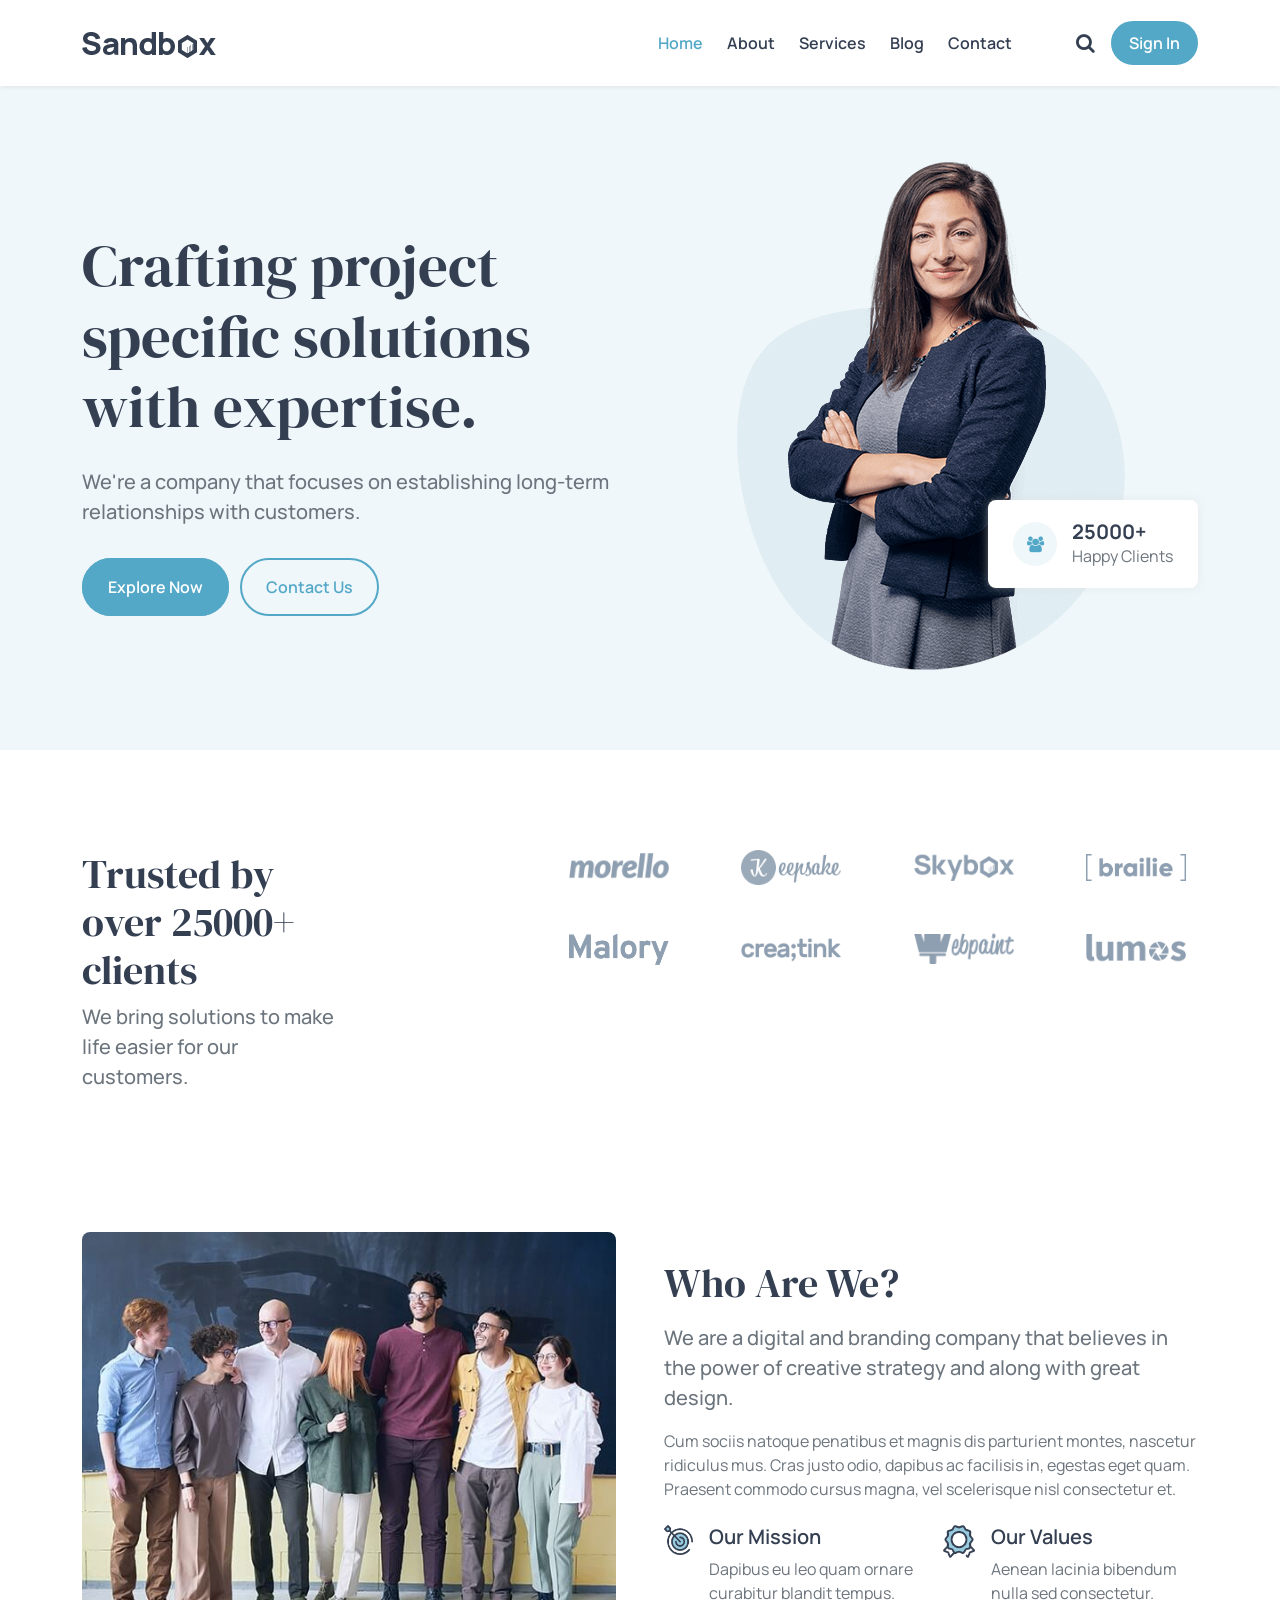
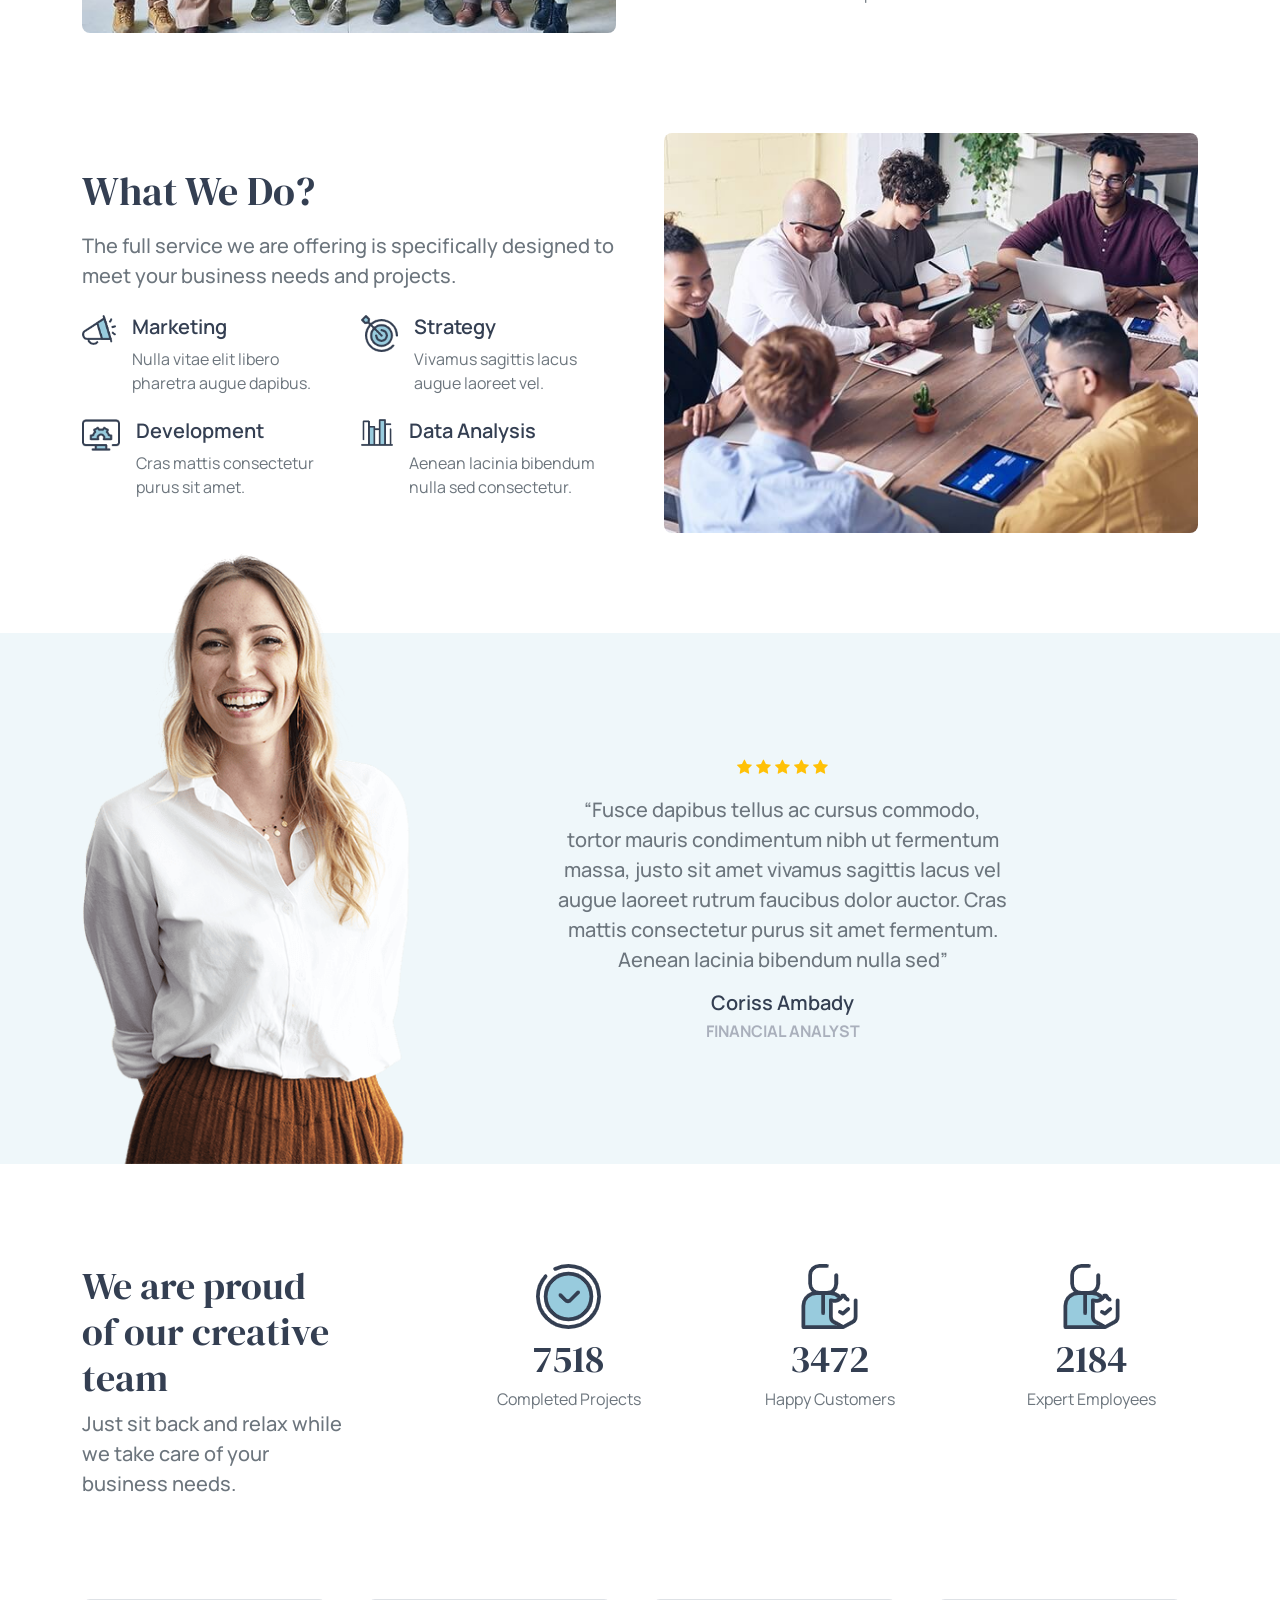
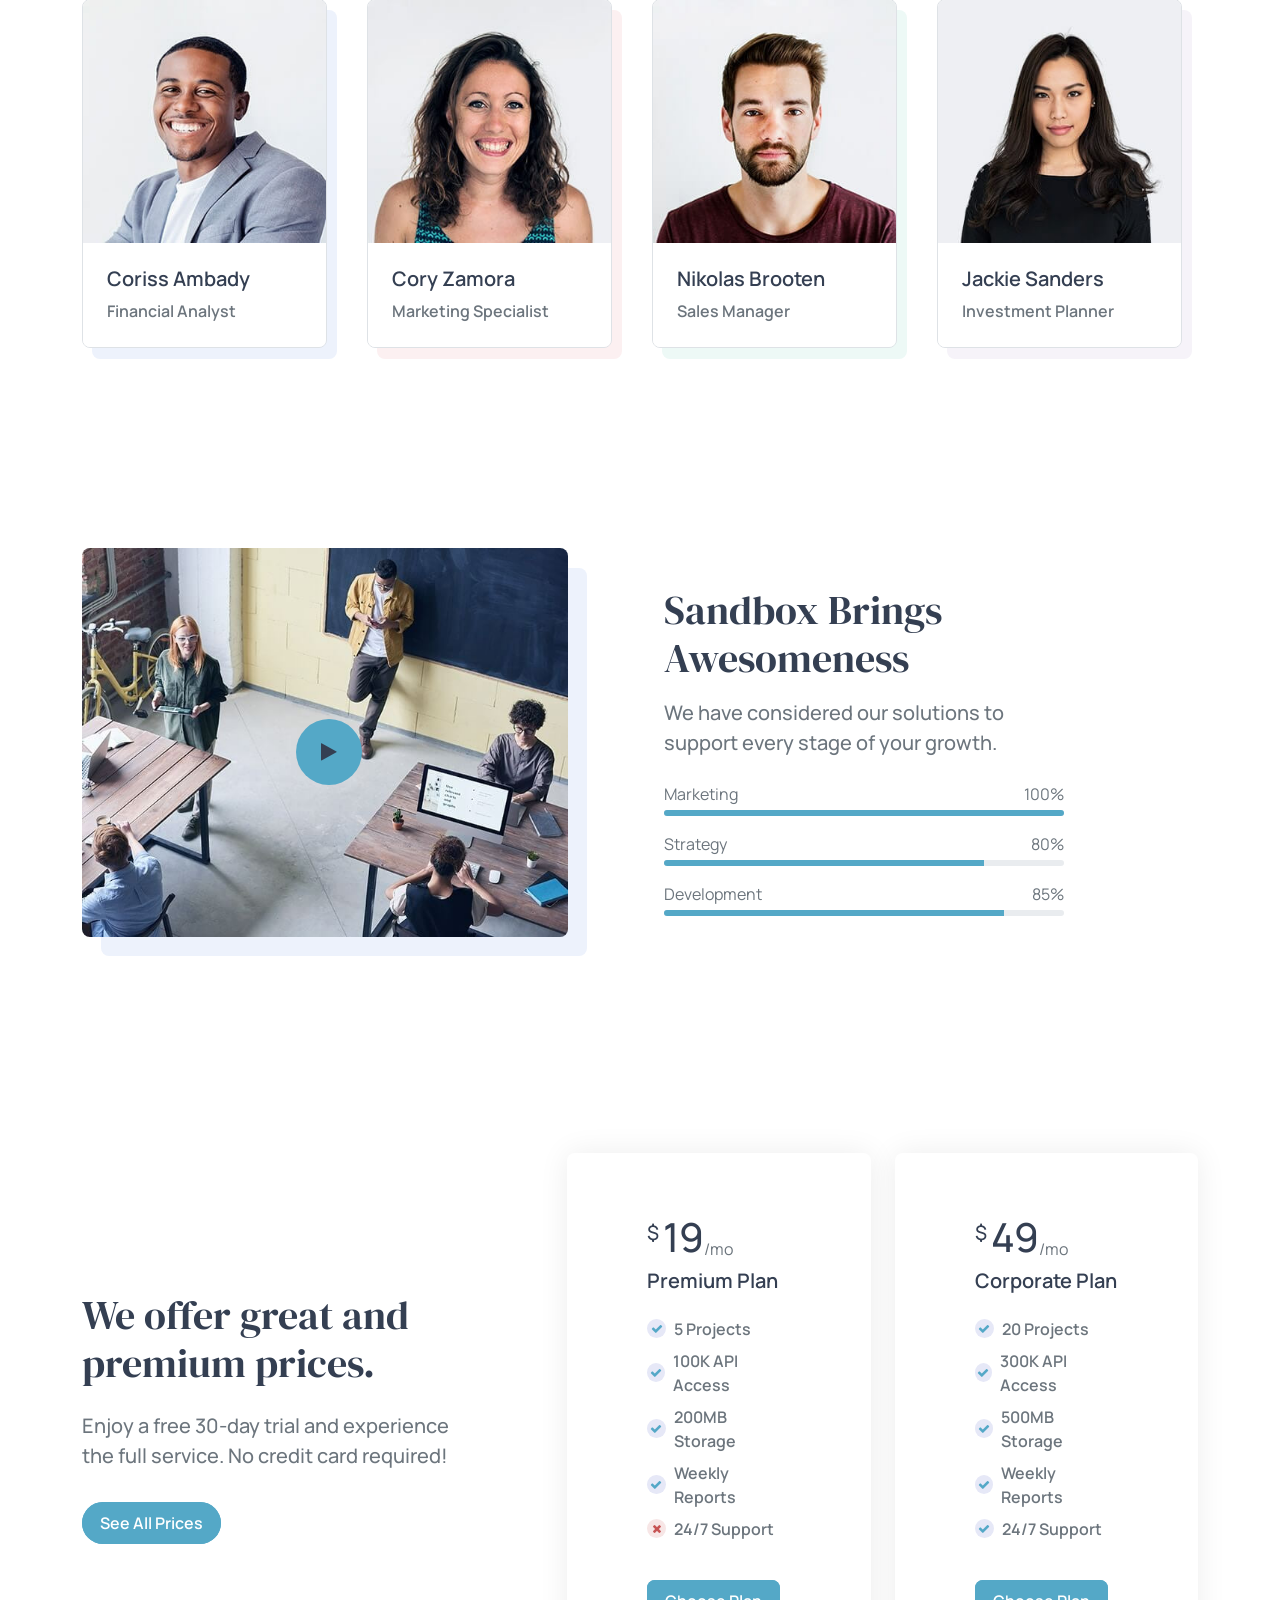
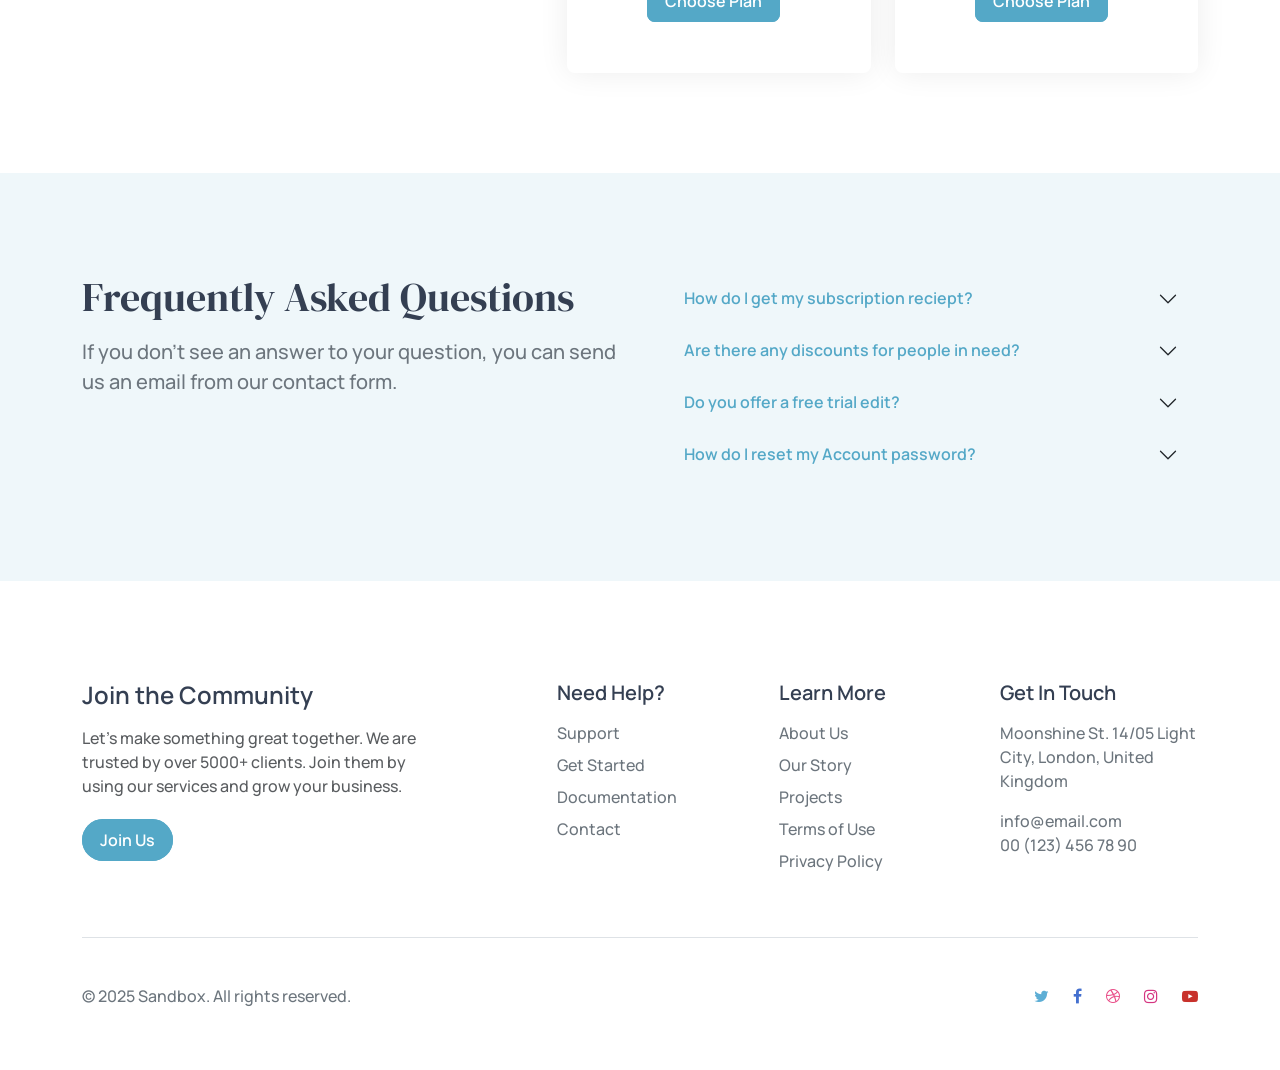
<file: index.html>
<!DOCTYPE html>
<html lang="en">
<head>
    <meta charset="UTF-8">
    <meta name="viewport" content="width=device-width, initial-scale=1">
    <title>Sandbox || Home</title>
    <!-- Icons -->
    <link rel="stylesheet" href="https://cdnjs.cloudflare.com/ajax/libs/font-awesome/4.7.0/css/font-awesome.css" integrity="sha512-5A8nwdMOWrSz20fDsjczgUidUBR8liPYU+WymTZP1lmY9G6Oc7HlZv156XqnsgNUzTyMefFTcsFH/tnJE/+xBg==" crossorigin="anonymous" referrerpolicy="no-referrer"/>
    <link rel="icon" type="png" href="images/logo/2.png">
    <!-- Fonts -->
    <link href="https://fonts.googleapis.com/css2?family=DM+Serif+Display:ital@0;1&family=Manrope:wght@200..800&display=swap" rel="stylesheet">
    <!-- CSS -->
    <link rel="stylesheet" href="https://cdn.jsdelivr.net/npm/bootstrap@5.3.8/dist/css/bootstrap.min.css">
    <link rel="stylesheet" href="css/master.css">
    <link rel="stylesheet" href="css/home.css">
</head>
<body>
    <!-- Navigation Start -->
    <nav class="navbar navbar-expand-lg bg-white">
        <div class="container">
            <a class="navbar-brand" href="#"><img src="images/logo/1.png" alt=""></a>
            <button class="navbar-toggler border-0" type="button" data-bs-toggle="collapse" data-bs-target="#navbarNavAltMarkup"
                aria-controls="navbarNavAltMarkup" aria-expanded="false" aria-label="Toggle navigation">
                <span class="navbar-toggler-icon"></span>
            </button>
            <div class="collapse navbar-collapse justify-content-end" id="navbarNavAltMarkup">
                <div class="navbar-nav align-items-lg-center align-items-start">
                    <a class="nav-link me-lg-2 me-0 mt-lg-0 mt-3 active fw-semibold" aria-current="page" href="#">Home</a>
                    <a class="nav-link me-lg-2 me-0 fw-semibold" href="about.html">About</a>
                    <a class="nav-link me-lg-2 me-0 fw-semibold" href="service.html">Services</a>
                    <a class="nav-link me-lg-2 me-0 fw-semibold" href="blog.html">Blog</a>
                    <a class="nav-link me-lg-5 me-0 fw-semibold" href="contact.html">Contact</a>
                    <div class="d-flex align-items-center my-lg-0 my-2">
                        <a class="nav-link fw-semibold fs-5 me-2" href="contact.html"><i class="fa fa-search" aria-hidden="true"></i></a>
                        <a href="contact.html" class="btn_a px-3 py-2 text-white fw-semibold rounded-5 text-decoration-none">Sign In</a>
                    </div>
                </div>
            </div>
        </div>
    </nav>
    <!-- Navigation End -->


    <!-- Header Start -->
    <header>
        <div class="container">
            <div class="row g-lg-5 g-0 justify-content-center align-items-center">
                <div class="col-lg-6">
                    <h1 class="fancy mb-lg-4 mb-2">Crafting project specific solutions with expertise.</h1>
                    <h5 class="text-secondary lh-base">We're a company that focuses on establishing long-term relationships with customers.</h5>
                    <div class="buttons mt-lg-5 mt-md-5 mt-4 mb-lg-0 mb-5">
                        <a href="contact.html" class="btn_a px-lg-4 px-md-4 px-3 py-lg-3 py-md-3 p-2 text-white fw-semibold rounded-5 text-decoration-none me-2">Explore Now</a>
                        <a href="contact.html" class="btn_b px-lg-4 px-md-4 px-3 py-lg-3 py-md-3 p-2 fw-semibold rounded-5 text-decoration-none">Contact Us</a>
                    </div>
                </div>
                <div class="col-lg-6">
                    <div class="image text-center">
                        <img src="images/header/1.png" class="img-fluid" alt="">
                        <div class="client rounded-3 bg-white d-flex align-items-center">
                            <div class="icon d-flex justify-content-center align-items-center rounded-circle"><i class="fa fa-users" aria-hidden="true"></i></div>
                            <div class="texts text-start">
                                <h5 class="fw-bold mb-0">25000+</h5>
                                <p class="text-secondary mb-0">Happy Clients</p>
                            </div>
                        </div>
                    </div>
                </div>
            </div>
        </div>
    </header>
    <!-- Header End -->


    <!-- Brands Start -->
    <section class="brand">
        <div class="container">
            <div class="row">
                <div class="col-lg-3">
                    <h1 class="fancy">Trusted by over 25000+ clients</h1>
                    <h5 class="text-secondary mb-lg-0 mb-5 lh-base">We bring solutions to make life easier for our customers.</h5>
                </div>
                <div class="col-lg-7 offset-lg-2">
                    <div class="row g-lg-5 g-md-5 g-4 justify-content-center align-items-center">
                        <div class="col-lg-3 col-5">
                            <div class="image mx-auto"><img src="images/logo/brand/1.png" class="img-fluid" alt=""></div>
                        </div>
                        <div class="col-lg-3 col-5">
                            <div class="image mx-auto"><img src="images/logo/brand/2.png" class="img-fluid" alt=""></div>
                        </div>
                        <div class="col-lg-3 col-5">
                            <div class="image mx-auto"><img src="images/logo/brand/3.png" class="img-fluid" alt=""></div>
                        </div>
                        <div class="col-lg-3 col-5">
                            <div class="image mx-auto"><img src="images/logo/brand/4.png" class="img-fluid" alt=""></div>
                        </div>
                        <div class="col-lg-3 col-5">
                            <div class="image mx-auto"><img src="images/logo/brand/5.png" class="img-fluid" alt=""></div>
                        </div>
                        <div class="col-lg-3 col-5">
                            <div class="image mx-auto"><img src="images/logo/brand/6.png" class="img-fluid" alt=""></div>
                        </div>
                        <div class="col-lg-3 col-5">
                            <div class="image mx-auto"><img src="images/logo/brand/7.png" class="img-fluid" alt=""></div>
                        </div>
                        <div class="col-lg-3 col-5">
                            <div class="image mx-auto"><img src="images/logo/brand/8.png" class="img-fluid" alt=""></div>
                        </div>
                    </div>
                </div>
            </div>
        </div>
    </section>
    <!-- Brands End -->


    <!-- Who Are We Start -->
    <section class="waw">
        <div class="container">
            <div class="row g-lg-5 g-md-5 g-4 align-items-center">
                <div class="col-lg-6">
                    <div class="image"><img src="images/waw/1.jpg" class="rounded-3" alt=""></div>
                </div>
                <div class="col-lg-6">
                    <h1 class="fancy mb-3">Who Are We?</h1>
                    <h5 class="text-secondary lh-base mb-3">We are a digital and branding company that believes in the power of creative strategy and along with great design.</h5>
                    <p class="text-secondary lh-base mb-4">Cum sociis natoque penatibus et magnis dis parturient montes, nascetur ridiculus mus. Cras justo odio, dapibus ac
                    facilisis in, egestas eget quam. Praesent commodo cursus magna, vel scelerisque nisl consectetur et.</p>
                    <div class="row g-4 align-items-center">
                        <div class="col-lg-6 col-md-6">
                            <div class="item d-flex">
                                <div class="icon me-3"><img src="images/waw/icon/1.PNG" class="img-fluid" alt=""></div>
                                <div class="texts">
                                    <h5 class="fw-semibold">Our Mission</h5>
                                    <p class="text-secondary lh-base mb-0">Dapibus eu leo quam ornare curabitur blandit tempus.</p>
                                </div>
                            </div>
                        </div>
                        <div class="col-lg-6 col-md-6">
                            <div class="item d-flex">
                                <div class="icon me-3"><img src="images/waw/icon/2.PNG" class="img-fluid" alt=""></div>
                                <div class="texts">
                                    <h5 class="fw-semibold">Our Values</h5>
                                    <p class="text-secondary lh-base mb-0">Aenean lacinia bibendum nulla sed consectetur.</p>
                                </div>
                            </div>
                        </div>
                    </div>
                </div>
            </div>
        </div>
    </section>
    <!-- Who Are We End -->


    <!-- What We Do Start -->
    <section class="wwd">
        <div class="container">
            <div class="row g-lg-5 g-md-5 g-4 align-items-center">
                <div class="col-lg-6">
                    <h1 class="fancy mb-3">What We Do?</h1>
                    <h5 class="text-secondary lh-base mb-4">The full service we are offering is specifically designed to meet your business needs and projects.</h5>
                    <div class="row g-4 align-items-center">
                        <div class="col-lg-6 col-md-6">
                            <div class="item d-flex">
                                <div class="icon me-3"><img src="images/waw/icon/3.PNG" class="img-fluid" alt=""></div>
                                <div class="texts">
                                    <h5 class="fw-semibold">Marketing</h5>
                                    <p class="text-secondary lh-base mb-0">Nulla vitae elit libero pharetra augue dapibus.</p>
                                </div>
                            </div>
                        </div>
                        <div class="col-lg-6 col-md-6">
                            <div class="item d-flex">
                                <div class="icon me-3"><img src="images/waw/icon/1.PNG" class="img-fluid" alt=""></div>
                                <div class="texts">
                                    <h5 class="fw-semibold">Strategy</h5>
                                    <p class="text-secondary lh-base mb-0">Vivamus sagittis lacus augue laoreet vel.
                                    </p>
                                </div>
                            </div>
                        </div>
                        <div class="col-lg-6 col-md-6">
                            <div class="item d-flex">
                                <div class="icon me-3"><img src="images/waw/icon/4.PNG" class="img-fluid" alt=""></div>
                                <div class="texts">
                                    <h5 class="fw-semibold">Development</h5>
                                    <p class="text-secondary lh-base mb-0">Cras mattis consectetur purus sit amet.</p>
                                </div>
                            </div>
                        </div>
                        <div class="col-lg-6 col-md-6">
                            <div class="item d-flex">
                                <div class="icon me-3"><img src="images/waw/icon/5.PNG" class="img-fluid" alt=""></div>
                                <div class="texts">
                                    <h5 class="fw-semibold">Data Analysis</h5>
                                    <p class="text-secondary lh-base mb-0">Aenean lacinia bibendum nulla sed consectetur.
                                    </p>
                                </div>
                            </div>
                        </div>
                    </div>
                </div>
                <div class="col-lg-6">
                    <div class="image"><img src="images/waw/2.jpg" class="rounded-3" alt=""></div>
                </div>
            </div>
        </div>
    </section>
    <!-- What We Do End -->


    <!-- Testimonial Start -->
    <section class="testimonial">
        <div class="container">
            <div class="row align-items-center">
                <div class="col-lg-4">
                    <div class="image d-lg-block d-none"><img src="images/testimonial/1.png" class="img-fluid" alt=""></div>
                </div>
                <div class="col-lg-5 offset-lg-1">
                    <div class="wrapper text-center">
                        <ul class="rate ps-0 list-unstyled d-flex justify-content-center align-items-center">
                            <li class="text-warning me-1"><i class="fa fa-star" aria-hidden="true"></i></li>
                            <li class="text-warning me-1"><i class="fa fa-star" aria-hidden="true"></i></li>
                            <li class="text-warning me-1"><i class="fa fa-star" aria-hidden="true"></i></li>
                            <li class="text-warning me-1"><i class="fa fa-star" aria-hidden="true"></i></li>
                            <li class="text-warning"><i class="fa fa-star" aria-hidden="true"></i></li>
                        </ul>
                        <h5 class="text-secondary lh-base mb-3">“Fusce dapibus tellus ac cursus commodo, tortor mauris condimentum nibh ut fermentum massa, justo sit amet vivamus
                        sagittis lacus vel augue laoreet rutrum faucibus dolor auctor. Cras mattis consectetur purus sit amet fermentum. Aenean
                        lacinia bibendum nulla sed”</h5>
                        <h5 class="fw-semibold mb-1 dark">Coriss Ambady</h5>
                        <p class="mb-0 fw-bold">FINANCIAL ANALYST</p>
                    </div>
                </div>
            </div>
        </div>
    </section>
    <!-- Testimonial End -->


    <!-- Team Top Start -->
    <section class="team_top">
        <div class="container">
            <div class="row">
                <div class="col-lg-3">
                    <h1 class="fancy">We are proud of our creative team</h1>
                    <h5 class="text-secondary mb-lg-0 mb-5 lh-base">Just sit back and relax while we take care of your business needs.</h5>
                </div>
                <div class="col-lg-8 offset-lg-1">
                    <div class="row g-5">
                        <div class="col-lg-4 col-md-4">
                            <div class="item text-center">
                                <div class="icon"><img src="images/waw/icon/6.PNG" class="img-fluid" alt=""></div>
                                <h2 class="fancy mb-1 mt-2">7518</h2>
                                <p class="text-secondary mb-0">Completed Projects</p>
                            </div>
                        </div>
                        <div class="col-lg-4 col-md-4">
                            <div class="item text-center">
                                <div class="icon"><img src="images/waw/icon/7.PNG" class="img-fluid" alt=""></div>
                                <h2 class="fancy mb-1 mt-2">3472</h2>
                                <p class="text-secondary mb-0">Happy Customers</p>
                            </div>
                        </div>
                        <div class="col-lg-4 col-md-4">
                            <div class="item text-center">
                                <div class="icon"><img src="images/waw/icon/7.PNG" class="img-fluid" alt=""></div>
                                <h2 class="fancy mb-1 mt-2">2184</h2>
                                <p class="text-secondary mb-0">Expert Employees</p>
                            </div>
                        </div>
                    </div>
                </div>
            </div>
        </div>
    </section>
    <!-- Team Top End -->


    <!-- Team Bottom Start -->
    <section class="team_btm">
        <div class="container">
            <div class="row g-lg-4 g-md-4 g-3">
                <div class="col-lg-3 col-md-6">
                    <div class="wrapper me-3 mb-lg-0 mb-3">
                        <div class="item rounded-3 border">
                            <div class="image"><img src="images/team/1.jpg" alt=""></div>
                            <div class="texts bg-white p-4">
                                <h5 class="fw-semibold">Coriss Ambady</h5>
                                <p class="text-secondary mb-0 fw-semibold">Financial Analyst</p>
                            </div>
                        </div>
                        <div class="bg rounded-3 a"></div>
                    </div>
                </div>
                <div class="col-lg-3 col-md-6">
                    <div class="wrapper me-3 mb-lg-0 mb-3">
                        <div class="item rounded-3 border">
                            <div class="image"><img src="images/team/2.jpg" alt=""></div>
                            <div class="texts bg-white p-4">
                                <h5 class="fw-semibold">Cory Zamora</h5>
                                <p class="text-secondary mb-0 fw-semibold">Marketing Specialist</p>
                            </div>
                        </div>
                        <div class="bg rounded-3 b"></div>
                    </div>
                </div>
                <div class="col-lg-3 col-md-6">
                    <div class="wrapper me-3 mb-lg-0 mb-3">
                        <div class="item rounded-3 border">
                            <div class="image"><img src="images/team/3.jpg" alt=""></div>
                            <div class="texts bg-white p-4">
                                <h5 class="fw-semibold">Nikolas Brooten</h5>
                                <p class="text-secondary mb-0 fw-semibold">Sales Manager</p>
                            </div>
                            <div class="bg rounded-3 c"></div>
                        </div>
                    </div>
                </div>
                <div class="col-lg-3 col-md-6">
                    <div class="wrapper me-3 mb-lg-0 mb-3">
                        <div class="item rounded-3 border">
                            <div class="image"><img src="images/team/4.jpg" alt=""></div>
                            <div class="texts bg-white p-4">
                                <h5 class="fw-semibold">Jackie Sanders</h5>
                                <p class="text-secondary mb-0 fw-semibold">Investment Planner</p>
                            </div>
                        </div>
                        <div class="bg rounded-3 d"></div>
                    </div>
                </div>
            </div>
        </div>
    </section>
    <!-- Team Bottom End -->


    <!-- Sandbox Start -->
    <section class="sandbox">
        <div class="container">
            <div class="row g-lg-5 g-md-5 g-4 justify-content-center align-items-center">
                <div class="col-lg-6">
                    <div class="wrapper me-lg-5 me-3 mb-3">
                        <div class="image text-center">
                            <img src="images/sandbox/1.jpg" class="rounded-3" alt="">
                            <a href="#" class="text-decoration-none rounded-circle fs-5 d-flex justify-content-center align-items-center"><i
                                    class="fa fa-play" aria-hidden="true"></i></a>
                        </div>
                        <div class="bg rounded-3"></div>
                    </div>
                </div>
                <div class="col-lg-6">
                    <div class="headline">
                        <h1 class="fancy mb-3">Sandbox Brings Awesomeness</h1>
                        <h5 class="text-secondary lh-base mb-4">We have considered our solutions to support every stage of your growth.</h5>
                    </div>
                    <div class="progress_bar mb-3">
                        <div class="labels d-flex justify-content-between align-items-center">
                            <p class="text-secondary mb-1">Marketing</p>
                            <p class="text-secondary mb-1">100%</p>
                        </div>
                        <div class="progress" role="progressbar" aria-label="Example 20px high" aria-valuenow="25" aria-valuemin="0"
                            aria-valuemax="100" style="height: 6px">
                            <div class="progress-bar" style="width: 100%"></div>
                        </div>
                    </div>
                    <div class="progress_bar mb-3">
                        <div class="labels d-flex justify-content-between align-items-center">
                            <p class="text-secondary mb-1">Strategy</p>
                            <p class="text-secondary mb-1">80%</p>
                        </div>
                        <div class="progress" role="progressbar" aria-label="Example 20px high" aria-valuenow="25" aria-valuemin="0"
                            aria-valuemax="100" style="height: 6px">
                            <div class="progress-bar" style="width: 80%"></div>
                        </div>
                    </div>
                    <div class="progress_bar">
                        <div class="labels d-flex justify-content-between align-items-center">
                            <p class="text-secondary mb-1">Development</p>
                            <p class="text-secondary mb-1">85%</p>
                        </div>
                        <div class="progress" role="progressbar" aria-label="Example 20px high" aria-valuenow="25" aria-valuemin="0"
                            aria-valuemax="100" style="height: 6px">
                            <div class="progress-bar" style="width: 85%"></div>
                        </div>
                    </div>
                </div>
            </div>
        </div>
    </section>
    <!-- Sandbox End -->


    <!-- Pricing Start -->
    <section class="pricing">
        <div class="container">
            <div class="row g-5 align-items-center">
                <div class="col-lg-5">
                    <div class="headline">
                        <h1 class="fancy mb-lg-4 mb-md-4 mb-3">We offer great and premium prices.</h1>
                        <h5 class="text-secondary lh-base mb-lg-4 mb-md-4 mb-2">Enjoy a free 30-day trial and experience the full service. No credit card required!</h5>
                        <div class="margin_top"></div>
                        <a href="contact.html" class="btn_a px-3 py-2 text-white fw-semibold rounded-5 text-decoration-none">See All Prices</a>
                    </div>
                </div>
                <div class="col-lg-7">
                    <div class="row g-lg-4 g-md-4 g-3">
                        <div class="col-lg-6 col-md-6">
                            <div class="item rounded-3">
                                <div class="d-flex">
                                    <h5 class="mt-2 me-1">$</h5>
                                    <h1 class="mt-lg-0 mt-md-0 mt-1">19</h1>
                                    <p class="text-secondary mt-lg-4 mt-3 mb-0">/mo</p>
                                </div>
                                <h5 class="fw-semibold mb-4">Premium Plan</h5>
                                <ul class="benefits ps-0 list-unstyled mb-5">
                                    <li class="d-flex align-items-center mb-2"><div class="check me-2 rounded-circle d-flex justify-content-center align-items-center"><i class="fa fa-check" aria-hidden="true"></i></div><p class="text-secondary mb-0 fw-semibold">5 Projects</p></li>
                                    <li class="d-flex align-items-center mb-2"><div class="check me-2 rounded-circle d-flex justify-content-center align-items-center"><i class="fa fa-check" aria-hidden="true"></i></div><p class="text-secondary mb-0 fw-semibold">100K API Access</p></li>
                                    <li class="d-flex align-items-center mb-2"><div class="check me-2 rounded-circle d-flex justify-content-center align-items-center"><i class="fa fa-check" aria-hidden="true"></i></div><p class="text-secondary mb-0 fw-semibold">200MB Storage</p></li>
                                    <li class="d-flex align-items-center mb-2"><div class="check me-2 rounded-circle d-flex justify-content-center align-items-center"><i class="fa fa-check" aria-hidden="true"></i></div><p class="text-secondary mb-0 fw-semibold">Weekly Reports</p></li>
                                    <li class="d-flex align-items-center"><div class="cross me-2 rounded-circle d-flex justify-content-center align-items-center"><i class="fa fa-times" aria-hidden="true"></i></div><p class="text-secondary mb-0 fw-semibold">24/7 Support</p></li>
                                </ul>
                                <a href="contact.html" class="btn_a px-3 py-2 text-white fw-semibold rounded-3 text-decoration-none">Choose Plan</a>
                            </div>
                        </div>
                        <div class="col-lg-6 col-md-6">
                            <div class="item rounded-3">
                                <div class="d-flex">
                                    <h5 class="mt-2 me-1">$</h5>
                                    <h1 class="mt-lg-0 mt-md-0 mt-1">49</h1>
                                    <p class="text-secondary mt-lg-4 mt-3 mb-0">/mo</p>
                                </div>
                                <h5 class="fw-semibold mb-4">Corporate Plan</h5>
                                <ul class="benefits ps-0 list-unstyled mb-5">
                                    <li class="d-flex align-items-center mb-2"><div class="check me-2 rounded-circle d-flex justify-content-center align-items-center"><i class="fa fa-check" aria-hidden="true"></i></div><p class="text-secondary mb-0 fw-semibold">20 Projects</p></li>
                                    <li class="d-flex align-items-center mb-2"><div class="check me-2 rounded-circle d-flex justify-content-center align-items-center"><i class="fa fa-check" aria-hidden="true"></i></div><p class="text-secondary mb-0 fw-semibold">300K API Access</p></li>
                                    <li class="d-flex align-items-center mb-2"><div class="check me-2 rounded-circle d-flex justify-content-center align-items-center"><i class="fa fa-check" aria-hidden="true"></i></div><p class="text-secondary mb-0 fw-semibold">500MB Storage</p></li>
                                    <li class="d-flex align-items-center mb-2"><div class="check me-2 rounded-circle d-flex justify-content-center align-items-center"><i class="fa fa-check" aria-hidden="true"></i></div><p class="text-secondary mb-0 fw-semibold">Weekly Reports</p></li>
                                    <li class="d-flex align-items-center"><div class="check me-2 rounded-circle d-flex justify-content-center align-items-center"><i class="fa fa-check" aria-hidden="true"></i></div><p class="text-secondary mb-0 fw-semibold">24/7 Support</p></li>
                                </ul>
                                <a href="contact.html" class="btn_a px-3 py-2 text-white fw-semibold rounded-3 text-decoration-none">Choose Plan</a>
                            </div>
                        </div>
                    </div>
                </div>
            </div>
        </div>
    </section>
    <!-- Pricing End -->


    <!-- FAQ Start -->
    <section class="faq">
        <div class="container">
            <div class="row g-lg-5 g-md-5 g-4">
                <div class="col-lg-6">
                    <h1 class="fancy mb-3">Frequently Asked Questions</h1>
                    <h5 class="text-secondary mb-0 lh-base">If you don't see an answer to your question, you can send us an email from our contact form.</h5>
                </div>
                <div class="col-lg-6">
                    <div class="accordion accordion-flush" id="accordionFlushExample">
                        <div class="accordion-item bg-transparent border-0">
                            <h2 class="accordion-header">
                                <button class="accordion-button bg-transparent collapsed fw-semibold" type="button" data-bs-toggle="collapse"
                                    data-bs-target="#flush-collapseOne" aria-expanded="false" aria-controls="flush-collapseOne">
                                    How do I get my subscription reciept?
                                </button>
                            </h2>
                            <div id="flush-collapseOne" class="accordion-collapse collapse" data-bs-parent="#accordionFlushExample">
                                <div class="accordion-body text-secondary">Fusce dapibus, tellus ac cursus commodo, tortor mauris condimentum nibh, ut fermentum massa justo sit amet risus.</div>
                            </div>
                        </div>
                        <div class="accordion-item bg-transparent border-0">
                            <h2 class="accordion-header">
                                <button class="accordion-button bg-transparent collapsed fw-semibold" type="button" data-bs-toggle="collapse"
                                    data-bs-target="#flush-collapseTwo" aria-expanded="false" aria-controls="flush-collapseTwo">
                                    Are there any discounts for people in need?
                                </button>
                            </h2>
                            <div id="flush-collapseTwo" class="accordion-collapse collapse" data-bs-parent="#accordionFlushExample">
                                <div class="accordion-body text-secondary">Fusce dapibus, tellus ac cursus commodo, tortor mauris condimentum nibh, ut fermentum massa justo sit amet risus.</div>
                            </div>
                        </div>
                        <div class="accordion-item bg-transparent border-0">
                            <h2 class="accordion-header">
                                <button class="accordion-button bg-transparent collapsed fw-semibold" type="button" data-bs-toggle="collapse"
                                    data-bs-target="#flush-collapseThree" aria-expanded="false" aria-controls="flush-collapseThree">
                                    Do you offer a free trial edit?
                                </button>
                            </h2>
                            <div id="flush-collapseThree" class="accordion-collapse collapse" data-bs-parent="#accordionFlushExample">
                                <div class="accordion-body text-secondary">Fusce dapibus, tellus ac cursus commodo, tortor mauris condimentum nibh, ut fermentum massa justo sit amet risus.</div>
                            </div>
                        </div>
                        <div class="accordion-item bg-transparent border-0">
                            <h2 class="accordion-header">
                                <button class="accordion-button bg-transparent collapsed fw-semibold" type="button" data-bs-toggle="collapse"
                                    data-bs-target="#flush-collapseFour" aria-expanded="false" aria-controls="flush-collapseFour">
                                    How do I reset my Account password?
                                </button>
                            </h2>
                            <div id="flush-collapseFour" class="accordion-collapse collapse" data-bs-parent="#accordionFlushExample">
                                <div class="accordion-body text-secondary">Fusce dapibus, tellus ac cursus commodo, tortor mauris condimentum nibh, ut fermentum massa justo sit amet risus.</div>
                            </div>
                        </div>
                    </div>
                </div>
            </div>
        </div>
    </section>
    <!-- FAQ End -->


    <!-- Footer Start -->
    <footer>
        <div class="container">
            <div class="row">
                <div class="col-lg-4">
                    <h4 class="fw-semibold mb-3">Join the Community</h4>
                    <h6 class="text-muted lh-base">Let's make something great together. We are trusted by over 5000+ clients. Join them by using our services and grow your
                    business.</h6>
                    <a href="contact.html" class="btn_a px-3 py-2 text-white fw-semibold rounded-5 text-decoration-none">Join Us</a>
                </div>
                <div class="col-lg-7 offset-lg-1">
                    <div class="row">
                        <div class="col-lg-4 col-md-4">
                            <h5 class="fw-semibold mb-lg-3 mb-md-3 mb-2 mt-lg-0 mt-5">Need Help?</h5>
                            <ul class="links ps-0 list-unstyled">
                                <li class="mb-lg-2 mb-md-2 mb-0"><a href="#" class="text-secondary text-decoration-none">Support</a></li>
                                <li class="mb-lg-2 mb-md-2 mb-0"><a href="#" class="text-secondary text-decoration-none">Get Started</a></li>
                                <li class="mb-lg-2 mb-md-2 mb-0"><a href="#" class="text-secondary text-decoration-none">Documentation</a></li>
                                <li><a href="contact.html" class="text-secondary text-decoration-none">Contact</a></li>
                            </ul>
                        </div>
                        <div class="col-lg-4 col-md-4">
                            <h5 class="fw-semibold mb-lg-3 mb-md-3 mb-2 mt-lg-0 mt-md-5 mt-4">Learn More</h5>
                            <ul class="links ps-0 list-unstyled">
                                <li class="mb-lg-2 mb-md-2 mb-0"><a href="about.html" class="text-secondary text-decoration-none">About Us</a></li>
                                <li class="mb-lg-2 mb-md-2 mb-0"><a href="#" class="text-secondary text-decoration-none">Our Story</a></li>
                                <li class="mb-lg-2 mb-md-2 mb-0"><a href="#" class="text-secondary text-decoration-none">Projects</a></li>
                                <li class="mb-lg-2 mb-md-2 mb-0"><a href="#" class="text-secondary text-decoration-none">Terms of Use</a></li>
                                <li><a href="#" class="text-secondary text-decoration-none">Privacy Policy</a></li>
                            </ul>
                        </div>
                        <div class="col-lg-4 col-md-4">
                            <h5 class="fw-semibold mb-3 mt-lg-0 mt-md-0 margin_top mt-4">Get In Touch</h5>
                            <p class="text-secondary mb-lg-3 mb-md-3 mb-2">Moonshine St. 14/05 Light City, London, United Kingdom</p>
                            <a href="#" class="email d-block text-secondary text-decoration-none">info@email.com</a>
                            <a href="#" class="number d-block text-secondary text-decoration-none">00 (123) 456 78 90</a>
                        </div>
                    </div>
                </div>
            </div>
            <div class="copyright border-top mt-5">
                <div class="row justify-content-between">
                    <div class="col-lg-6 col-md-6">
                        <p class="text-secondary mb-0 text-lg-start text-md-start text-center mb-lg-0 mb-md-0 mb-2">© 2025 Sandbox. All rights reserved.</p>
                    </div>
                    <div class="col-lg-6 col-md-6">
                        <ul class="socials ps-0 list-unstyled d-flex align-items-center justify-content-lg-end justify-content-md-end justify-content-center">
                            <li class="me-4"><a href="#" class="text-decoration-none twitter"><i class="fa fa-twitter" aria-hidden="true"></i></a></li>
                            <li class="me-4"><a href="#" class="text-decoration-none facebook"><i class="fa fa-facebook" aria-hidden="true"></i></a></li>
                            <li class="me-4"><a href="#" class="text-decoration-none dribbble"><i class="fa fa-dribbble" aria-hidden="true"></i></a></li>
                            <li class="me-4"><a href="#" class="text-decoration-none instagram"><i class="fa fa-instagram" aria-hidden="true"></i></a></li>
                            <li><a href="#" class="text-decoration-none youtube"><i class="fa fa-youtube-play" aria-hidden="true"></i></a></li>
                        </ul>
                    </div>
                </div>
            </div>
        </div>
    </footer>
    <!-- Footer End -->


    <!-- Javascript -->
    <script src="https://cdn.jsdelivr.net/npm/bootstrap@5.3.8/dist/js/bootstrap.bundle.min.js"></script>
</body>
</html>
</file>
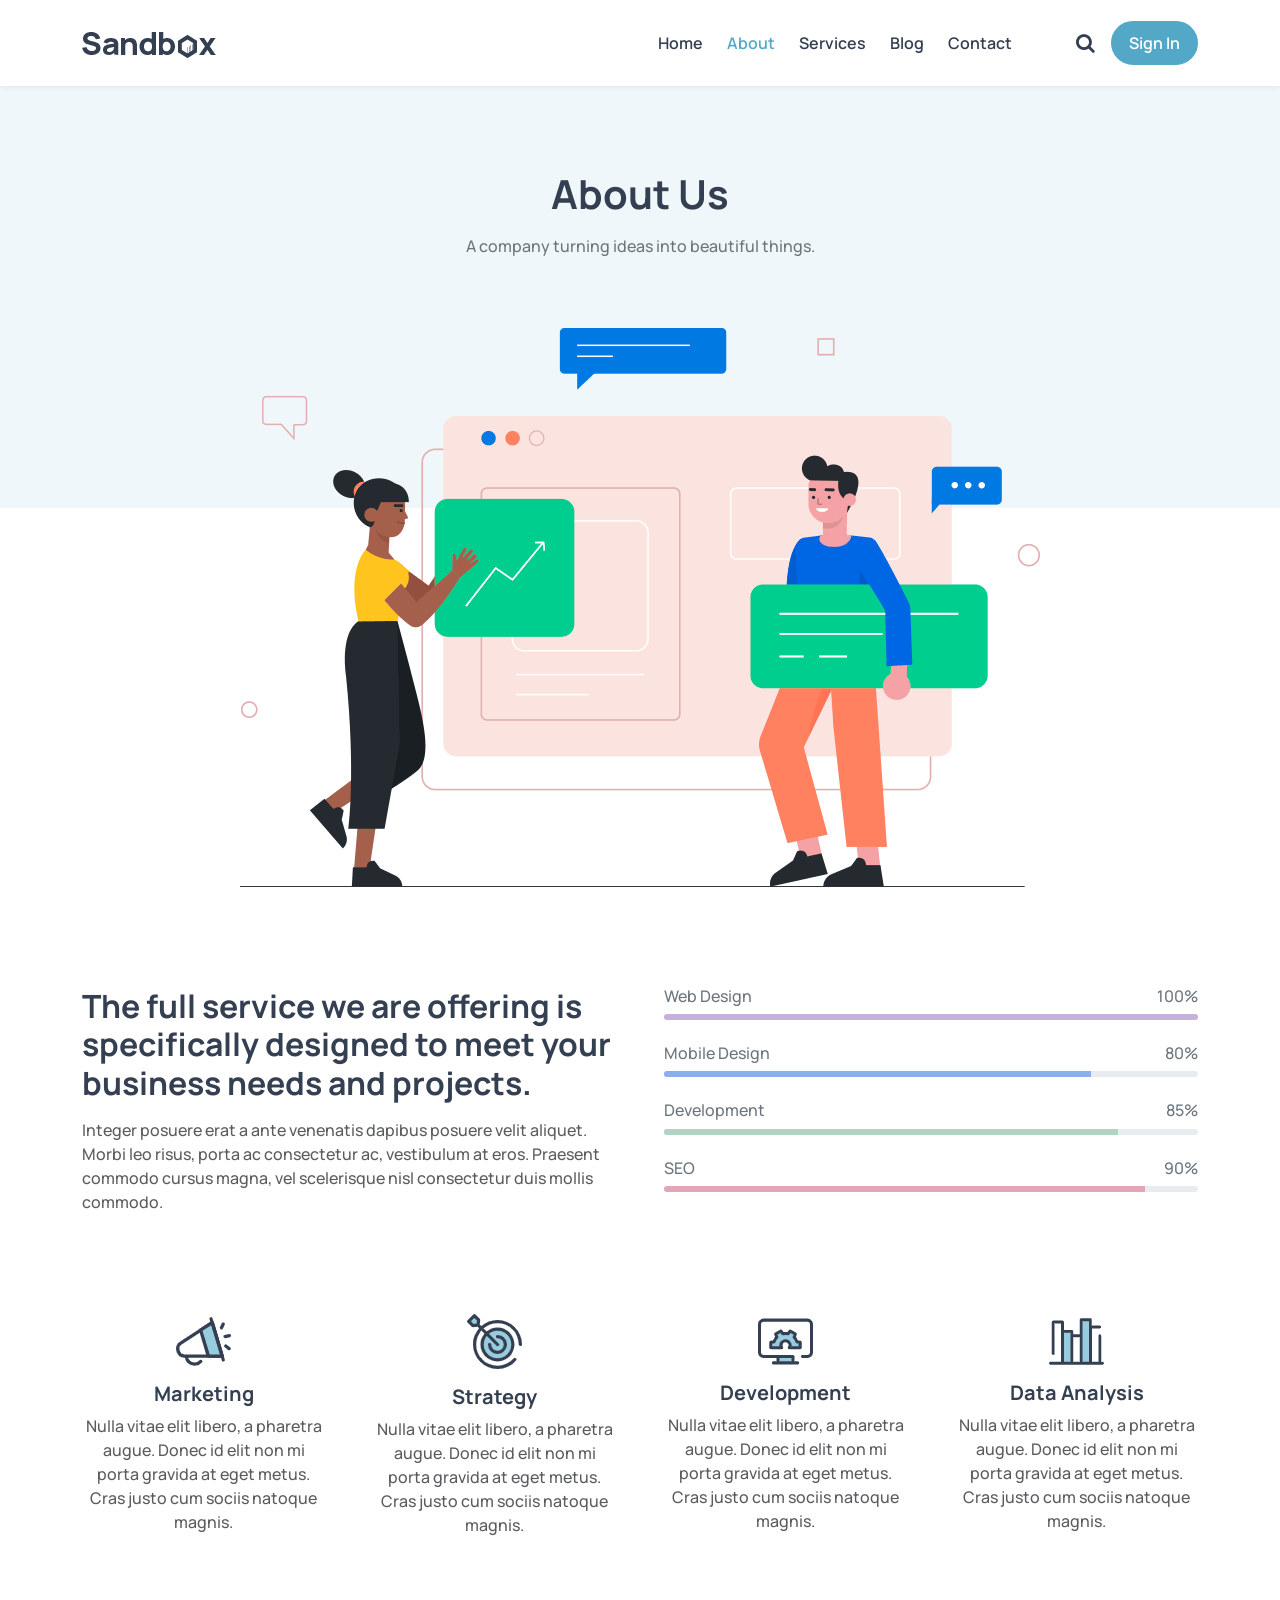
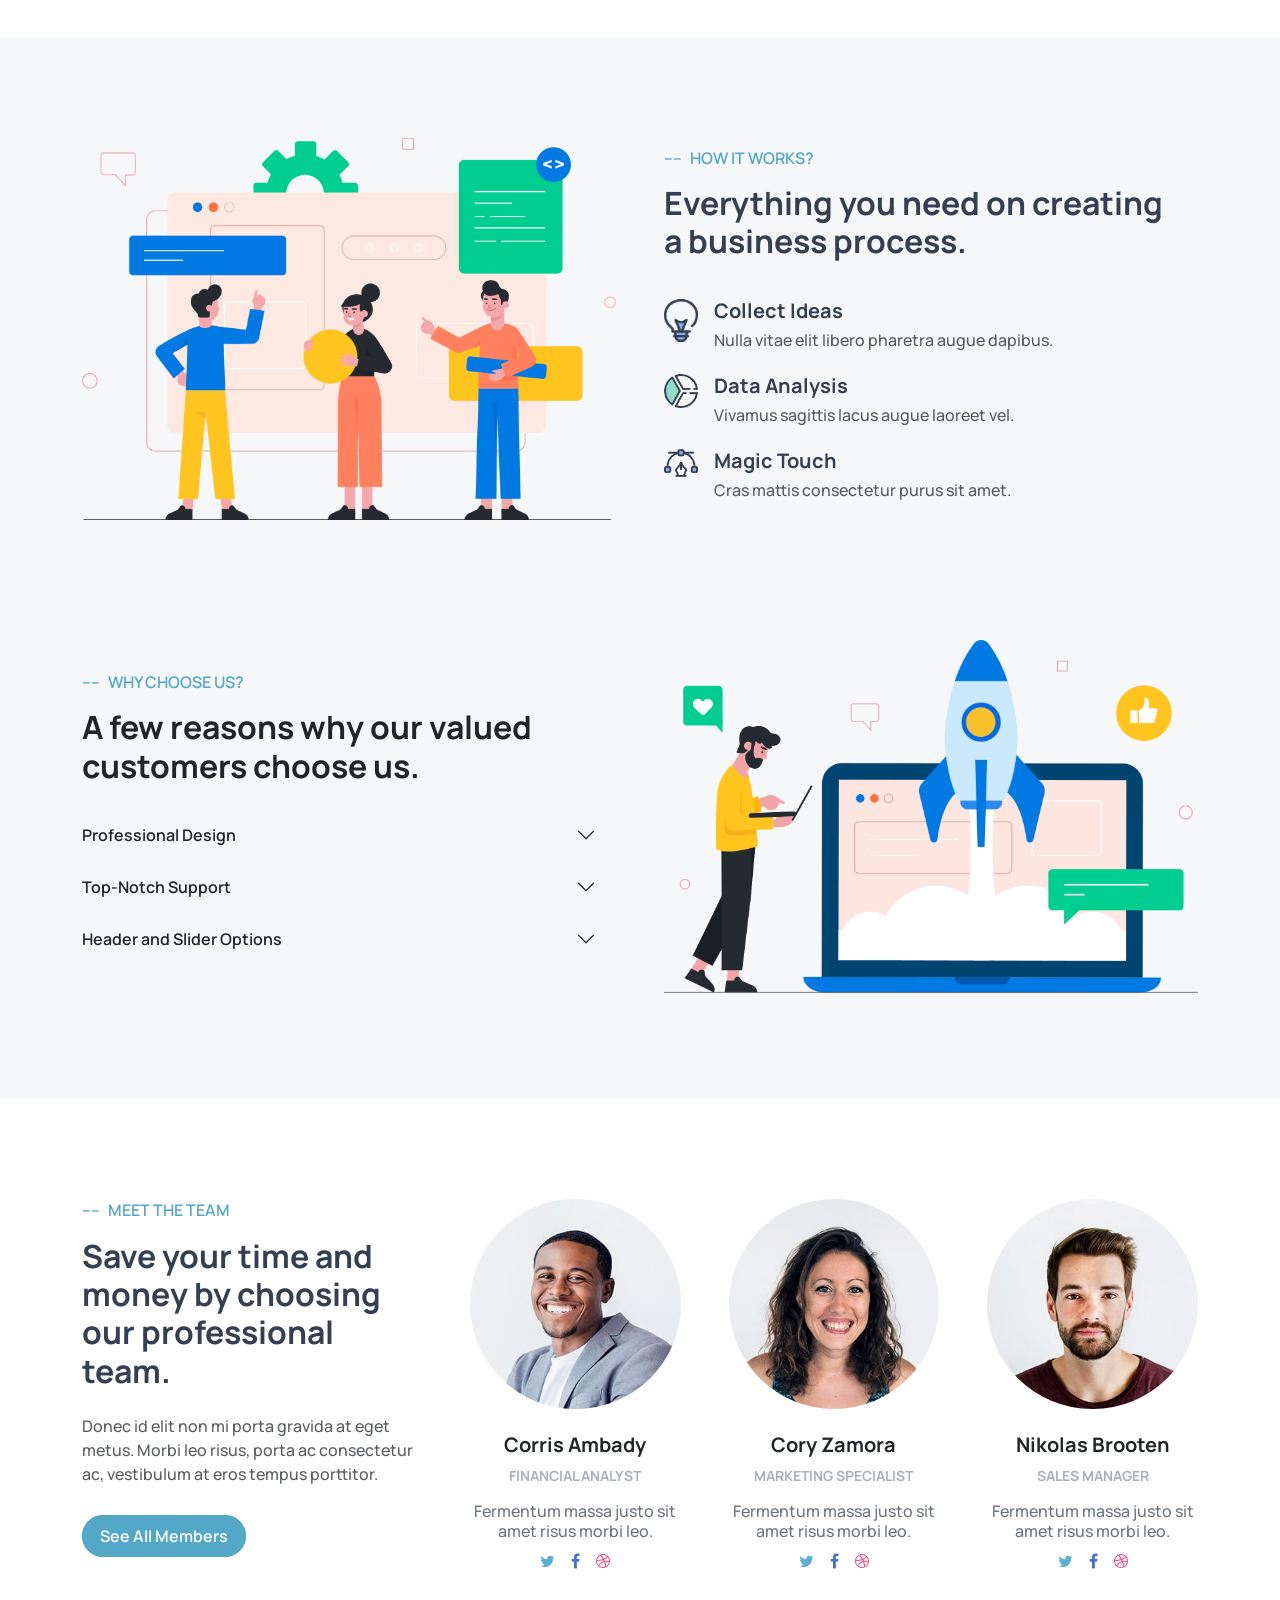
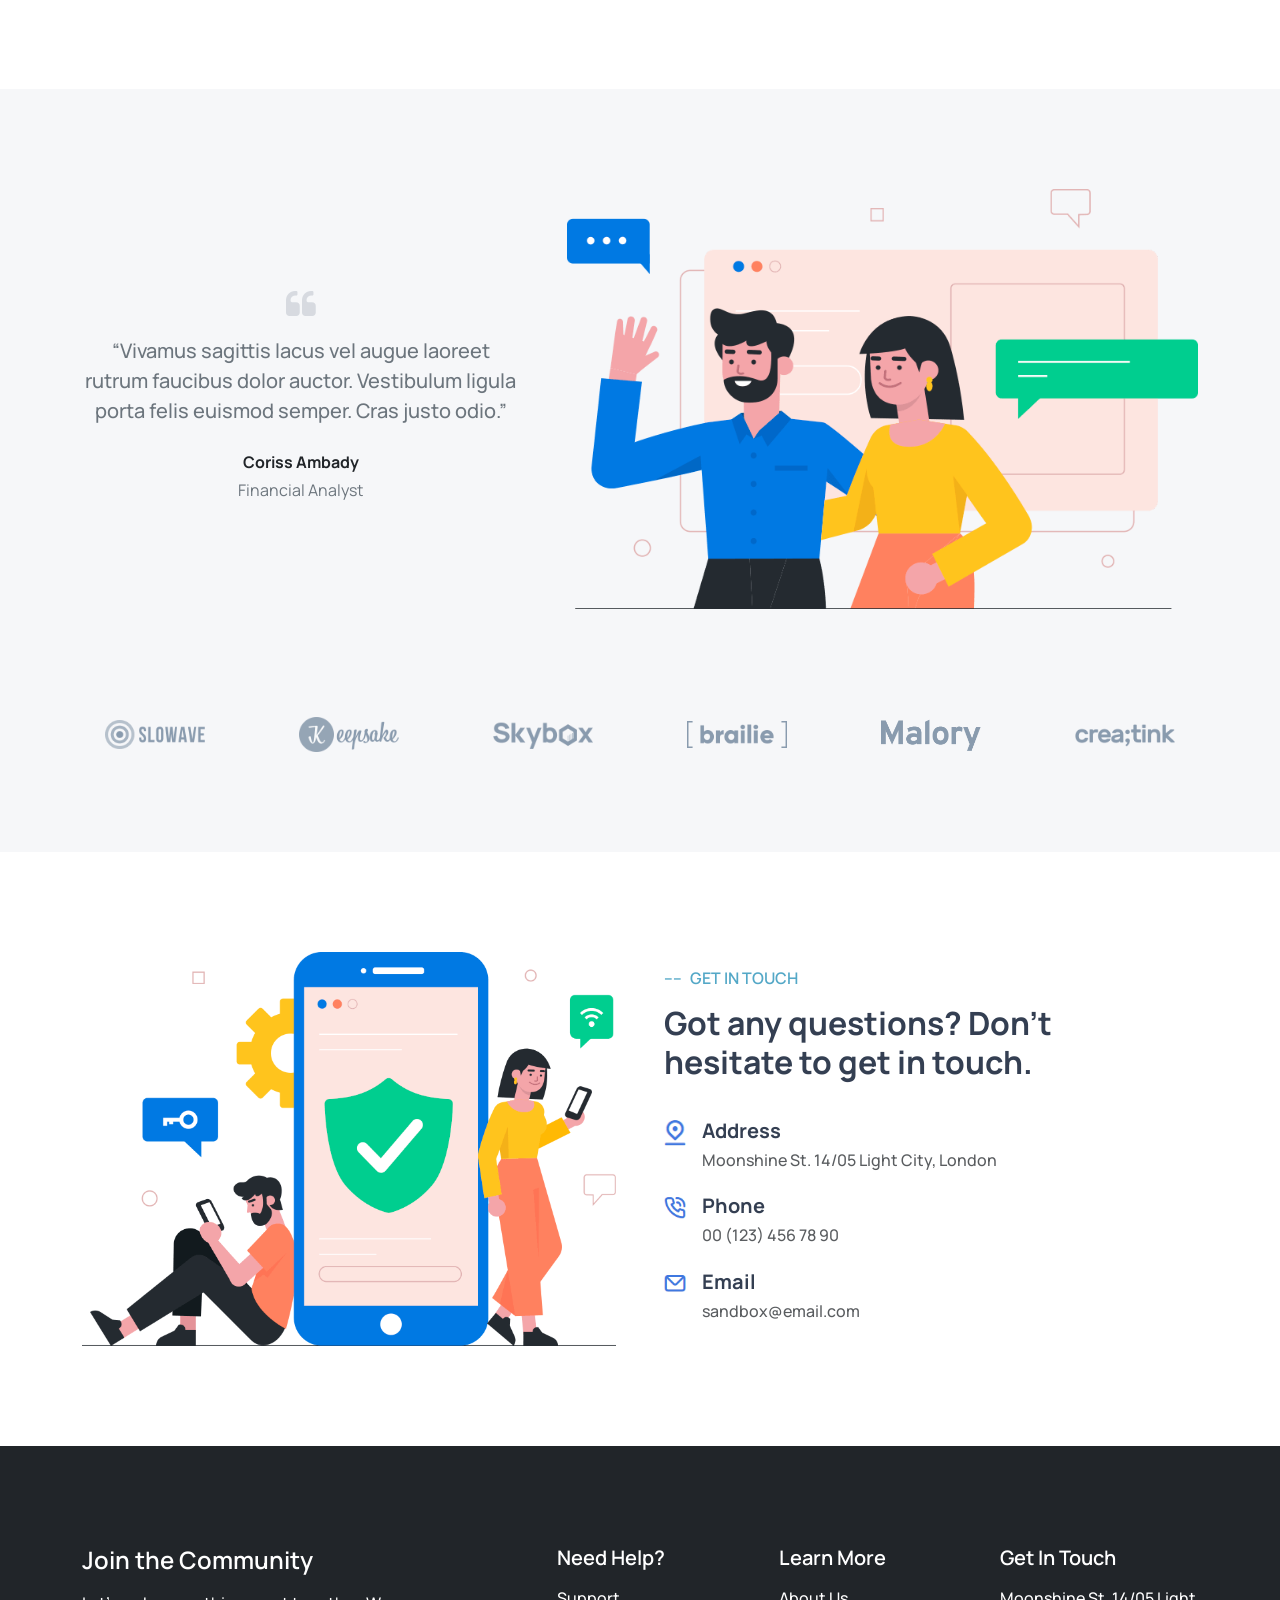
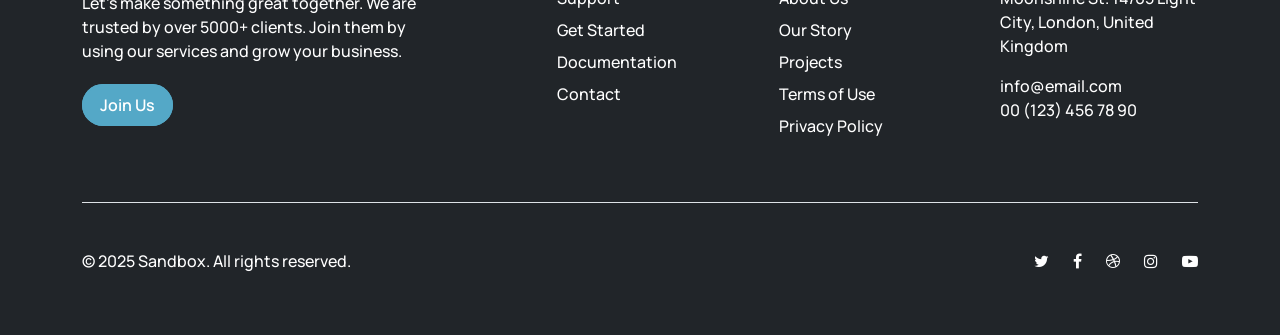
<file: about.html>
<!DOCTYPE html>
<html lang="en">
<head>
    <meta charset="UTF-8">
    <meta name="viewport" content="width=device-width, initial-scale=1">
    <title>Sandbox || About</title>
    <!-- Icons -->
    <link rel="stylesheet" href="https://cdnjs.cloudflare.com/ajax/libs/font-awesome/4.7.0/css/font-awesome.css"
        integrity="sha512-5A8nwdMOWrSz20fDsjczgUidUBR8liPYU+WymTZP1lmY9G6Oc7HlZv156XqnsgNUzTyMefFTcsFH/tnJE/+xBg=="
        crossorigin="anonymous" referrerpolicy="no-referrer" />
    <link rel="icon" type="png" href="images/logo/2.png">
    <!-- Fonts -->
    <link
        href="https://fonts.googleapis.com/css2?family=DM+Serif+Display:ital@0;1&family=Manrope:wght@200..800&display=swap"
        rel="stylesheet">
    <!-- CSS -->
    <link rel="stylesheet" href="https://cdn.jsdelivr.net/npm/bootstrap@5.3.8/dist/css/bootstrap.min.css">
    <link rel="stylesheet" href="css/master.css">
    <link rel="stylesheet" href="css/about.css">
</head>
<body>
    <!-- Navigation Start -->
    <nav class="navbar navbar-expand-lg bg-white">
        <div class="container">
            <a class="navbar-brand" href="index.html"><img src="images/logo/1.png" alt=""></a>
            <button class="navbar-toggler border-0" type="button" data-bs-toggle="collapse"
                data-bs-target="#navbarNavAltMarkup" aria-controls="navbarNavAltMarkup" aria-expanded="false"
                aria-label="Toggle navigation">
                <span class="navbar-toggler-icon"></span>
            </button>
            <div class="collapse navbar-collapse justify-content-end" id="navbarNavAltMarkup">
                <div class="navbar-nav align-items-lg-center align-items-start">
                    <a class="nav-link me-lg-2 me-0 mt-lg-0 mt-3 fw-semibold" aria-current="page"
                        href="index.html">Home</a>
                    <a class="nav-link me-lg-2 me-0 fw-semibold active" href="#">About</a>
                    <a class="nav-link me-lg-2 me-0 fw-semibold" href="service.html">Services</a>
                    <a class="nav-link me-lg-2 me-0 fw-semibold" href="blog.html">Blog</a>
                    <a class="nav-link me-lg-5 me-0 fw-semibold" href="contact.html">Contact</a>
                    <div class="d-flex align-items-center my-lg-0 my-2">
                        <a class="nav-link fw-semibold fs-5 me-2" href="contact.html"><i class="fa fa-search"
                                aria-hidden="true"></i></a>
                        <a href="contact.html"
                            class="btn_a px-3 py-2 text-white fw-semibold rounded-5 text-decoration-none">Sign In</a>
                    </div>
                </div>
            </div>
        </div>
    </nav>
    <!-- Navigation End -->


    <!-- Header Start -->
    <header>
        <div class="container">
            <div class="headline text-center mx-auto">
                <h1 class="fw-bold mb-lg-3 mb-2">About Us</h1>
                <h6 class="text-secondary lh-base mb-0">A company turning ideas into beautiful things.</h6>
            </div>
        </div>
    </header>
    <div class="header_image text-center"><img src="images/about/1.png" class="img-fluid" alt=""></div>
    <!-- Header End -->


    <!-- Service Top Start -->
    <section class="service_top">
        <div class="container">
            <div class="row g-lg-5 g-md-5 g-4">
                <div class="col-lg-6 d-lg-block d-none">
                    <h2 class="fw-bold mb-3">The full service we are offering is specifically designed to meet your business needs and projects.</h2>
                    <h6 class="text-muted lh-base mb-0">Integer posuere erat a ante venenatis dapibus posuere velit aliquet. Morbi leo risus, porta ac consectetur ac,
                    vestibulum at eros. Praesent commodo cursus magna, vel scelerisque nisl consectetur duis mollis commodo.</h6>
                </div>
                <div class="col-lg-6 d-lg-block d-none">
                    <div class="a mb-4">
                        <div class="labels d-flex justify-content-between align-items-center">
                            <h6 class="text-secondary mb-2">Web Design</h6>
                            <h6 class="text-secondary mb-2">100%</h6>
                        </div>
                        <div class="progress" role="progressbar" aria-label="Example 20px high" aria-valuenow="25" aria-valuemin="0"
                            aria-valuemax="100" style="height: 6px">
                            <div class="progress-bar" style="width: 100%"></div>
                        </div>
                    </div>
                    <div class="b mb-4">
                        <div class="labels d-flex justify-content-between align-items-center">
                            <h6 class="text-secondary mb-2">Mobile Design</h6>
                            <h6 class="text-secondary mb-2">80%</h6>
                        </div>
                        <div class="progress" role="progressbar" aria-label="Example 20px high" aria-valuenow="25" aria-valuemin="0"
                            aria-valuemax="100" style="height: 6px">
                            <div class="progress-bar" style="width: 80%"></div>
                        </div>
                    </div>
                    <div class="c mb-4">
                        <div class="labels d-flex justify-content-between align-items-center">
                            <h6 class="text-secondary mb-2">Development</h6>
                            <h6 class="text-secondary mb-2">85%</h6>
                        </div>
                        <div class="progress" role="progressbar" aria-label="Example 20px high" aria-valuenow="25" aria-valuemin="0"
                            aria-valuemax="100" style="height: 6px">
                            <div class="progress-bar" style="width: 85%"></div>
                        </div>
                    </div>
                    <div class="d">
                        <div class="labels d-flex justify-content-between align-items-center">
                            <h6 class="text-secondary mb-2">SEO</h6>
                            <h6 class="text-secondary mb-2">90%</h6>
                        </div>
                        <div class="progress" role="progressbar" aria-label="Example 20px high" aria-valuenow="25" aria-valuemin="0"
                            aria-valuemax="100" style="height: 6px">
                            <div class="progress-bar" style="width: 90%"></div>
                        </div>
                    </div>
                </div>
                <div class="col-lg-6 d-lg-none d-block">
                    <div class="a mb-lg-4 mb-md-4 mb-3">
                        <div class="labels d-flex justify-content-between align-items-center">
                            <h6 class="text-secondary mb-2">Web Design</h6>
                            <h6 class="text-secondary mb-2">100%</h6>
                        </div>
                        <div class="progress" role="progressbar" aria-label="Example 20px high" aria-valuenow="25" aria-valuemin="0"
                            aria-valuemax="100" style="height: 6px">
                            <div class="progress-bar" style="width: 100%"></div>
                        </div>
                    </div>
                    <div class="b mb-lg-4 mb-md-4 mb-3">
                        <div class="labels d-flex justify-content-between align-items-center">
                            <h6 class="text-secondary mb-2">Mobile Design</h6>
                            <h6 class="text-secondary mb-2">80%</h6>
                        </div>
                        <div class="progress" role="progressbar" aria-label="Example 20px high" aria-valuenow="25" aria-valuemin="0"
                            aria-valuemax="100" style="height: 6px">
                            <div class="progress-bar" style="width: 80%"></div>
                        </div>
                    </div>
                    <div class="c mb-lg-4 mb-md-4 mb-3">
                        <div class="labels d-flex justify-content-between align-items-center">
                            <h6 class="text-secondary mb-2">Development</h6>
                            <h6 class="text-secondary mb-2">85%</h6>
                        </div>
                        <div class="progress" role="progressbar" aria-label="Example 20px high" aria-valuenow="25" aria-valuemin="0"
                            aria-valuemax="100" style="height: 6px">
                            <div class="progress-bar" style="width: 85%"></div>
                        </div>
                    </div>
                    <div class="d mb-lg-0 mb-md-0 mb-2">
                        <div class="labels d-flex justify-content-between align-items-center">
                            <h6 class="text-secondary mb-2">SEO</h6>
                            <h6 class="text-secondary mb-2">90%</h6>
                        </div>
                        <div class="progress" role="progressbar" aria-label="Example 20px high" aria-valuenow="25" aria-valuemin="0"
                            aria-valuemax="100" style="height: 6px">
                            <div class="progress-bar" style="width: 90%"></div>
                        </div>
                    </div>
                </div>
                <div class="col-lg-6 d-lg-none d-block">
                    <h2 class="fw-bold mb-3">The full service we are offering is specifically designed to meet your business needs and
                        projects.</h2>
                    <h6 class="text-muted lh-base mb-0">Integer posuere erat a ante venenatis dapibus posuere velit aliquet. Morbi leo
                        risus, porta ac consectetur ac,
                        vestibulum at eros. Praesent commodo cursus magna, vel scelerisque nisl consectetur duis mollis commodo.</h6>
                </div>
            </div>
        </div>
    </section>
    <!-- Service Top End -->


    <!-- Service Bottom Start -->
    <section class="service_btm">
        <div class="container">
            <div class="row g-5 align-items-center justify-content-center">
                <div class="col-lg-3 col-md-6">
                    <div class="item text-center">
                        <div class="icon"><img src="images/waw/icon/3.PNG" class="img-fluid" alt=""></div>
                        <h5 class="fw-bold mt-3 mb-2">Marketing</h5>
                        <h6 class="text-muted lh-base mb-0 mx-auto">Nulla vitae elit libero, a pharetra augue. Donec id elit non mi porta gravida at eget metus. Cras justo cum sociis
                        natoque magnis.</h6>
                    </div>
                </div>
                <div class="col-lg-3 col-md-6">
                    <div class="item text-center">
                        <div class="icon"><img src="images/waw/icon/1.PNG" class="img-fluid" alt=""></div>
                        <h5 class="fw-bold mt-3 mb-2">Strategy</h5>
                        <h6 class="text-muted lh-base mb-0 mx-auto">Nulla vitae elit libero, a pharetra augue. Donec id elit non mi porta gravida at eget metus. Cras justo cum sociis
                        natoque magnis.</h6>
                    </div>
                </div>
                <div class="col-lg-3 col-md-6">
                    <div class="item text-center">
                        <div class="icon"><img src="images/waw/icon/4.PNG" class="img-fluid" alt=""></div>
                        <h5 class="fw-bold mt-3 mb-2">Development</h5>
                        <h6 class="text-muted lh-base mb-0 mx-auto">Nulla vitae elit libero, a pharetra augue. Donec id elit non mi porta gravida at eget metus. Cras justo cum sociis
                        natoque magnis.</h6>
                    </div>
                </div>
                <div class="col-lg-3 col-md-6">
                    <div class="item text-center">
                        <div class="icon"><img src="images/waw/icon/5.PNG" class="img-fluid" alt=""></div>
                        <h5 class="fw-bold mt-3 mb-2">Data Analysis</h5>
                        <h6 class="text-muted lh-base mb-0 mx-auto">Nulla vitae elit libero, a pharetra augue. Donec id elit non mi porta gravida at eget metus. Cras justo cum sociis
                        natoque magnis.</h6>
                    </div>
                </div>
            </div>
        </div>
    </section>
    <!-- Service Bottom End -->


    <!-- How It Works Start -->
    <section class="hiw">
        <div class="container">
            <div class="row g-5 align-items-center">
                <div class="col-lg-6">
                    <div class="image"><img src="images/about/2.png" class="img-fluid" alt=""></div>
                </div>
                <div class="col-lg-6">
                    <h6 class="cyan fw-semibold mb-lg-3 mb-md-3 mb-2"><span class="me-2">----</span>HOW IT WORKS?</h6>
                    <h2 class="fw-bold">Everything you need on creating a business process.</h2>
                    <div class="items mt-4">
                        <div class="item d-flex mb-3">
                            <div class="icon me-3"><img src="images/waw/icon/9.PNG" alt=""></div>
                            <div class="texts">
                                <h5 class="fw-bold">Collect Ideas</h5>
                                <h6 class="text-muted">Nulla vitae elit libero pharetra augue dapibus.</h6>
                            </div>
                        </div>
                        <div class="item d-flex mb-3">
                            <div class="icon me-3"><img src="images/waw/icon/10.PNG" alt=""></div>
                            <div class="texts">
                                <h5 class="fw-bold">Data Analysis</h5>
                                <h6 class="text-muted">Vivamus sagittis lacus augue laoreet vel.</h6>
                            </div>
                        </div>
                        <div class="item d-flex">
                            <div class="icon me-3"><img src="images/waw/icon/11.PNG" alt=""></div>
                            <div class="texts">
                                <h5 class="fw-bold">Magic Touch</h5>
                                <h6 class="text-muted">Cras mattis consectetur purus sit amet.</h6>
                            </div>
                        </div>
                    </div>
                </div>
            </div>
        </div>
    </section>
    <!-- How It Works End -->


    <!-- Why Choose Us Start -->
    <section class="wcu">
        <div class="container">
            <div class="row g-5 align-items-center">
                <div class="col-lg-6">
                    <h6 class="cyan fw-semibold mb-lg-3 mb-md-2 mb-1"><span class="me-2">----</span>WHY CHOOSE US?</h6>
                    <h2 class="fw-bold mb-4">A few reasons why our valued customers choose us.</h2>
                    <div class="accordion accordion-flush" id="accordionFlushExample">
                        <div class="accordion-item bg-transparent border-0">
                            <h2 class="accordion-header">
                                <button class="accordion-button ps-0 bg-transparent collapsed fw-semibold" type="button"
                                    data-bs-toggle="collapse" data-bs-target="#flush-collapseOne" aria-expanded="false"
                                    aria-controls="flush-collapseOne">
                                    Professional Design
                                </button>
                            </h2>
                            <div id="flush-collapseOne" class="accordion-collapse collapse" data-bs-parent="#accordionFlushExample">
                                <div class="accordion-body pt-0 pb-2 p-1 ps-0 text-secondary">Fusce dapibus, tellus ac cursus commodo, tortor mauris
                                    condimentum nibh, ut fermentum massa justo sit amet risus.</div>
                            </div>
                        </div>
                        <div class="accordion-item bg-transparent border-0">
                            <h2 class="accordion-header">
                                <button class="accordion-button ps-0 bg-transparent collapsed fw-semibold" type="button"
                                    data-bs-toggle="collapse" data-bs-target="#flush-collapseTwo" aria-expanded="false"
                                    aria-controls="flush-collapseTwo">
                                    Top-Notch Support
                                </button>
                            </h2>
                            <div id="flush-collapseTwo" class="accordion-collapse collapse" data-bs-parent="#accordionFlushExample">
                                <div class="accordion-body pt-0 pb-2 p-1 ps-0 text-secondary">Fusce dapibus, tellus ac cursus commodo, tortor mauris
                                    condimentum nibh, ut fermentum massa justo sit amet risus.</div>
                            </div>
                        </div>
                        <div class="accordion-item bg-transparent border-0">
                            <h2 class="accordion-header">
                                <button class="accordion-button ps-0 bg-transparent collapsed fw-semibold" type="button"
                                    data-bs-toggle="collapse" data-bs-target="#flush-collapseThree" aria-expanded="false"
                                    aria-controls="flush-collapseThree">
                                    Header and Slider Options
                                </button>
                            </h2>
                            <div id="flush-collapseThree" class="accordion-collapse collapse" data-bs-parent="#accordionFlushExample">
                                <div class="accordion-body pt-0 pb-2 p-1 ps-0 text-secondary">Fusce dapibus, tellus ac cursus commodo, tortor mauris
                                    condimentum nibh, ut fermentum massa justo sit amet risus.</div>
                            </div>
                        </div>
                    </div>
                </div>
                <div class="col-lg-6">
                    <div class="image"><img src="images/about/3.png" class="img-fluid" alt=""></div>
                </div>
            </div>
        </div>
    </section>
    <!-- Why Choose Us End -->


    <!-- Our Team Start -->
    <section class="team">
        <div class="container">
            <div class="row g-5 align-items-center">
                <div class="col-lg-4">
                    <h6 class="cyan fw-semibold mb-lg-3 mb-md-2 mb-1"><span class="me-2">----</span>MEET THE TEAM</h6>
                    <h2 class="fw-bold mb-4">Save your time and money by choosing our professional team.</h2>
                    <h6 class="text-muted lh-base">Donec id elit non mi porta gravida at eget metus. Morbi leo risus, porta ac consectetur ac, vestibulum at eros tempus porttitor.</h6>
                    <div class="margin_btm"></div>
                    <a href="contact.html" class="btn_a px-3 py-2 text-white fw-semibold rounded-5 text-decoration-none">See All Members</a>
                    <div class="margin_btm"></div>
                </div>
                <div class="col-lg-8">
                    <div class="row g-lg-5 g-md-5 g-4">
                        <div class="col-lg-4 col-md-6">
                            <div class="item text-center">
                                <div class="image"><img src="images/team/1.jpg" class="img-fluid rounded-circle" alt=""></div>
                                <h5 class="fw-bold mt-4">Corris Ambady</h5>
                                <p class="fw-bold">FINANCIAL ANALYST</p>
                                <h6 class="text-secondary">Fermentum massa justo sit amet risus morbi leo.</h6>
                                <ul class="ps-0 list-unstyled d-flex justify-content-center align-items-center">
                                    <li class="me-3"><a href="#" class="icon twitter text-decoration-none"><i class="fa fa-twitter" aria-hidden="true"></i></a></li>
                                    <li class="me-3"><a href="#" class="icon facebook text-decoration-none"><i class="fa fa-facebook" aria-hidden="true"></i></a></li>
                                    <li><a href="#" class="icon dribbble text-decoration-none"><i class="fa fa-dribbble" aria-hidden="true"></i></a></li>
                                </ul>
                            </div>
                        </div>
                        <div class="col-lg-4 col-md-6">
                            <div class="item text-center">
                                <div class="image"><img src="images/team/2.jpg" class="img-fluid rounded-circle" alt=""></div>
                                <h5 class="fw-bold mt-4">Cory Zamora</h5>
                                <p class="fw-bold">MARKETING SPECIALIST</p>
                                <h6 class="text-secondary">Fermentum massa justo sit amet risus morbi leo.</h6>
                                <ul class="ps-0 list-unstyled d-flex justify-content-center align-items-center">
                                    <li class="me-3"><a href="#" class="icon twitter text-decoration-none"><i class="fa fa-twitter" aria-hidden="true"></i></a></li>
                                    <li class="me-3"><a href="#" class="icon facebook text-decoration-none"><i class="fa fa-facebook" aria-hidden="true"></i></a></li>
                                    <li><a href="#" class="icon dribbble text-decoration-none"><i class="fa fa-dribbble" aria-hidden="true"></i></a></li>
                                </ul>
                            </div>
                        </div>
                        <div class="col-lg-4">
                            <div class="item text-center d-lg-block d-none">
                                <div class="image"><img src="images/team/3.jpg" class="img-fluid rounded-circle" alt=""></div>
                                <h5 class="fw-bold mt-4">Nikolas Brooten</h5>
                                <p class="fw-bold">SALES MANAGER</p>
                                <h6 class="text-secondary">Fermentum massa justo sit amet risus morbi leo.</h6>
                                <ul class="ps-0 list-unstyled d-flex justify-content-center align-items-center">
                                    <li class="me-3"><a href="#" class="icon twitter text-decoration-none"><i class="fa fa-twitter" aria-hidden="true"></i></a></li>
                                    <li class="me-3"><a href="#" class="icon facebook text-decoration-none"><i class="fa fa-facebook" aria-hidden="true"></i></a></li>
                                    <li><a href="#" class="icon dribbble text-decoration-none"><i class="fa fa-dribbble" aria-hidden="true"></i></a></li>
                                </ul>
                            </div>
                        </div>
                    </div>
                </div>
            </div>
        </div>
    </section>
    <!-- Our Team End -->


    <!-- Testimonial Start -->
    <div class="testimonial">
        <div class="container">
            <div class="row g-5 align-items-center">
                <div class="col-lg-5">
                    <div class="wrapper text-center">
                        <div class="icon fs-2 mb-2"><i class="fa fa-quote-left" aria-hidden="true"></i></div>
                        <h5 class="text-secondary lh-base mb-lg-4 mb-3">“Vivamus sagittis lacus vel augue laoreet rutrum faucibus dolor auctor. Vestibulum ligula porta felis euismod semper.
                        Cras justo odio.”</h5>
                        <p class="fw-bold mb-1">Coriss Ambady</p>
                        <p class="text-secondary">Financial Analyst</p>
                    </div>
                </div>
                <div class="col-lg-7">
                    <div class="image"><img src="images/about/4.png" alt="" class="img-fluid"></div>
                </div>
                <div class="col-lg-12">
                    <div class="brand">
                        <div class="row g-5 justify-content-center align-items-center">
                            <div class="col-lg-2 col-md-3 col-6">
                                <div class="image mx-auto mb-lg-0 mb-md-0"><img src="images/logo/brand/9.png" class="img-fluid" alt=""></div>
                            </div>
                            <div class="col-lg-2 col-md-3 col-6">
                                <div class="image mx-auto mb-lg-0 mb-md-0"><img src="images/logo/brand/2.png" class="img-fluid" alt=""></div>
                            </div>
                            <div class="col-lg-2 col-md-3 col-6">
                                <div class="image mx-auto mb-lg-0 mb-md-0"><img src="images/logo/brand/3.png" class="img-fluid" alt=""></div>
                            </div>
                            <div class="col-lg-2 col-md-3 col-6">
                                <div class="image mx-auto mb-lg-0 mb-md-0"><img src="images/logo/brand/4.png" class="img-fluid" alt=""></div>
                            </div>
                            <div class="col-lg-2 col-md-3 col-6">
                                <div class="image mx-auto mb-lg-0 mb-md-0"><img src="images/logo/brand/5.png" class="img-fluid" alt=""></div>
                            </div>
                            <div class="col-lg-2 col-md-3 col-6">
                                <div class="image mx-auto"><img src="images/logo/brand/6.png" class="img-fluid" alt=""></div>
                            </div>
                        </div>
                    </div>
                </div>
            </div>
        </div>
    </div>
    <!-- Testimonial End -->


    <!-- Get In Touch Start -->
    <section class="git">
        <div class="container">
            <div class="row g-5 align-items-center">
                <div class="col-lg-6">
                    <div class="image"><img src="images/about/5.png" class="img-fluid" alt=""></div>
                </div>
                <div class="col-lg-6">
                    <h6 class="cyan fw-semibold mb-lg-3 mb-md-3 mb-2"><span class="me-2">----</span>GET IN TOUCH</h6>
                    <h2 class="fw-bold">Got any questions? Don't hesitate to get in touch.</h2>
                    <div class="items mt-4">
                        <div class="item d-flex mb-3">
                            <div class="icon me-3"><img src="images/waw/icon/12.PNG" alt=""></div>
                            <div class="texts">
                                <h5 class="fw-bold">Address</h5>
                                <h6 class="text-muted">Moonshine St. 14/05 Light City, London</h6>
                            </div>
                        </div>
                        <div class="item d-flex mb-3">
                            <div class="icon me-3"><img src="images/waw/icon/13.PNG" alt=""></div>
                            <div class="texts">
                                <h5 class="fw-bold">Phone</h5>
                                <h6 class="text-muted">00 (123) 456 78 90</h6>
                            </div>
                        </div>
                        <div class="item d-flex">
                            <div class="icon me-3"><img src="images/waw/icon/14.PNG" alt=""></div>
                            <div class="texts">
                                <h5 class="fw-bold">Email</h5>
                                <h6 class="text-muted">sandbox@email.com</h6>
                            </div>
                        </div>
                    </div>
                </div>
            </div>
        </div>
    </section>
    <!-- Get In Touch End -->


    <!-- Footer Start -->
    <footer class="bg-dark">
        <div class="container">
            <div class="row">
                <div class="col-lg-4">
                    <h4 class="fw-semibold mb-3 text-white">Join the Community</h4>
                    <h6 class="text-white lh-base">Let's make something great together. We are trusted by over 5000+
                        clients. Join them by using our services and grow your
                        business.</h6>
                    <a href="contact.html"
                        class="btn_a px-3 py-2 text-white fw-semibold rounded-5 text-decoration-none">Join Us</a>
                </div>
                <div class="col-lg-7 offset-lg-1">
                    <div class="row">
                        <div class="col-lg-4 col-md-4">
                            <h5 class="fw-semibold mb-lg-3 mb-md-3 mb-2 mt-lg-0 mt-5 text-white">Need Help?</h5>
                            <ul class="links ps-0 list-unstyled">
                                <li class="mb-lg-2 mb-md-2 mb-0"><a href="#"
                                        class="text-white text-decoration-none">Support</a></li>
                                <li class="mb-lg-2 mb-md-2 mb-0"><a href="#" class="text-white text-decoration-none">Get
                                        Started</a></li>
                                <li class="mb-lg-2 mb-md-2 mb-0"><a href="#"
                                        class="text-white text-decoration-none">Documentation</a></li>
                                <li><a href="contact.html" class="text-white text-decoration-none">Contact</a></li>
                            </ul>
                        </div>
                        <div class="col-lg-4 col-md-4">
                            <h5 class="fw-semibold mb-lg-3 mb-md-3 mb-2 mt-lg-0 mt-md-5 mt-4 text-white">Learn More</h5>
                            <ul class="links ps-0 list-unstyled">
                                <li class="mb-lg-2 mb-md-2 mb-0"><a href="about.html"
                                        class="text-white text-decoration-none">About Us</a></li>
                                <li class="mb-lg-2 mb-md-2 mb-0"><a href="#" class="text-white text-decoration-none">Our
                                        Story</a></li>
                                <li class="mb-lg-2 mb-md-2 mb-0"><a href="#"
                                        class="text-white text-decoration-none">Projects</a></li>
                                <li class="mb-lg-2 mb-md-2 mb-0"><a href="#" class="text-white text-decoration-none">Terms
                                        of Use</a></li>
                                <li><a href="#" class="text-white text-decoration-none">Privacy Policy</a></li>
                            </ul>
                        </div>
                        <div class="col-lg-4 col-md-4">
                            <h5 class="fw-semibold mb-3 mt-lg-0 mt-md-0 margin_top mt-4 text-white">Get In Touch</h5>
                            <p class="text-white mb-lg-3 mb-md-3 mb-2">Moonshine St. 14/05 Light City, London, United
                                Kingdom</p>
                            <a href="#" class="email d-block text-white text-decoration-none">info@email.com</a>
                            <a href="#" class="number d-block text-white text-decoration-none">00 (123) 456 78 90</a>
                        </div>
                    </div>
                </div>
            </div>
            <div class="copyright border-top mt-5">
                <div class="row justify-content-between">
                    <div class="col-lg-6 col-md-6">
                        <p class="text-white mb-0 text-lg-start text-md-start text-center mb-lg-0 mb-md-0 mb-2">© 2025 Sandbox.
                            All rights reserved.</p>
                    </div>
                    <div class="col-lg-6 col-md-6">
                        <ul
                            class="socials ps-0 list-unstyled d-flex align-items-center justify-content-lg-end justify-content-md-end justify-content-center">
                            <li class="me-4"><a href="#" class="text-decoration-none text-white"><i class="fa fa-twitter"
                                        aria-hidden="true"></i></a></li>
                            <li class="me-4"><a href="#" class="text-decoration-none text-white"><i class="fa fa-facebook"
                                        aria-hidden="true"></i></a></li>
                            <li class="me-4"><a href="#" class="text-decoration-none text-white"><i class="fa fa-dribbble"
                                        aria-hidden="true"></i></a></li>
                            <li class="me-4"><a href="#" class="text-decoration-none text-white"><i class="fa fa-instagram"
                                        aria-hidden="true"></i></a></li>
                            <li><a href="#" class="text-decoration-none text-white"><i class="fa fa-youtube-play"
                                        aria-hidden="true"></i></a></li>
                        </ul>
                    </div>
                </div>
            </div>
        </div>
    </footer>
    <!-- Footer End -->
    
    
    <!-- Javascript -->
    <script src="https://cdn.jsdelivr.net/npm/bootstrap@5.3.8/dist/js/bootstrap.bundle.min.js"></script>
</body>
</html>
</file>
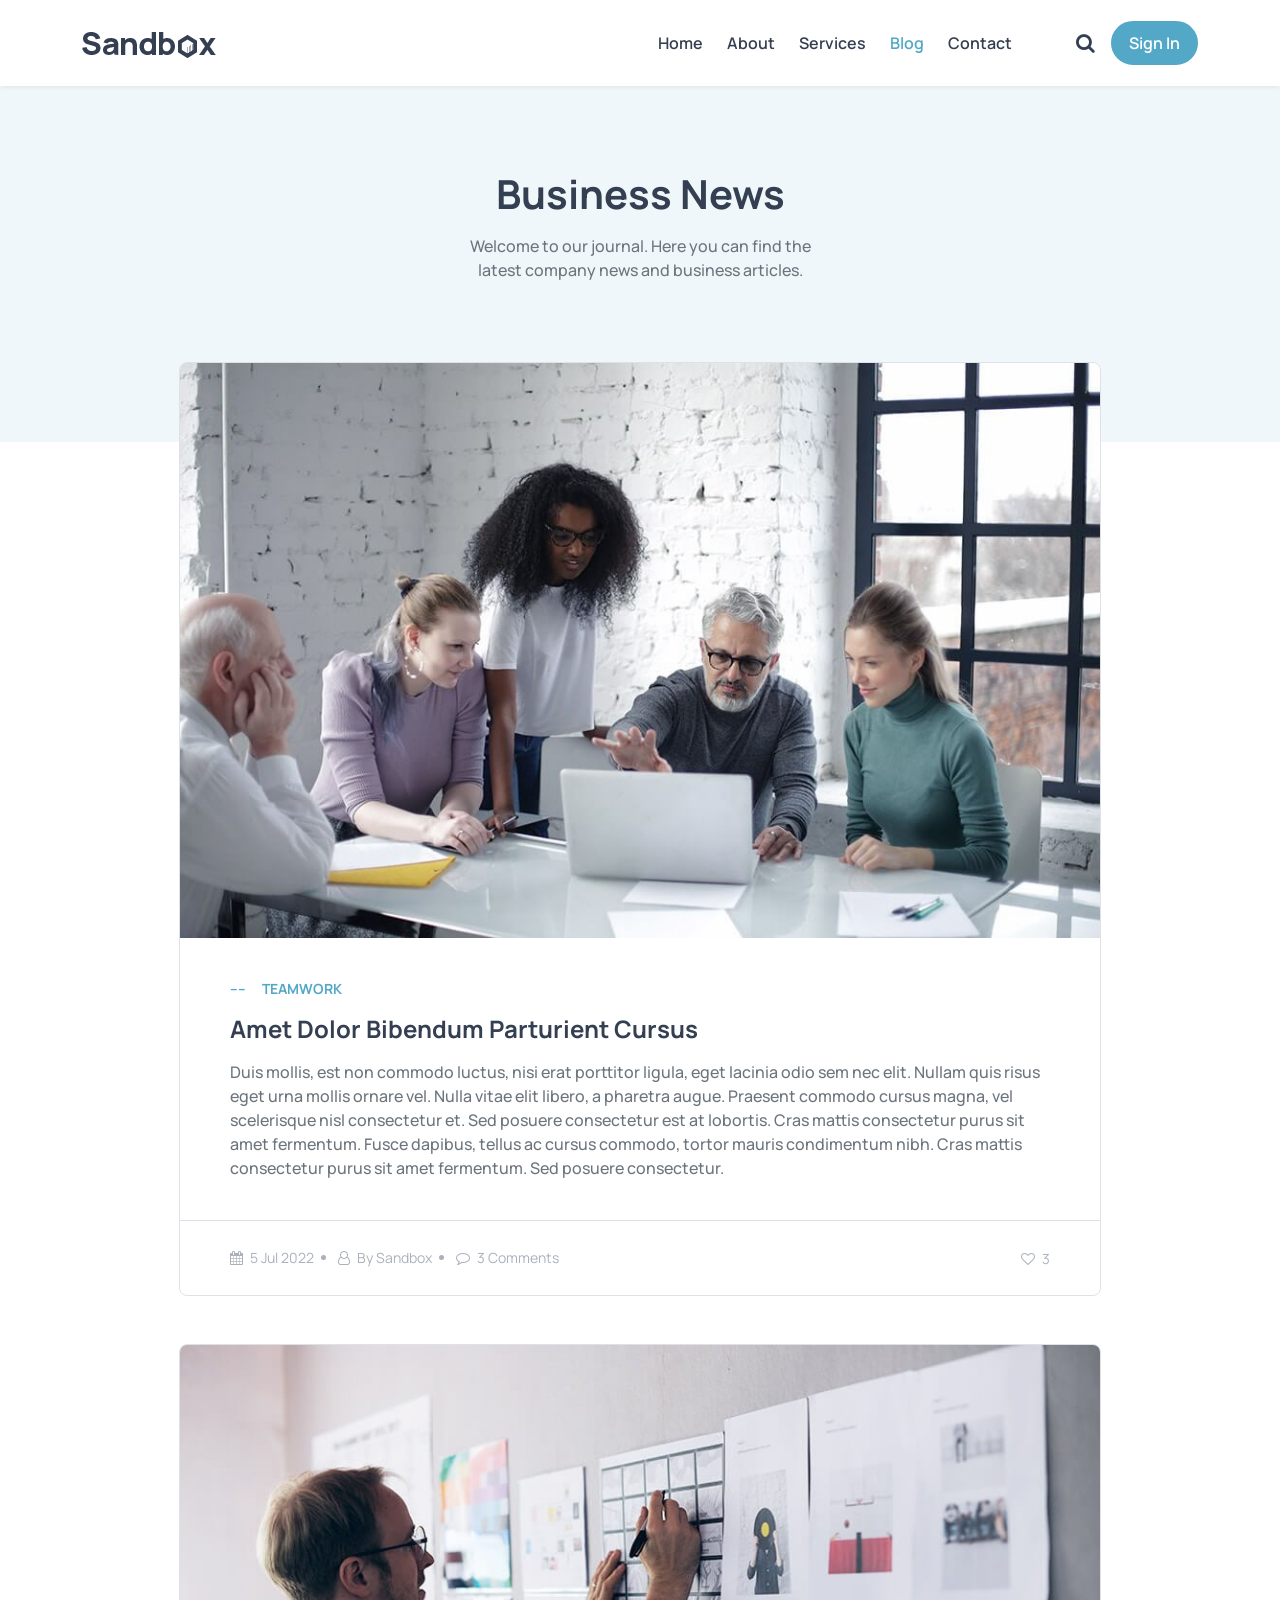
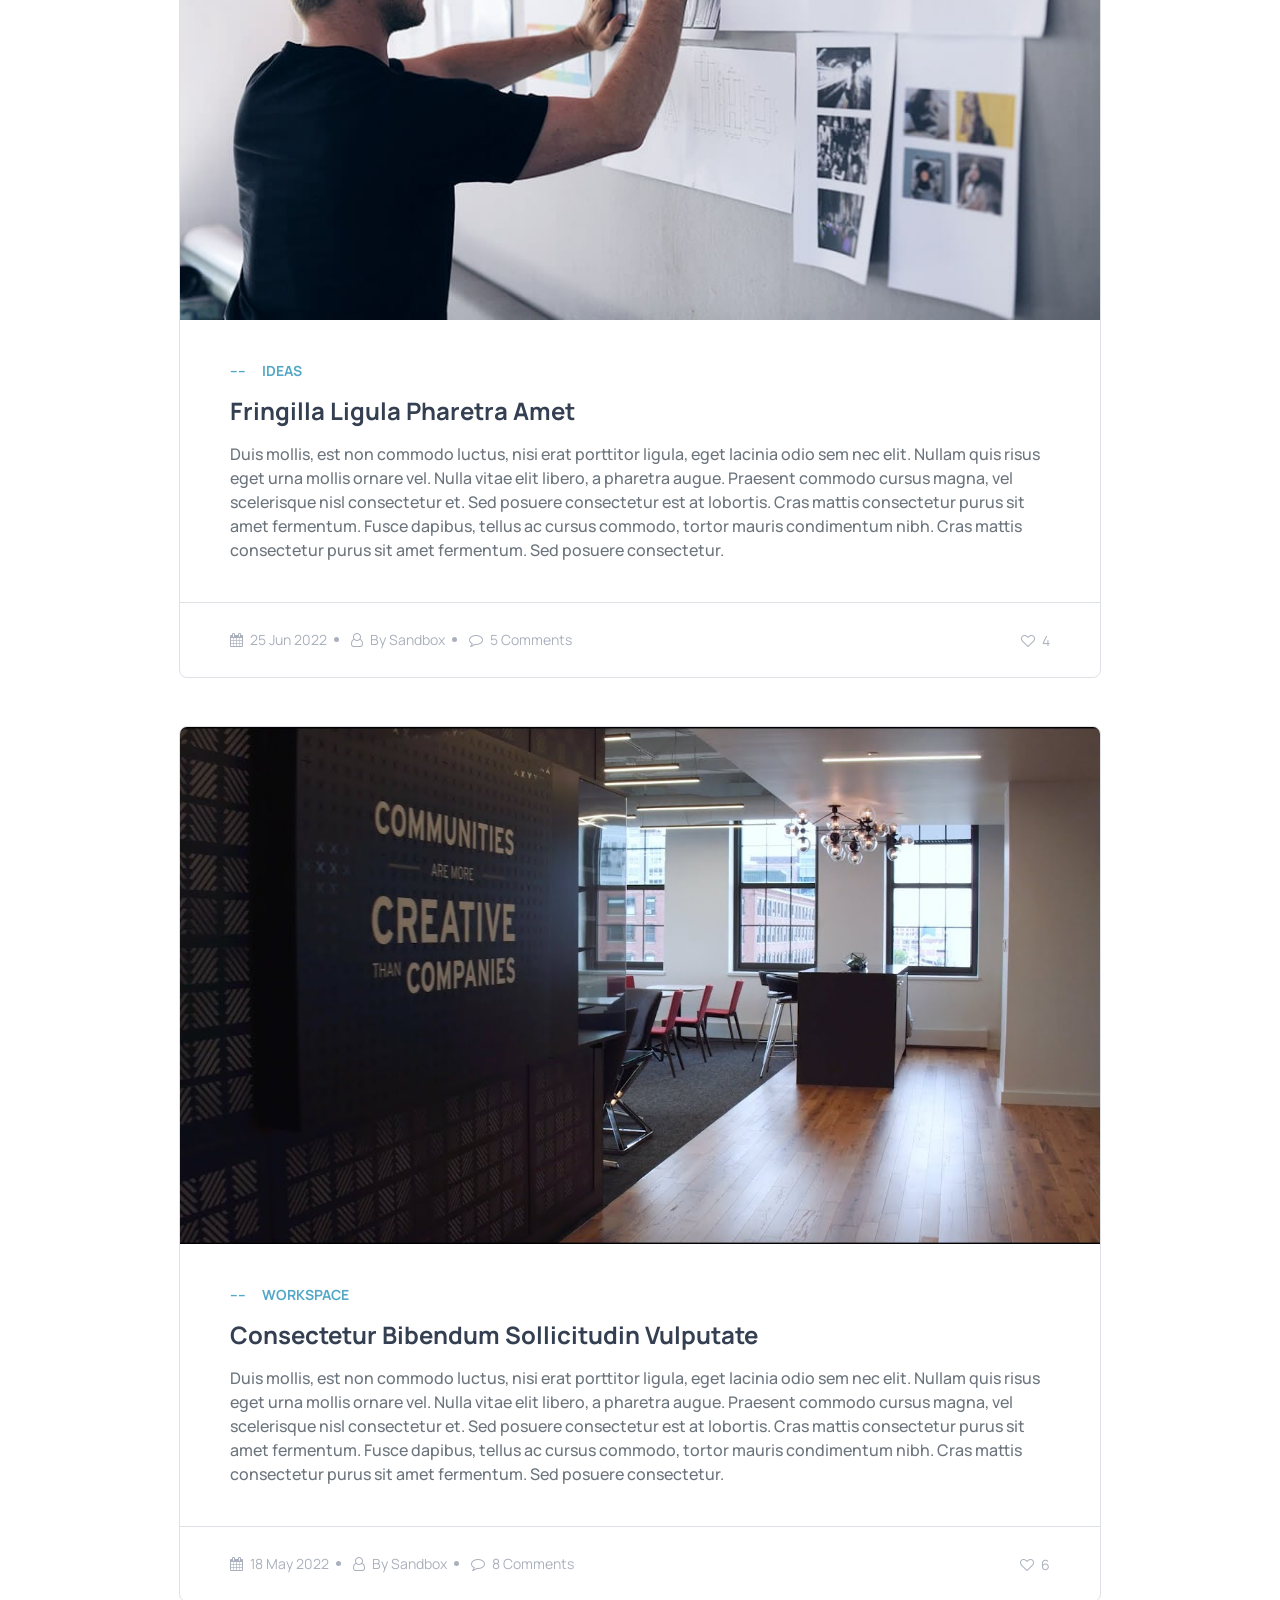
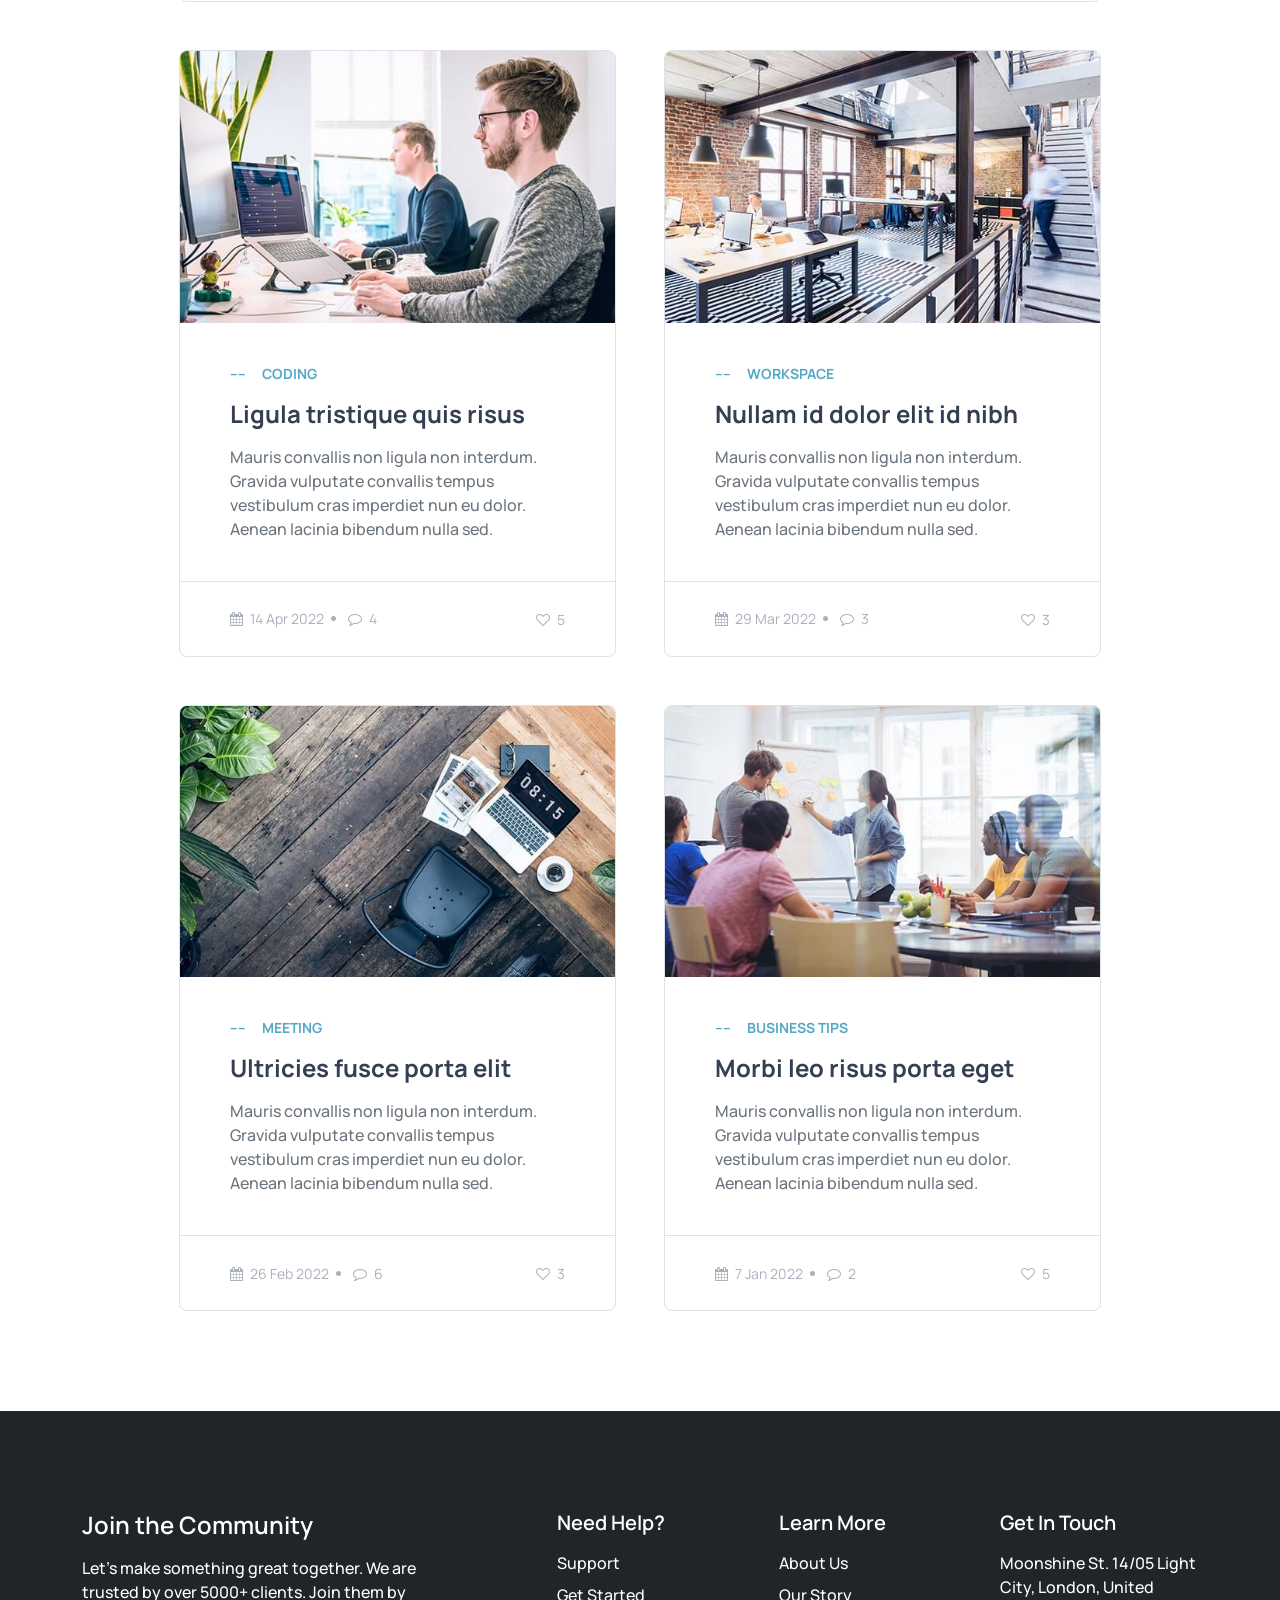
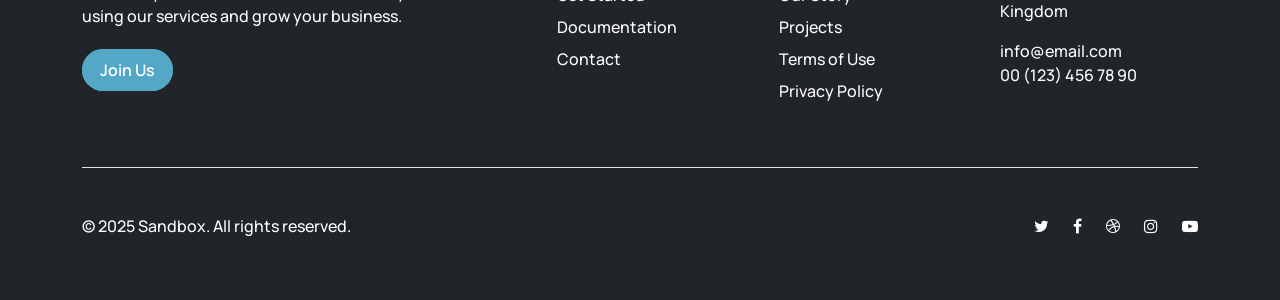
<file: blog.html>
<!DOCTYPE html>
<html lang="en">
<head>
    <meta charset="UTF-8">
    <meta name="viewport" content="width=device-width, initial-scale=1">
    <title>Sandbox || Blog</title>
    <!-- Icons -->
    <link rel="stylesheet" href="https://cdnjs.cloudflare.com/ajax/libs/font-awesome/4.7.0/css/font-awesome.css"
        integrity="sha512-5A8nwdMOWrSz20fDsjczgUidUBR8liPYU+WymTZP1lmY9G6Oc7HlZv156XqnsgNUzTyMefFTcsFH/tnJE/+xBg=="
        crossorigin="anonymous" referrerpolicy="no-referrer" />
    <link rel="icon" type="png" href="images/logo/2.png">
    <!-- Fonts -->
    <link
        href="https://fonts.googleapis.com/css2?family=DM+Serif+Display:ital@0;1&family=Manrope:wght@200..800&display=swap"
        rel="stylesheet">
    <!-- CSS -->
    <link rel="stylesheet" href="https://cdn.jsdelivr.net/npm/bootstrap@5.3.8/dist/css/bootstrap.min.css">
    <link rel="stylesheet" href="css/master.css">
    <link rel="stylesheet" href="css/blog.css">
</head>
<body>
    <!-- Navigation Start -->
    <nav class="navbar navbar-expand-lg bg-white">
        <div class="container">
            <a class="navbar-brand" href="index.html"><img src="images/logo/1.png" alt=""></a>
            <button class="navbar-toggler border-0" type="button" data-bs-toggle="collapse"
                data-bs-target="#navbarNavAltMarkup" aria-controls="navbarNavAltMarkup" aria-expanded="false"
                aria-label="Toggle navigation">
                <span class="navbar-toggler-icon"></span>
            </button>
            <div class="collapse navbar-collapse justify-content-end" id="navbarNavAltMarkup">
                <div class="navbar-nav align-items-lg-center align-items-start">
                    <a class="nav-link me-lg-2 me-0 mt-lg-0 mt-3 fw-semibold" aria-current="page"
                        href="index.html">Home</a>
                    <a class="nav-link me-lg-2 me-0 fw-semibold" href="about.html">About</a>
                    <a class="nav-link me-lg-2 me-0 fw-semibold" href="service.html">Services</a>
                    <a class="nav-link me-lg-2 me-0 fw-semibold active" href="#">Blog</a>
                    <a class="nav-link me-lg-5 me-0 fw-semibold" href="contact.html">Contact</a>
                    <div class="d-flex align-items-center my-lg-0 my-2">
                        <a class="nav-link fw-semibold fs-5 me-2" href="contact.html"><i class="fa fa-search"
                                aria-hidden="true"></i></a>
                        <a href="contact.html"
                            class="btn_a px-3 py-2 text-white fw-semibold rounded-5 text-decoration-none">Sign In</a>
                    </div>
                </div>
            </div>
        </div>
    </nav>
    <!-- Navigation End -->


    <!-- Header Start -->
    <header>
        <div class="container">
            <div class="headline text-center mx-auto">
                <h1 class="fw-bold mb-lg-3 mb-2">Business News</h1>
                <h6 class="text-secondary lh-base mb-0">Welcome to our journal. Here you can find the latest company news and business articles.</h6>
            </div>
        </div>
    </header>
    <!-- Header End -->

    
    <!-- Blog Start -->
    <section class="blog">
        <div class="container">
            <div class="row justify-content-center g-lg-5 g-md-4 g-3">
                <div class="col-lg-10">
                    <div class="item rounded-3 border">
                        <div class="image">
                            <img src="images/blog/1.jpg" alt="">
                            <a href="blog_details.html" class="text-decoration-none d-flex justify-content-center align-items-center"><h5 class="fw-semibold text-white">Read More</h5></a>
                        </div>
                        <div class="texts">
                            <div class="category mb-lg-3 mb-md-3 mb-2 d-flex align-items-center">
                                <p class="mb-0 me-3 fw-bold">----</p>
                                <a href="blog_details.html" class="fw-bold text-decoration-none">TEAMWORK</a>
                            </div>
                            <h4 class="fw-bold mb-lg-3 mb-md-3 mb-2">Amet Dolor Bibendum Parturient Cursus</h4>
                            <h6 class="text-secondary lh-base mb-0">Duis mollis, est non commodo luctus, nisi erat porttitor ligula, eget lacinia odio sem nec elit. Nullam quis risus eget
                            urna mollis ornare vel. Nulla vitae elit libero, a pharetra augue. Praesent commodo cursus magna, vel scelerisque nisl
                            consectetur et. Sed posuere consectetur est at lobortis. Cras mattis consectetur purus sit amet fermentum. Fusce
                            dapibus, tellus ac cursus commodo, tortor mauris condimentum nibh. Cras mattis consectetur purus sit amet fermentum. Sed
                            posuere consectetur.</h6>
                        </div>
                        <div class="info border-top">
                            <div class="d-flex justify-content-between align-items-center">
                                <ul class="ps-0 mb-0 d-flex align-items-center">
                                    <li class="list-unstyled me-4"><i class="fa fa-calendar me-1" aria-hidden="true"></i> 5 Jul 2022</li>
                                    <li class="me-4"><a href="blog_details.html" class="text-decoration-none"><i class="fa fa-user-o me-1" aria-hidden="true"></i> By Sandbox</a></li>
                                    <li><a href="blog_details.html" class="text-decoration-none"><i class="fa fa-comment-o me-1" aria-hidden="true"></i> 3 Comments</a></li>
                                </ul>
                                <div class="likes mb-lg-0 mb-md-0 mb-1">
                                    <a href="blog_details.html" class="text-decoration-none"><i class="fa fa-heart-o me-1" aria-hidden="true"></i> 3</a>
                                </div>
                            </div>
                        </div>
                    </div>
                </div>
                <div class="col-lg-10">
                    <div class="item rounded-3 border">
                        <div class="image">
                            <img src="images/blog/2.jpg" alt="">
                            <a href="blog_details.html" class="text-decoration-none d-flex justify-content-center align-items-center"><h5 class="fw-semibold text-white">Read More</h5></a>
                        </div>
                        <div class="texts">
                            <div class="category mb-lg-3 mb-md-3 mb-2 d-flex align-items-center">
                                <p class="mb-0 me-3 fw-bold">----</p>
                                <a href="blog_details.html" class="fw-bold text-decoration-none">IDEAS</a>
                            </div>
                            <h4 class="fw-bold mb-lg-3 mb-md-3 mb-2">Fringilla Ligula Pharetra Amet</h4>
                            <h6 class="text-secondary lh-base mb-0">Duis mollis, est non commodo luctus, nisi erat porttitor ligula, eget lacinia odio sem nec elit. Nullam quis risus eget
                            urna mollis ornare vel. Nulla vitae elit libero, a pharetra augue. Praesent commodo cursus magna, vel scelerisque nisl
                            consectetur et. Sed posuere consectetur est at lobortis. Cras mattis consectetur purus sit amet fermentum. Fusce
                            dapibus, tellus ac cursus commodo, tortor mauris condimentum nibh. Cras mattis consectetur purus sit amet fermentum. Sed
                            posuere consectetur.</h6>
                        </div>
                        <div class="info border-top">
                            <div class="d-flex justify-content-between align-items-center">
                                <ul class="ps-0 mb-0 d-flex align-items-center">
                                    <li class="list-unstyled me-4"><i class="fa fa-calendar me-1" aria-hidden="true"></i> 25 Jun 2022</li>
                                    <li class="me-4"><a href="blog_details.html" class="text-decoration-none"><i class="fa fa-user-o me-1" aria-hidden="true"></i> By Sandbox</a></li>
                                    <li><a href="blog_details.html" class="text-decoration-none"><i class="fa fa-comment-o me-1" aria-hidden="true"></i> 5 Comments</a></li>
                                </ul>
                                <div class="likes mb-lg-0 mb-md-0 mb-1">
                                    <a href="blog_details.html" class="text-decoration-none"><i class="fa fa-heart-o me-1" aria-hidden="true"></i> 4</a>
                                </div>
                            </div>
                        </div>
                    </div>
                </div>
                <div class="col-lg-10">
                    <div class="item rounded-3 border">
                        <div class="image">
                            <img src="images/blog/3.jpg" alt="">
                            <a href="blog_details.html" class="text-decoration-none d-flex justify-content-center align-items-center"><h5 class="fw-semibold text-white">Read More</h5></a>
                        </div>
                        <div class="texts">
                            <div class="category mb-lg-3 mb-md-3 mb-2 d-flex align-items-center">
                                <p class="mb-0 me-3 fw-bold">----</p>
                                <a href="blog_details.html" class="fw-bold text-decoration-none">WORKSPACE</a>
                            </div>
                            <h4 class="fw-bold mb-lg-3 mb-md-3 mb-2">Consectetur Bibendum Sollicitudin Vulputate</h4>
                            <h6 class="text-secondary lh-base mb-0">Duis mollis, est non commodo luctus, nisi erat porttitor ligula, eget lacinia odio sem nec elit. Nullam quis risus eget
                            urna mollis ornare vel. Nulla vitae elit libero, a pharetra augue. Praesent commodo cursus magna, vel scelerisque nisl
                            consectetur et. Sed posuere consectetur est at lobortis. Cras mattis consectetur purus sit amet fermentum. Fusce
                            dapibus, tellus ac cursus commodo, tortor mauris condimentum nibh. Cras mattis consectetur purus sit amet fermentum. Sed
                            posuere consectetur.</h6>
                        </div>
                        <div class="info border-top">
                            <div class="d-flex justify-content-between align-items-center">
                                <ul class="ps-0 mb-0 d-flex align-items-center">
                                    <li class="list-unstyled me-4"><i class="fa fa-calendar me-1" aria-hidden="true"></i> 18 May 2022</li>
                                    <li class="me-4"><a href="blog_details.html" class="text-decoration-none"><i class="fa fa-user-o me-1" aria-hidden="true"></i> By Sandbox</a></li>
                                    <li><a href="blog_details.html" class="text-decoration-none"><i class="fa fa-comment-o me-1" aria-hidden="true"></i> 8 Comments</a></li>
                                </ul>
                                <div class="likes mb-lg-0 mb-md-0 mb-1">
                                    <a href="blog_details.html" class="text-decoration-none"><i class="fa fa-heart-o me-1" aria-hidden="true"></i> 6</a>
                                </div>
                            </div>
                        </div>
                    </div>
                </div>
                <div class="col-lg-10">
                    <div class="row g-lg-5 g-md-4 g-3">
                        <div class="col-lg-6">
                            <div class="item rounded-3 border">
                                <div class="image">
                                    <img src="images/blog/4.jpg" alt="">
                                    <a href="blog_details.html"
                                        class="text-decoration-none d-flex justify-content-center align-items-center">
                                        <h5 class="fw-semibold text-white">Read More</h5>
                                    </a>
                                </div>
                                <div class="texts">
                                    <div class="category mb-lg-3 mb-md-3 mb-2 d-flex align-items-center">
                                        <p class="mb-0 me-3 fw-bold">----</p>
                                        <a href="blog_details.html" class="fw-bold text-decoration-none">CODING</a>
                                    </div>
                                    <h4 class="fw-bold mb-lg-3 mb-md-3 mb-2">Ligula tristique quis risus</h4>
                                    <h6 class="text-secondary lh-base mb-0">Mauris convallis non ligula non interdum. Gravida vulputate convallis tempus vestibulum cras imperdiet nun eu dolor.
                                    Aenean lacinia bibendum nulla sed.</h6>
                                </div>
                                <div class="info border-top">
                                    <div class="d-flex justify-content-between align-items-center">
                                        <ul class="ps-0 mb-0 d-flex align-items-center">
                                            <li class="list-unstyled me-4"><i class="fa fa-calendar me-1" aria-hidden="true"></i> 14 Apr
                                                2022
                                            </li>
                                            <li><a href="blog_details.html" class="text-decoration-none"><i class="fa fa-comment-o me-1"
                                                        aria-hidden="true"></i> 4</a></li>
                                        </ul>
                                        <div class="likes mb-lg-0 mb-md-0 mb-1">
                                            <a href="blog_details.html" class="text-decoration-none"><i class="fa fa-heart-o me-1"
                                                    aria-hidden="true"></i> 5</a>
                                        </div>
                                    </div>
                                </div>
                            </div>
                        </div>
                        <div class="col-lg-6">
                            <div class="item rounded-3 border">
                                <div class="image">
                                    <img src="images/blog/5.jpg" alt="">
                                    <a href="blog_details.html"
                                        class="text-decoration-none d-flex justify-content-center align-items-center">
                                        <h5 class="fw-semibold text-white">Read More</h5>
                                    </a>
                                </div>
                                <div class="texts">
                                    <div class="category mb-lg-3 mb-md-3 mb-2 d-flex align-items-center">
                                        <p class="mb-0 me-3 fw-bold">----</p>
                                        <a href="blog_details.html" class="fw-bold text-decoration-none">WORKSPACE</a>
                                    </div>
                                    <h4 class="fw-bold mb-lg-3 mb-md-3 mb-2awaw">Nullam id dolor elit id nibh</h4>
                                    <h6 class="text-secondary lh-base mb-0">Mauris convallis non ligula non interdum. Gravida vulputate convallis tempus vestibulum cras imperdiet nun eu dolor.
                                    Aenean lacinia bibendum nulla sed.</h6>
                                </div>
                                <div class="info border-top">
                                    <div class="d-flex justify-content-between align-items-center">
                                        <ul class="ps-0 mb-0 d-flex align-items-center">
                                            <li class="list-unstyled me-4"><i class="fa fa-calendar me-1" aria-hidden="true"></i> 29 Mar
                                                2022
                                            </li>
                                            <li><a href="blog_details.html" class="text-decoration-none"><i class="fa fa-comment-o me-1"
                                                        aria-hidden="true"></i> 3</a></li>
                                        </ul>
                                        <div class="likes mb-lg-0 mb-md-0 mb-1">
                                            <a href="blog_details.html" class="text-decoration-none"><i class="fa fa-heart-o me-1"
                                                    aria-hidden="true"></i> 3</a>
                                        </div>
                                    </div>
                                </div>
                            </div>
                        </div>
                        <div class="col-lg-6">
                            <div class="item rounded-3 border">
                                <div class="image">
                                    <img src="images/blog/6.jpg" alt="">
                                    <a href="blog_details.html"
                                        class="text-decoration-none d-flex justify-content-center align-items-center">
                                        <h5 class="fw-semibold text-white">Read More</h5>
                                    </a>
                                </div>
                                <div class="texts">
                                    <div class="category mb-lg-3 mb-md-3 mb-2 d-flex align-items-center">
                                        <p class="mb-0 me-3 fw-bold">----</p>
                                        <a href="blog_details.html" class="fw-bold text-decoration-none">MEETING</a>
                                    </div>
                                    <h4 class="fw-bold mb-lg-3 mb-md-3 mb-2awaw">Ultricies fusce porta elit</h4>
                                    <h6 class="text-secondary lh-base mb-0">Mauris convallis non ligula non interdum. Gravida vulputate convallis tempus vestibulum cras imperdiet nun eu dolor.
                                    Aenean lacinia bibendum nulla sed.</h6>
                                </div>
                                <div class="info border-top">
                                    <div class="d-flex justify-content-between align-items-center">
                                        <ul class="ps-0 mb-0 d-flex align-items-center">
                                            <li class="list-unstyled me-4"><i class="fa fa-calendar me-1" aria-hidden="true"></i> 26 Feb
                                                2022
                                            </li>
                                            <li><a href="blog_details.html" class="text-decoration-none"><i class="fa fa-comment-o me-1"
                                                        aria-hidden="true"></i> 6</a></li>
                                        </ul>
                                        <div class="likes mb-lg-0 mb-md-0 mb-1">
                                            <a href="blog_details.html" class="text-decoration-none"><i class="fa fa-heart-o me-1"
                                                    aria-hidden="true"></i> 3</a>
                                        </div>
                                    </div>
                                </div>
                            </div>
                        </div>
                        <div class="col-lg-6">
                            <div class="item rounded-3 border">
                                <div class="image">
                                    <img src="images/blog/7.jpg" alt="">
                                    <a href="blog_details.html"
                                        class="text-decoration-none d-flex justify-content-center align-items-center">
                                        <h5 class="fw-semibold text-white">Read More</h5>
                                    </a>
                                </div>
                                <div class="texts">
                                    <div class="category mb-lg-3 mb-md-3 mb-2 d-flex align-items-center">
                                        <p class="mb-0 me-3 fw-bold">----</p>
                                        <a href="blog_details.html" class="fw-bold text-decoration-none">BUSINESS TIPS</a>
                                    </div>
                                    <h4 class="fw-bold mb-lg-3 mb-md-3 mb-2awaw">Morbi leo risus porta eget</h4>
                                    <h6 class="text-secondary lh-base mb-0">Mauris convallis non ligula non interdum. Gravida vulputate convallis tempus vestibulum cras imperdiet nun eu dolor.
                                    Aenean lacinia bibendum nulla sed.</h6>
                                </div>
                                <div class="info border-top">
                                    <div class="d-flex justify-content-between align-items-center">
                                        <ul class="ps-0 mb-0 d-flex align-items-center">
                                            <li class="list-unstyled me-4"><i class="fa fa-calendar me-1" aria-hidden="true"></i> 7 Jan
                                                2022
                                            </li>
                                            <li><a href="blog_details.html" class="text-decoration-none"><i class="fa fa-comment-o me-1"
                                                        aria-hidden="true"></i> 2</a></li>
                                        </ul>
                                        <div class="likes mb-lg-0 mb-md-0 mb-1">
                                            <a href="blog_details.html" class="text-decoration-none"><i class="fa fa-heart-o me-1"
                                                    aria-hidden="true"></i> 5</a>
                                        </div>
                                    </div>
                                </div>
                            </div>
                        </div>
                    </div>
                </div>
            </div>
        </div>
    </section>
    <!-- Blog End -->


    <!-- Footer Start -->
    <footer class="bg-dark">
        <div class="container">
            <div class="row">
                <div class="col-lg-4">
                    <h4 class="fw-semibold mb-3 text-white">Join the Community</h4>
                    <h6 class="text-white lh-base">Let's make something great together. We are trusted by over 5000+
                        clients. Join them by using our services and grow your
                        business.</h6>
                    <a href="contact.html"
                        class="btn_a px-3 py-2 text-white fw-semibold rounded-5 text-decoration-none">Join Us</a>
                </div>
                <div class="col-lg-7 offset-lg-1">
                    <div class="row">
                        <div class="col-lg-4 col-md-4">
                            <h5 class="fw-semibold mb-lg-3 mb-md-3 mb-2 mt-lg-0 mt-5 text-white">Need Help?</h5>
                            <ul class="links ps-0 list-unstyled">
                                <li class="mb-lg-2 mb-md-2 mb-0"><a href="#"
                                        class="text-white text-decoration-none">Support</a></li>
                                <li class="mb-lg-2 mb-md-2 mb-0"><a href="#" class="text-white text-decoration-none">Get
                                        Started</a></li>
                                <li class="mb-lg-2 mb-md-2 mb-0"><a href="#"
                                        class="text-white text-decoration-none">Documentation</a></li>
                                <li><a href="contact.html" class="text-white text-decoration-none">Contact</a></li>
                            </ul>
                        </div>
                        <div class="col-lg-4 col-md-4">
                            <h5 class="fw-semibold mb-lg-3 mb-md-3 mb-2 mt-lg-0 mt-md-5 mt-4 text-white">Learn More</h5>
                            <ul class="links ps-0 list-unstyled">
                                <li class="mb-lg-2 mb-md-2 mb-0"><a href="about.html"
                                        class="text-white text-decoration-none">About Us</a></li>
                                <li class="mb-lg-2 mb-md-2 mb-0"><a href="#" class="text-white text-decoration-none">Our
                                        Story</a></li>
                                <li class="mb-lg-2 mb-md-2 mb-0"><a href="#"
                                        class="text-white text-decoration-none">Projects</a></li>
                                <li class="mb-lg-2 mb-md-2 mb-0"><a href="#"
                                        class="text-white text-decoration-none">Terms of Use</a></li>
                                <li><a href="#" class="text-white text-decoration-none">Privacy Policy</a></li>
                            </ul>
                        </div>
                        <div class="col-lg-4 col-md-4">
                            <h5 class="fw-semibold mb-3 mt-lg-0 mt-md-0 margin_top mt-4 text-white">Get In Touch</h5>
                            <p class="text-white mb-lg-3 mb-md-3 mb-2">Moonshine St. 14/05 Light City, London, United
                                Kingdom</p>
                            <a href="#" class="email d-block text-white text-decoration-none">info@email.com</a>
                            <a href="#" class="number d-block text-white text-decoration-none">00 (123) 456 78 90</a>
                        </div>
                    </div>
                </div>
            </div>
            <div class="copyright border-top mt-5">
                <div class="row justify-content-between">
                    <div class="col-lg-6 col-md-6">
                        <p class="text-white mb-0 text-lg-start text-md-start text-center mb-lg-0 mb-md-0 mb-2">© 2025 Sandbox.
                            All rights reserved.</p>
                    </div>
                    <div class="col-lg-6 col-md-6">
                        <ul
                            class="socials ps-0 list-unstyled d-flex align-items-center justify-content-lg-end justify-content-md-end justify-content-center">
                            <li class="me-4"><a href="#" class="text-decoration-none text-white"><i class="fa fa-twitter"
                                        aria-hidden="true"></i></a></li>
                            <li class="me-4"><a href="#" class="text-decoration-none text-white"><i class="fa fa-facebook"
                                        aria-hidden="true"></i></a></li>
                            <li class="me-4"><a href="#" class="text-decoration-none text-white"><i class="fa fa-dribbble"
                                        aria-hidden="true"></i></a></li>
                            <li class="me-4"><a href="#" class="text-decoration-none text-white"><i class="fa fa-instagram"
                                        aria-hidden="true"></i></a></li>
                            <li><a href="#" class="text-decoration-none text-white"><i class="fa fa-youtube-play"
                                        aria-hidden="true"></i></a></li>
                        </ul>
                    </div>
                </div>
            </div>
        </div>
    </footer>
    <!-- Footer End -->
    
    
    <!-- Javascript -->
    <script src="https://cdn.jsdelivr.net/npm/bootstrap@5.3.8/dist/js/bootstrap.bundle.min.js"></script>
</body>
</html>
</file>
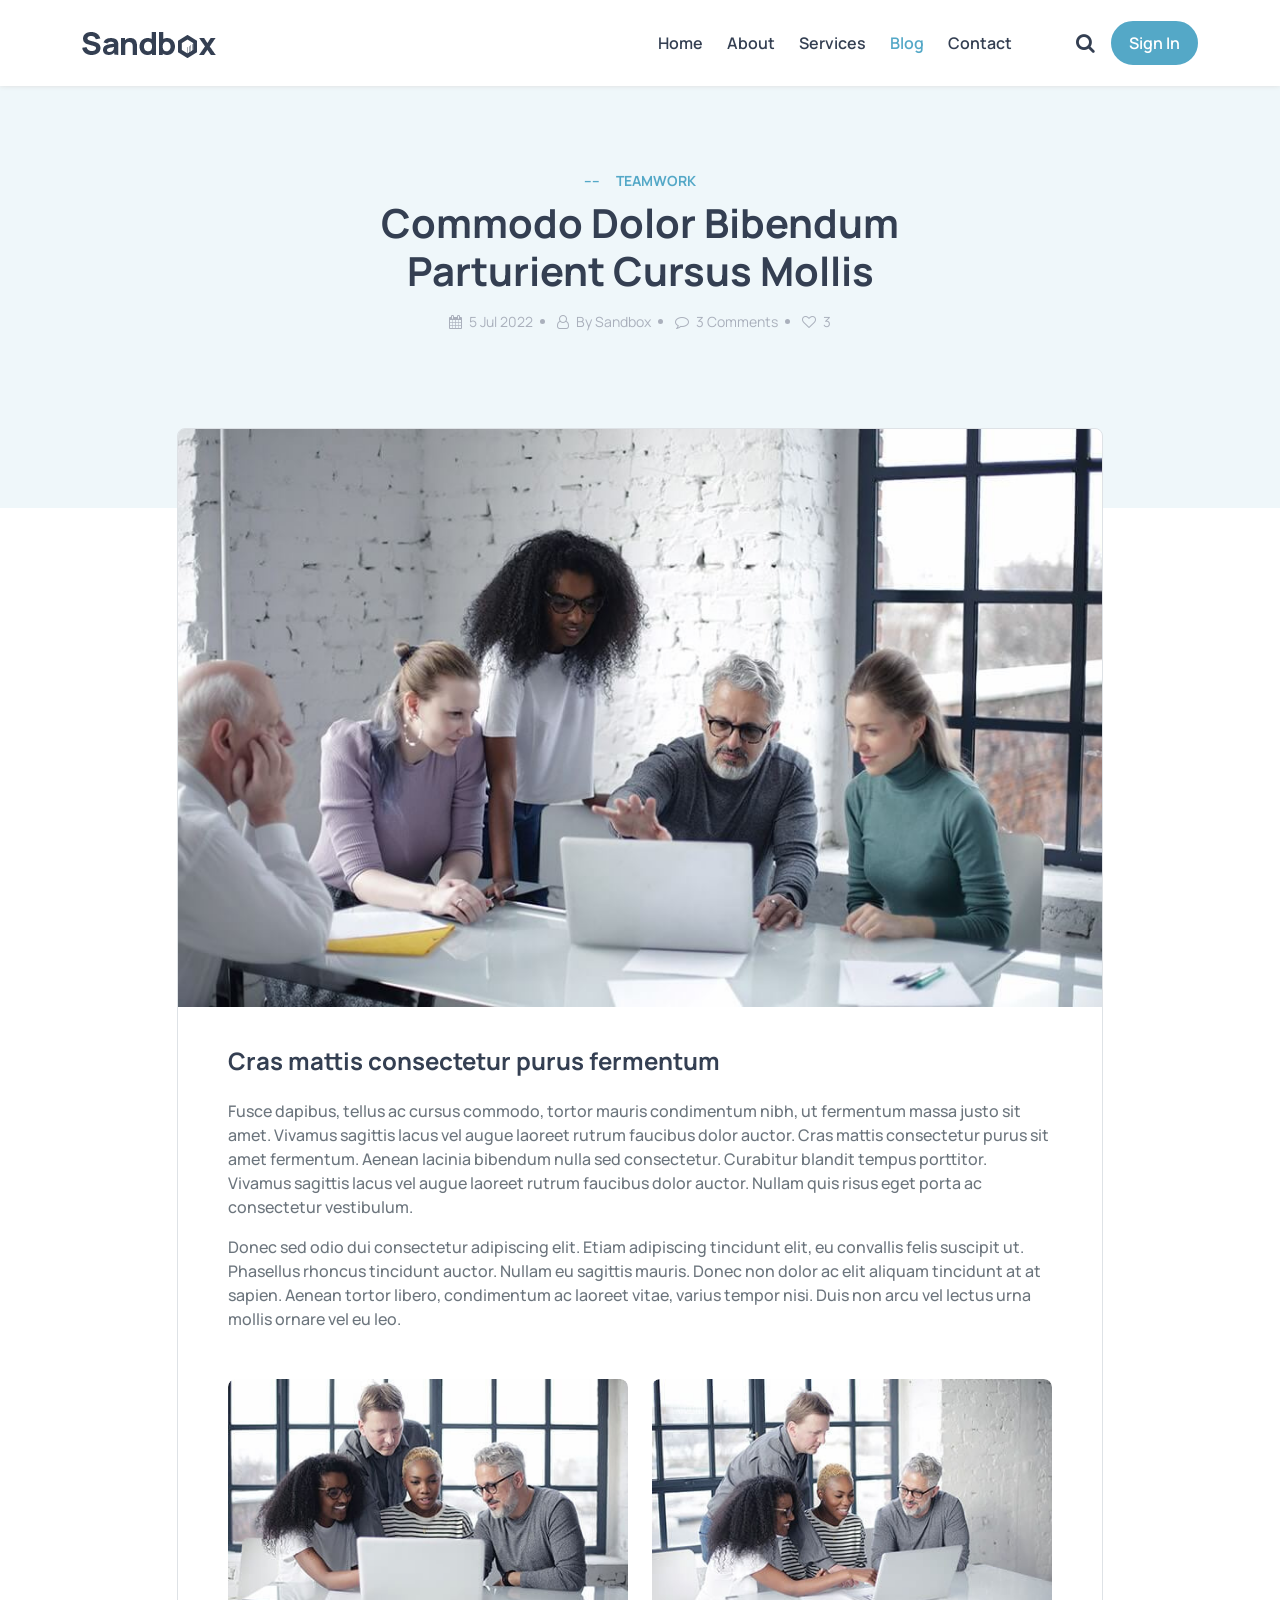
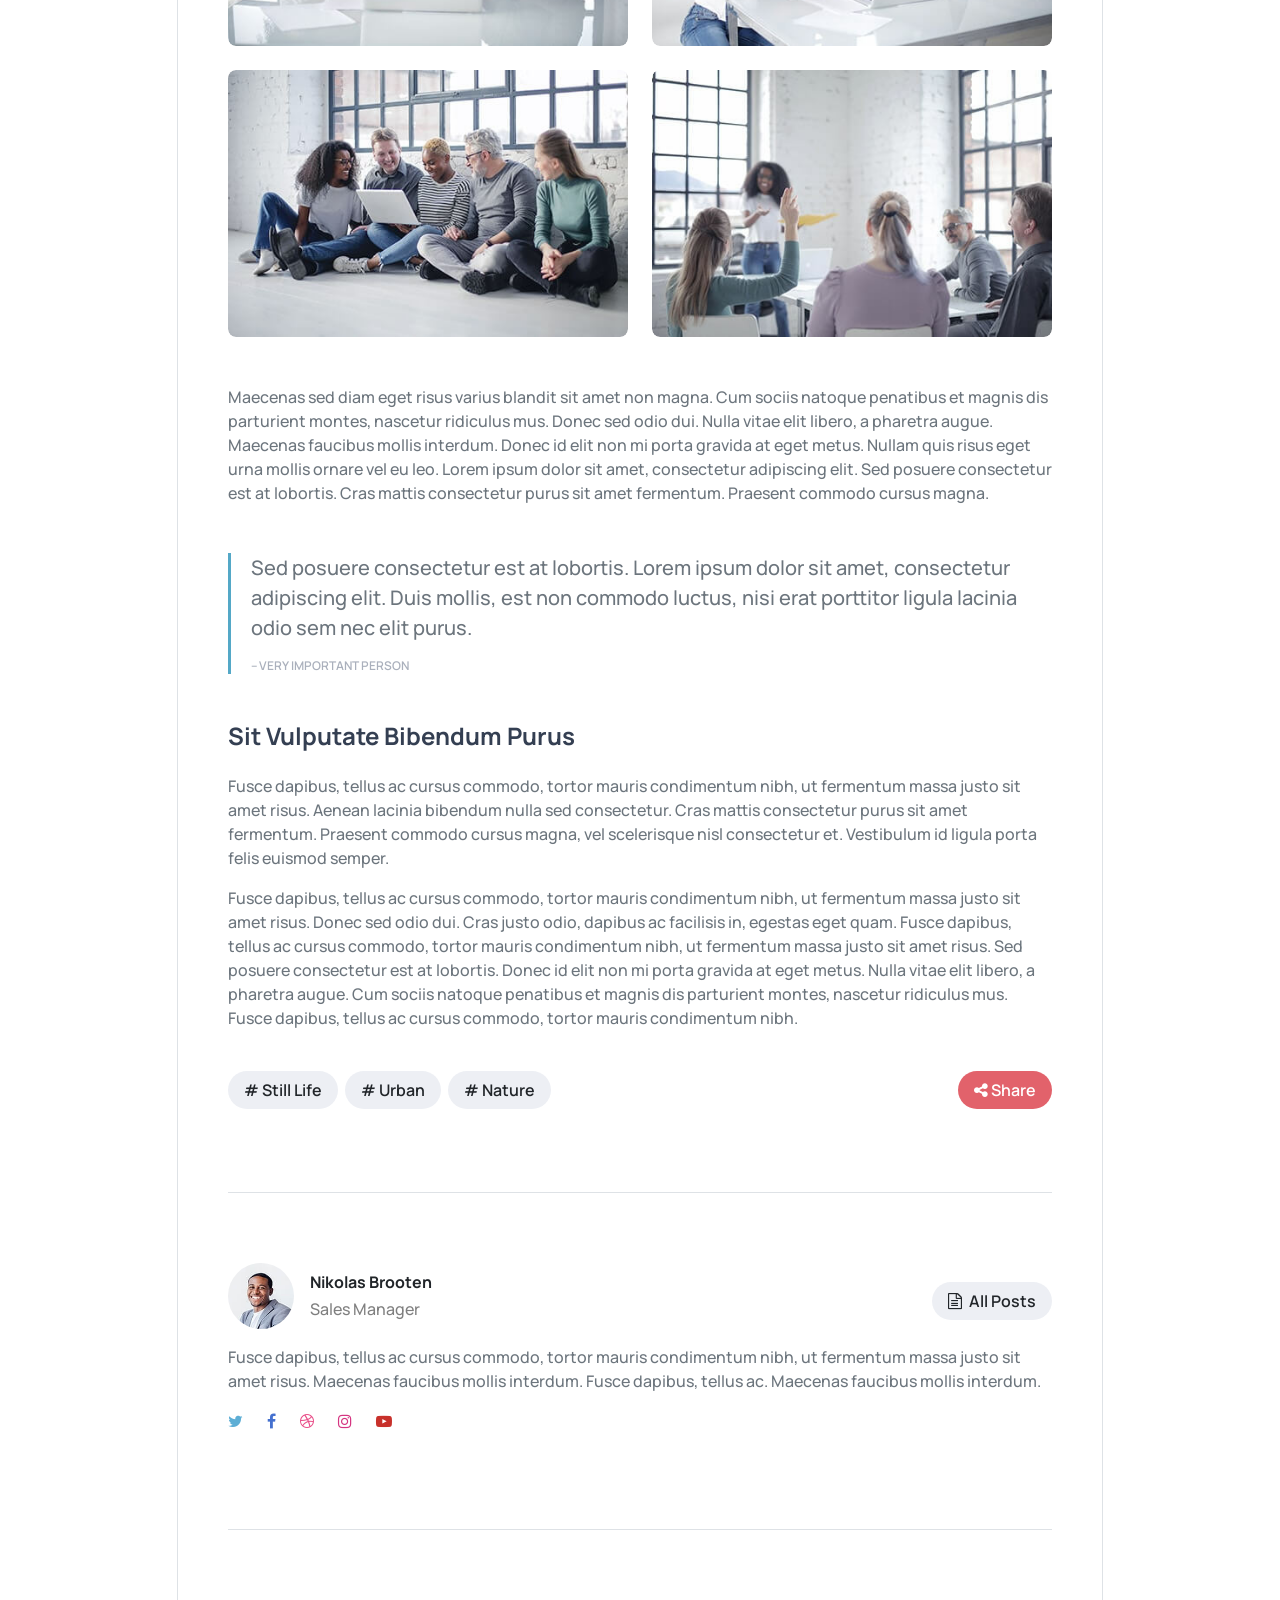
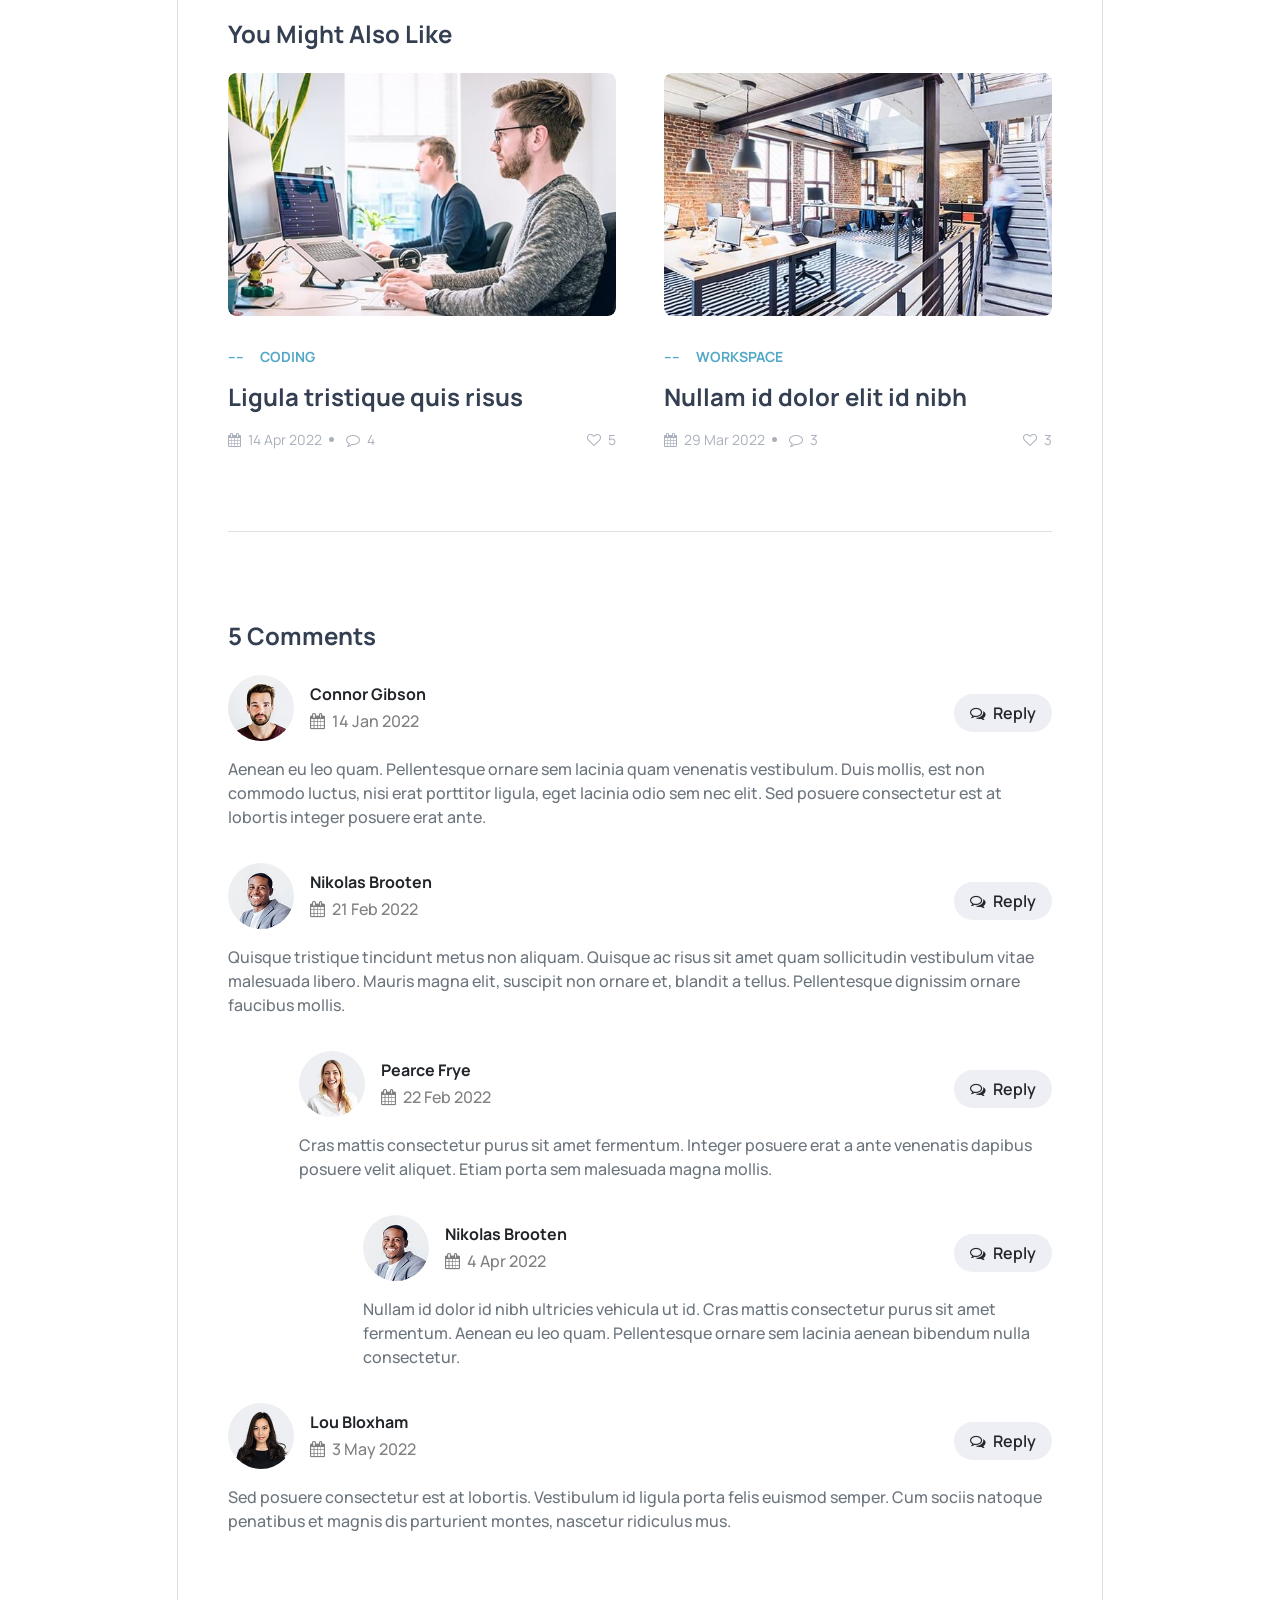
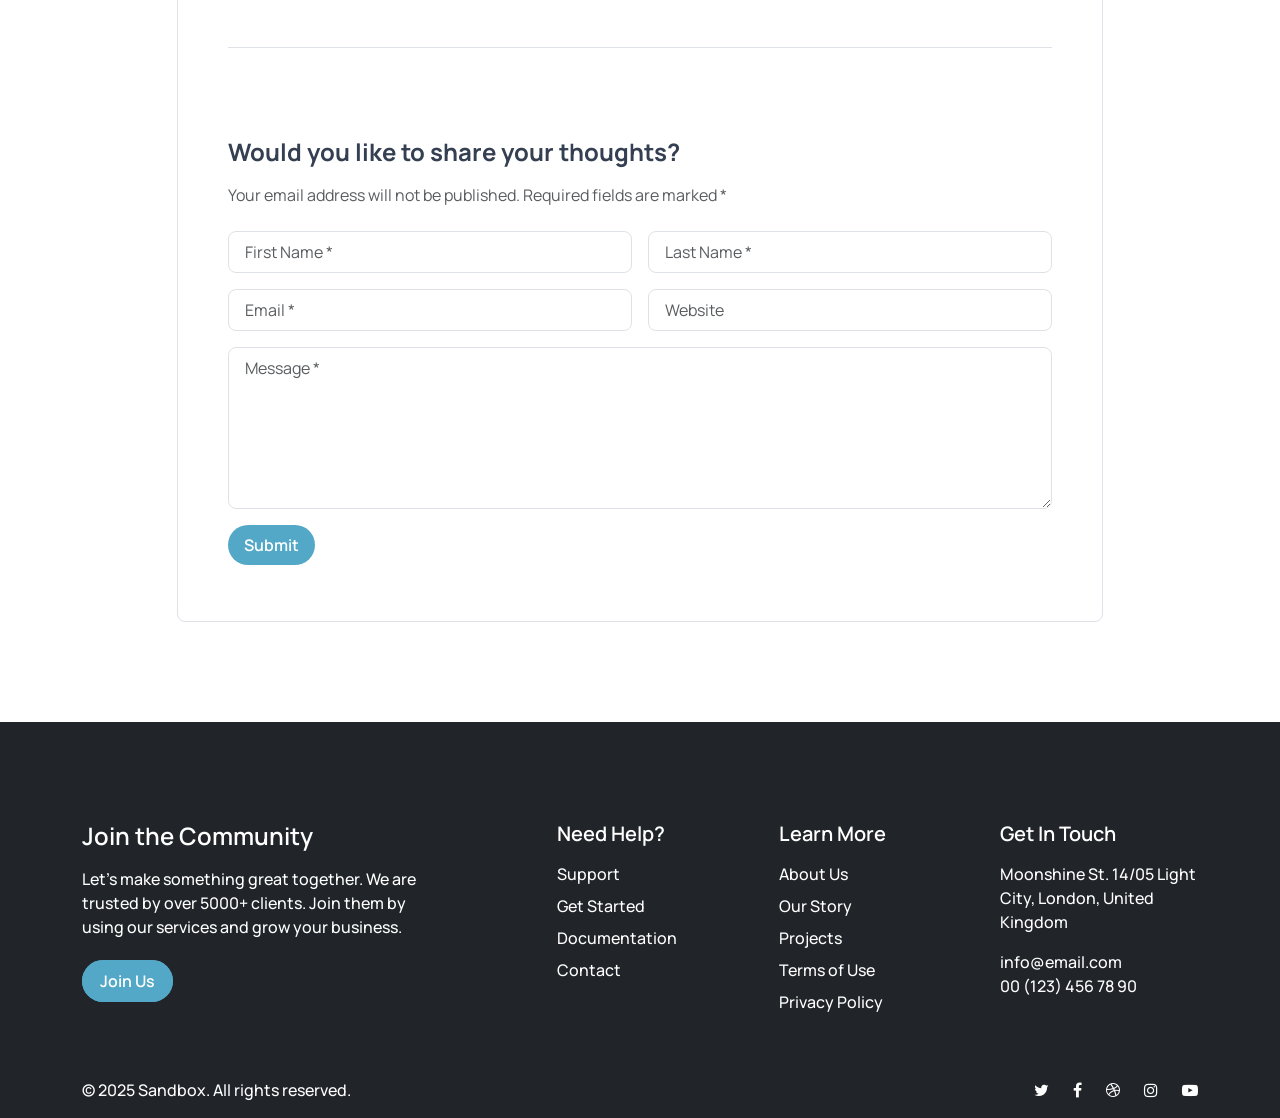
<file: blog_details.html>
<!DOCTYPE html>
<html lang="en">
<head>
    <meta charset="UTF-8">
    <meta name="viewport" content="width=device-width, initial-scale=1">
    <title>Sandbox || Blog Post</title>
    <!-- Icons -->
    <link rel="stylesheet" href="https://cdnjs.cloudflare.com/ajax/libs/font-awesome/4.7.0/css/font-awesome.css"
        integrity="sha512-5A8nwdMOWrSz20fDsjczgUidUBR8liPYU+WymTZP1lmY9G6Oc7HlZv156XqnsgNUzTyMefFTcsFH/tnJE/+xBg=="
        crossorigin="anonymous" referrerpolicy="no-referrer" />
    <link rel="icon" type="png" href="images/logo/2.png">
    <!-- Fonts -->
    <link
        href="https://fonts.googleapis.com/css2?family=DM+Serif+Display:ital@0;1&family=Manrope:wght@200..800&display=swap"
        rel="stylesheet">
    <!-- CSS -->
    <link rel="stylesheet" href="https://cdn.jsdelivr.net/npm/bootstrap@5.3.8/dist/css/bootstrap.min.css">
    <link rel="stylesheet" href="css/master.css">
    <link rel="stylesheet" href="css/blog_details.css">
</head>
<body>
    <!-- Navigation Start -->
    <nav class="navbar navbar-expand-lg bg-white">
        <div class="container">
            <a class="navbar-brand" href="index.html"><img src="images/logo/1.png" alt=""></a>
            <button class="navbar-toggler border-0" type="button" data-bs-toggle="collapse"
                data-bs-target="#navbarNavAltMarkup" aria-controls="navbarNavAltMarkup" aria-expanded="false"
                aria-label="Toggle navigation">
                <span class="navbar-toggler-icon"></span>
            </button>
            <div class="collapse navbar-collapse justify-content-end" id="navbarNavAltMarkup">
                <div class="navbar-nav align-items-lg-center align-items-start">
                    <a class="nav-link me-lg-2 me-0 mt-lg-0 mt-3 fw-semibold" aria-current="page"
                        href="index.html">Home</a>
                    <a class="nav-link me-lg-2 me-0 fw-semibold" href="about.html">About</a>
                    <a class="nav-link me-lg-2 me-0 fw-semibold" href="service.html">Services</a>
                    <a class="nav-link me-lg-2 me-0 fw-semibold active" href="blog.html">Blog</a>
                    <a class="nav-link me-lg-5 me-0 fw-semibold" href="contact.html">Contact</a>
                    <div class="d-flex align-items-center my-lg-0 my-2">
                        <a class="nav-link fw-semibold fs-5 me-2" href="contact.html"><i class="fa fa-search"
                                aria-hidden="true"></i></a>
                        <a href="contact.html"
                            class="btn_a px-3 py-2 text-white fw-semibold rounded-5 text-decoration-none">Sign In</a>
                    </div>
                </div>
            </div>
        </div>
    </nav>
    <!-- Navigation End -->


    <!-- Header Start -->
    <header>
        <div class="container">
            <div class="headline text-center mx-auto">
                <div class="category mb-2 d-flex align-items-center justify-content-center">
                    <p class="mb-0 me-3 fw-bold">----</p>
                    <a href="blog_details.html" class="fw-bold text-decoration-none">TEAMWORK</a>
                </div>
                <h1 class="fw-bold mb-3">Commodo Dolor Bibendum Parturient Cursus Mollis</h1>
                <ul class="info text-center ps-0 d-flex align-items-center justify-content-center">
                    <li class="list-unstyled me-4"><i class="fa fa-calendar me-1" aria-hidden="true"></i> 5 Jul 2022</li>
                    <li class="me-4"><a href="blog_details.html" class="text-decoration-none"><i class="fa fa-user-o me-1"
                                aria-hidden="true"></i> By Sandbox</a></li>
                    <li class="me-4"><a href="blog_details.html" class="text-decoration-none"><i class="fa fa-comment-o me-1"
                                aria-hidden="true"></i> 3 Comments</a></li>
                    <li><a href="blog_details.html" class="text-decoration-none"><i class="fa fa-heart-o me-1" aria-hidden="true"></i>
                            3</a></li>
                </ul>
            </div>
        </div>
    </header>
    <!-- Header End -->


    <!-- Details Start -->
    <section class="detail">
        <div class="container">
            <div class="row justify-content-center">
                <div class="col-lg-10">
                    <div class="item rounded-3 border">
                        <div class="image">
                            <img src="images/blog/1.jpg" alt="">
                        </div>
                        <div class="texts">
                            <h4 class="fw-bold mb-4">Cras mattis consectetur purus fermentum</h4>
                            <h6 class="text-secondary lh-base mb-3">Fusce dapibus, tellus ac cursus commodo, tortor mauris condimentum nibh, ut fermentum massa justo sit amet. Vivamus
                            sagittis lacus vel augue laoreet rutrum faucibus dolor auctor. Cras mattis consectetur purus sit amet fermentum. Aenean
                            lacinia bibendum nulla sed consectetur. Curabitur blandit tempus porttitor. Vivamus sagittis lacus vel augue laoreet
                            rutrum faucibus dolor auctor. Nullam quis risus eget porta ac consectetur vestibulum.</h6>
                            <h6 class="text-secondary lh-base mb-5">Donec sed odio dui consectetur adipiscing elit. Etiam adipiscing tincidunt elit, eu convallis felis suscipit ut.
                            Phasellus rhoncus tincidunt auctor. Nullam eu sagittis mauris. Donec non dolor ac elit aliquam tincidunt at at sapien.
                            Aenean tortor libero, condimentum ac laoreet vitae, varius tempor nisi. Duis non arcu vel lectus urna mollis ornare vel
                            eu leo.</h6>
                            <div class="row g-lg-4 g-md-4 g-3">
                                <div class="col-lg-6">
                                    <div class="image rounded-3"><img src="images/blog/8.jpg" class="img-fluid rounded-3" alt=""></div>
                                </div>
                                <div class="col-lg-6">
                                    <div class="image rounded-3"><img src="images/blog/9.jpg" class="img-fluid rounded-3" alt=""></div>
                                </div>
                                <div class="col-lg-6">
                                    <div class="image rounded-3"><img src="images/blog/10.jpg" class="img-fluid rounded-3" alt=""></div>
                                </div>
                                <div class="col-lg-6">
                                    <div class="image rounded-3"><img src="images/blog/11.jpg" class="img-fluid rounded-3" alt=""></div>
                                </div>
                            </div>
                            <h6 class="text-secondary lh-base mt-5 mb-5">
                                Maecenas sed diam eget risus varius blandit sit amet non magna. Cum sociis natoque penatibus et magnis dis parturient
                                montes, nascetur ridiculus mus. Donec sed odio dui. Nulla vitae elit libero, a pharetra augue. Maecenas faucibus mollis
                                interdum. Donec id elit non mi porta gravida at eget metus. Nullam quis risus eget urna mollis ornare vel eu leo. Lorem
                                ipsum dolor sit amet, consectetur adipiscing elit. Sed posuere consectetur est at lobortis. Cras mattis consectetur
                                purus sit amet fermentum. Praesent commodo cursus magna.
                            </h6>
                            <div class="quote mb-5">
                                <h5 class="text-secondary lh-base mb-3">Sed posuere consectetur est at lobortis. Lorem ipsum dolor sit amet, consectetur adipiscing elit. Duis mollis, est non
                                commodo luctus, nisi erat porttitor ligula lacinia odio sem nec elit purus.</h5>
                                <h6 class="fw-semibold">-- VERY IMPORTANT PERSON</h6>
                            </div>
                            <h4 class="fw-bold mb-4">Sit Vulputate Bibendum Purus</h4>
                            <h6 class="text-secondary lh-base mb-3">
                                Fusce dapibus, tellus ac cursus commodo, tortor mauris condimentum nibh, ut fermentum massa justo sit amet risus. Aenean
                                lacinia bibendum nulla sed consectetur. Cras mattis consectetur purus sit amet fermentum. Praesent commodo cursus magna,
                                vel scelerisque nisl consectetur et. Vestibulum id ligula porta felis euismod semper.
                            </h6>
                            <h6 class="text-secondary lh-base mb-5">
                                Fusce dapibus, tellus ac cursus commodo, tortor mauris condimentum nibh, ut fermentum massa justo sit amet risus. Donec
                                sed odio dui. Cras justo odio, dapibus ac facilisis in, egestas eget quam. Fusce dapibus, tellus ac cursus commodo,
                                tortor mauris condimentum nibh, ut fermentum massa justo sit amet risus. Sed posuere consectetur est at lobortis. Donec
                                id elit non mi porta gravida at eget metus. Nulla vitae elit libero, a pharetra augue. Cum sociis natoque penatibus et
                                magnis dis parturient montes, nascetur ridiculus mus. Fusce dapibus, tellus ac cursus commodo, tortor mauris condimentum
                                nibh.
                            </h6>
                            <div class="buttons d-flex justify-content-between border-bottom">
                                <div class="wrapper">
                                    <a href="contact.html" class="btn_d px-3 py-2 me-1 fw-semibold rounded-5 text-decoration-none text-dark"># Still Life</a>
                                    <a href="contact.html" class="btn_d px-3 py-2 me-1 fw-semibold rounded-5 text-decoration-none text-dark"># Urban</a>
                                    <a href="contact.html" class="btn_d px-3 py-2 fw-semibold rounded-5 text-decoration-none text-dark"># Nature</a>
                                </div>
                                <div class="wrapper">
                                    <a href="contact.html" class="btn_e px-3 py-2 fw-semibold rounded-5 text-decoration-none text-white"><i class="fa fa-share-alt" aria-hidden="true"></i> Share</a>
                                </div>
                            </div>
                            <div class="comment_a border-bottom">
                                <div class="d-flex justify-content-between align-items-end mb-3">
                                    <div class="user d-flex align-items-center">
                                        <div class="profile me-0"><img src="images/blog/12.jpg" class="rounded-circle" alt=""></div>
                                        <div class="text ms-3">
                                            <h6 class="text-dark fw-bold">Nikolas Brooten</h6>
                                            <h6 class="text-black-50 mb-0">Sales Manager</h6>
                                        </div>
                                    </div>
                                    <div class="wrapper mb-3">
                                        <a href="contact.html" class="btn_d px-3 py-2 fw-semibold rounded-5 text-decoration-none text-dark"><i
                                                class="fa fa-file-text-o me-1" aria-hidden="true"></i> All Posts</a>
                                    </div>
                                </div>
                                <h6 class="text-secondary mb-3 lh-base">
                                    Fusce dapibus, tellus ac cursus commodo, tortor mauris condimentum nibh, ut fermentum massa justo sit amet risus.
                                    Maecenas faucibus mollis interdum. Fusce dapibus, tellus ac. Maecenas faucibus mollis interdum.
                                </h6>
                                <ul class="socials ps-0 list-unstyled d-flex align-items-center">
                                    <li class="me-4"><a href="#" class="text-decoration-none twitter"><i class="fa fa-twitter"
                                                aria-hidden="true"></i></a></li>
                                    <li class="me-4"><a href="#" class="text-decoration-none facebook"><i class="fa fa-facebook"
                                                aria-hidden="true"></i></a></li>
                                    <li class="me-4"><a href="#" class="text-decoration-none dribbble"><i class="fa fa-dribbble"
                                                aria-hidden="true"></i></a></li>
                                    <li class="me-4"><a href="#" class="text-decoration-none instagram"><i class="fa fa-instagram"
                                                aria-hidden="true"></i></a></li>
                                    <li><a href="#" class="text-decoration-none youtube"><i class="fa fa-youtube-play" aria-hidden="true"></i></a></li>
                                </ul>
                            </div>
                            <div class="articles border-bottom">
                                <h4 class="fw-bold mb-4">You Might Also Like</h4>
                                <div class="row g-lg-5 g-md-4 g-3">
                                    <div class="col-lg-6">
                                        <div class="article">
                                            <div class="image rounded-3">
                                                <img src="images/blog/4.jpg" class="rounded-3" alt="">
                                                <a href="blog_details.html"
                                                    class="text-decoration-none d-flex justify-content-center align-items-center">
                                                    <h5 class="fw-semibold text-white">Read More</h5>
                                                </a>
                                            </div>
                                            <div class="texts">
                                                <div class="category mb-lg-3 mb-md-3 mb-2 d-flex align-items-center">
                                                    <p class="mb-0 me-3 fw-bold">----</p>
                                                    <a href="blog_details.html" class="fw-bold text-decoration-none">CODING</a>
                                                </div>
                                                <h4 class="fw-bold mb-3">Ligula tristique quis risus</h4>
                                            </div>
                                            <div class="info">
                                                <div class="d-flex justify-content-between align-items-center">
                                                    <ul class="ps-0 mb-0 d-flex align-items-center">
                                                        <li class="list-unstyled me-4"><i class="fa fa-calendar me-1" aria-hidden="true"></i> 14 Apr
                                                            2022
                                                        </li>
                                                        <li><a href="blog_details.html" class="text-decoration-none"><i class="fa fa-comment-o me-1"
                                                                    aria-hidden="true"></i> 4</a></li>
                                                    </ul>
                                                    <div class="likes mb-lg-0 mb-md-0 mb-1">
                                                        <a href="blog_details.html" class="text-decoration-none"><i class="fa fa-heart-o me-1"
                                                                aria-hidden="true"></i> 5</a>
                                                    </div>
                                                </div>
                                            </div>
                                        </div>
                                    </div>
                                    <div class="col-lg-6">
                                        <div class="article">
                                            <div class="image rounded-3">
                                                <img src="images/blog/5.jpg" class="rounded-3" alt="">
                                                <a href="blog_details.html"
                                                    class="text-decoration-none d-flex justify-content-center align-items-center">
                                                    <h5 class="fw-semibold text-white">Read More</h5>
                                                </a>
                                            </div>
                                            <div class="texts">
                                                <div class="category mb-lg-3 mb-md-3 mb-2 d-flex align-items-center">
                                                    <p class="mb-0 me-3 fw-bold">----</p>
                                                    <a href="blog_details.html" class="fw-bold text-decoration-none">WORKSPACE</a>
                                                </div>
                                                <h4 class="fw-bold mb-3">Nullam id dolor elit id nibh</h4>
                                            </div>
                                            <div class="info">
                                                <div class="d-flex justify-content-between align-items-center">
                                                    <ul class="ps-0 mb-0 d-flex align-items-center">
                                                        <li class="list-unstyled me-4"><i class="fa fa-calendar me-1" aria-hidden="true"></i> 29 Mar
                                                            2022
                                                        </li>
                                                        <li><a href="blog_details.html" class="text-decoration-none"><i class="fa fa-comment-o me-1"
                                                                    aria-hidden="true"></i> 3</a></li>
                                                    </ul>
                                                    <div class="likes mb-lg-0 mb-md-0 mb-1">
                                                        <a href="blog_details.html" class="text-decoration-none"><i class="fa fa-heart-o me-1"
                                                                aria-hidden="true"></i> 3</a>
                                                    </div>
                                                </div>
                                            </div>
                                        </div>
                                    </div>
                                </div>
                            </div>
                            <div class="comments border-bottom">
                                <h4 class="fw-bold mb-4">5 Comments</h4>
                                <div class="comment_b">
                                    <div class="d-flex justify-content-between align-items-end mb-3">
                                        <div class="user d-flex align-items-center">
                                            <div class="profile me-0"><img src="images/blog/13.jpg" class="rounded-circle" alt=""></div>
                                            <div class="text ms-3">
                                                <h6 class="text-dark fw-bold">Connor Gibson</h6>
                                                <h6 class="text-black-50 mb-0"><i class="fa fa-calendar me-1" aria-hidden="true"></i> 14 Jan 2022</h6>
                                            </div>
                                        </div>
                                        <div class="wrapper mb-3">
                                            <a href="contact.html" class="btn_d px-3 py-2 fw-semibold rounded-5 text-decoration-none text-dark"><i
                                                    class="fa fa-comments-o me-1" aria-hidden="true"></i> Reply</a>
                                        </div>
                                    </div>
                                    <h6 class="text-secondary lh-base">
                                        Aenean eu leo quam. Pellentesque ornare sem lacinia quam venenatis vestibulum. Duis mollis, est non commodo luctus, nisi
                                        erat porttitor ligula, eget lacinia odio sem nec elit. Sed posuere consectetur est at lobortis integer posuere erat
                                        ante.
                                    </h6>
                                </div>
                                <div class="comment_b">
                                    <div class="d-flex justify-content-between align-items-end mb-3">
                                        <div class="user d-flex align-items-center">
                                            <div class="profile me-0"><img src="images/blog/12.jpg" class="rounded-circle" alt=""></div>
                                            <div class="text ms-3">
                                                <h6 class="text-dark fw-bold">Nikolas Brooten</h6>
                                                <h6 class="text-black-50 mb-0"><i class="fa fa-calendar me-1" aria-hidden="true"></i> 21 Feb 2022</h6>
                                            </div>
                                        </div>
                                        <div class="wrapper mb-3">
                                            <a href="contact.html" class="btn_d px-3 py-2 fw-semibold rounded-5 text-decoration-none text-dark"><i
                                                    class="fa fa-comments-o me-1" aria-hidden="true"></i> Reply</a>
                                        </div>
                                    </div>
                                    <h6 class="text-secondary lh-base">
                                        Quisque tristique tincidunt metus non aliquam. Quisque ac risus sit amet quam sollicitudin vestibulum vitae malesuada
                                        libero. Mauris magna elit, suscipit non ornare et, blandit a tellus. Pellentesque dignissim ornare faucibus mollis.
                                    </h6>
                                </div>
                                <div class="row justify-content-end">
                                    <div class="col-lg-11">
                                        <div class="comment_b">
                                            <div class="d-flex justify-content-between align-items-end mb-3">
                                                <div class="user d-flex align-items-center">
                                                    <div class="profile me-0"><img src="images/blog/14.jpg" class="rounded-circle" alt=""></div>
                                                    <div class="text ms-3">
                                                        <h6 class="text-dark fw-bold">Pearce Frye</h6>
                                                        <h6 class="text-black-50 mb-0"><i class="fa fa-calendar me-1" aria-hidden="true"></i> 22 Feb 2022</h6>
                                                    </div>
                                                </div>
                                                <div class="wrapper mb-3">
                                                    <a href="contact.html" class="btn_d px-3 py-2 fw-semibold rounded-5 text-decoration-none text-dark"><i
                                                            class="fa fa-comments-o me-1" aria-hidden="true"></i> Reply</a>
                                                </div>
                                            </div>
                                            <h6 class="text-secondary lh-base">
                                                Cras mattis consectetur purus sit amet fermentum. Integer posuere erat a ante venenatis dapibus posuere velit aliquet.
                                                Etiam porta sem malesuada magna mollis.
                                            </h6>
                                        </div>
                                        <div class="row justify-content-end">
                                            <div class="col-lg-11">
                                                <div class="comment_b">
                                                    <div class="d-flex justify-content-between align-items-end mb-3">
                                                        <div class="user d-flex align-items-center">
                                                            <div class="profile me-0"><img src="images/blog/12.jpg" class="rounded-circle" alt=""></div>
                                                            <div class="text ms-3">
                                                                <h6 class="text-dark fw-bold">Nikolas Brooten</h6>
                                                                <h6 class="text-black-50 mb-0"><i class="fa fa-calendar me-1" aria-hidden="true"></i> 4 Apr 2022</h6>
                                                            </div>
                                                        </div>
                                                        <div class="wrapper mb-3">
                                                            <a href="contact.html" class="btn_d px-3 py-2 fw-semibold rounded-5 text-decoration-none text-dark"><i
                                                                    class="fa fa-comments-o me-1" aria-hidden="true"></i> Reply</a>
                                                        </div>
                                                    </div>
                                                    <h6 class="text-secondary lh-base">
                                                        Nullam id dolor id nibh ultricies vehicula ut id. Cras mattis consectetur purus sit amet fermentum. Aenean eu leo quam.
                                                        Pellentesque ornare sem lacinia aenean bibendum nulla consectetur.
                                                    </h6>
                                                </div>
                                            </div>
                                        </div>
                                    </div>
                                </div>
                                <div class="comment_b">
                                    <div class="d-flex justify-content-between align-items-end mb-3">
                                        <div class="user d-flex align-items-center">
                                            <div class="profile me-0"><img src="images/blog/15.jpg" class="rounded-circle" alt=""></div>
                                            <div class="text ms-3">
                                                <h6 class="text-dark fw-bold">Lou Bloxham</h6>
                                                <h6 class="text-black-50 mb-0"><i class="fa fa-calendar me-1" aria-hidden="true"></i> 3 May 2022</h6>
                                            </div>
                                        </div>
                                        <div class="wrapper mb-3">
                                            <a href="contact.html" class="btn_d px-3 py-2 fw-semibold rounded-5 text-decoration-none text-dark"><i
                                                    class="fa fa-comments-o me-1" aria-hidden="true"></i> Reply</a>
                                        </div>
                                    </div>
                                    <h6 class="text-secondary lh-base">
                                        Sed posuere consectetur est at lobortis. Vestibulum id ligula porta felis euismod semper. Cum sociis natoque penatibus
                                        et magnis dis parturient montes, nascetur ridiculus mus.
                                    </h6>
                                </div>
                            </div>
                            <h4 class="fw-bold mb-3">Would you like to share your thoughts?</h4>
                            <p class="text-muted mb-4">Your email address will not be published. Required fields are marked *</p>
                            <form action="">
                                <div class="row g-lg-3 g-md-3 g-2">
                                    <div class="col-lg-6 col-md-6">
                                        <div class="input_group">
                                            <input type="text" class="form-control py-2 px-3 rounded-3" placeholder="First Name *">
                                        </div>
                                    </div>
                                    <div class="col-lg-6 col-md-6">
                                        <div class="input_group">
                                            <input type="text" class="form-control py-2 px-3 rounded-3" placeholder="Last Name *">
                                        </div>
                                    </div>
                                    <div class="col-lg-6 col-md-6">
                                        <div class="input_group">
                                            <input type="email" class="form-control py-2 px-3 rounded-3" placeholder="Email *">
                                        </div>
                                    </div>
                                    <div class="col-lg-6 col-md-6">
                                        <div class="input_group">
                                            <input type="text" class="form-control py-2 px-3 rounded-3" placeholder="Website">
                                        </div>
                                    </div>
                                    <div class="col-lg-12">
                                        <div class="input_group">
                                            <textarea name="" id="" class="form-control py-2 px-3 rounded-3" rows="6"
                                                placeholder="Message *"></textarea>
                                        </div>
                                    </div>
                                    <div class="col-lg-12">
                                        <button href="#"
                                            class="btn_a px-3 border-0 py-2 text-white fw-semibold rounded-5 text-decoration-none mb-lg-3 mb-md-3 mb-2">Submit</button>
                                    </div>
                                </div>
                            </form>
                        </div>
                    </div> 
                </div>
            </div>
        </div>
    </section>
    <!-- Details End -->


    <!-- Footer Start -->
    <footer class="bg-dark">
        <div class="container">
            <div class="row">
                <div class="col-lg-4">
                    <h4 class="fw-semibold mb-3 text-white">Join the Community</h4>
                    <h6 class="text-white lh-base">Let's make something great together. We are trusted by over 5000+
                        clients. Join them by using our services and grow your
                        business.</h6>
                    <a href="contact.html"
                        class="btn_a px-3 py-2 text-white fw-semibold rounded-5 text-decoration-none">Join Us</a>
                </div>
                <div class="col-lg-7 offset-lg-1">
                    <div class="row">
                        <div class="col-lg-4 col-md-4">
                            <h5 class="fw-semibold mb-lg-3 mb-md-3 mb-2 mt-lg-0 mt-5 text-white">Need Help?</h5>
                            <ul class="links ps-0 list-unstyled">
                                <li class="mb-lg-2 mb-md-2 mb-0"><a href="#"
                                        class="text-white text-decoration-none">Support</a></li>
                                <li class="mb-lg-2 mb-md-2 mb-0"><a href="#" class="text-white text-decoration-none">Get
                                        Started</a></li>
                                <li class="mb-lg-2 mb-md-2 mb-0"><a href="#"
                                        class="text-white text-decoration-none">Documentation</a></li>
                                <li><a href="contact.html" class="text-white text-decoration-none">Contact</a></li>
                            </ul>
                        </div>
                        <div class="col-lg-4 col-md-4">
                            <h5 class="fw-semibold mb-lg-3 mb-md-3 mb-2 mt-lg-0 mt-md-5 mt-4 text-white">Learn More</h5>
                            <ul class="links ps-0 list-unstyled">
                                <li class="mb-lg-2 mb-md-2 mb-0"><a href="about.html"
                                        class="text-white text-decoration-none">About Us</a></li>
                                <li class="mb-lg-2 mb-md-2 mb-0"><a href="#" class="text-white text-decoration-none">Our
                                        Story</a></li>
                                <li class="mb-lg-2 mb-md-2 mb-0"><a href="#"
                                        class="text-white text-decoration-none">Projects</a></li>
                                <li class="mb-lg-2 mb-md-2 mb-0"><a href="#" class="text-white text-decoration-none">Terms
                                        of Use</a></li>
                                <li><a href="#" class="text-white text-decoration-none">Privacy Policy</a></li>
                            </ul>
                        </div>
                        <div class="col-lg-4 col-md-4">
                            <h5 class="fw-semibold mb-3 mt-lg-0 mt-md-0 margin_top mt-4 text-white">Get In Touch</h5>
                            <p class="text-white mb-lg-3 mb-md-3 mb-2">Moonshine St. 14/05 Light City, London, United
                                Kingdom</p>
                            <a href="#" class="email d-block text-white text-decoration-none">info@email.com</a>
                            <a href="#" class="number d-block text-white text-decoration-none">00 (123) 456 78 90</a>
                        </div>
                    </div>
                </div>
            </div>
            <div class="copyright-top mt-5">
                <div class="row justify-content-between">
                    <div class="col-lg-6 col-md-6">
                        <p class="text-white mb-0 text-lg-start text-md-start text-center mb-lg-0 mb-md-0 mb-2">© 2025
                            Sandbox.
                            All rights reserved.</p>
                    </div>
                    <div class="col-lg-6 col-md-6">
                        <ul
                            class="socials ps-0 list-unstyled d-flex align-items-center justify-content-lg-end justify-content-md-end justify-content-center">
                            <li class="me-4"><a href="#" class="text-decoration-none text-white"><i class="fa fa-twitter"
                                        aria-hidden="true"></i></a></li>
                            <li class="me-4"><a href="#" class="text-decoration-none text-white"><i class="fa fa-facebook"
                                        aria-hidden="true"></i></a></li>
                            <li class="me-4"><a href="#" class="text-decoration-none text-white"><i class="fa fa-dribbble"
                                        aria-hidden="true"></i></a></li>
                            <li class="me-4"><a href="#" class="text-decoration-none text-white"><i class="fa fa-instagram"
                                        aria-hidden="true"></i></a></li>
                            <li><a href="#" class="text-decoration-none text-white"><i class="fa fa-youtube-play"
                                        aria-hidden="true"></i></a></li>
                        </ul>
                    </div>
                </div>
            </div>
        </div>
    </footer>
    <!-- Footer End -->
    
    
    <!-- Javascript -->
    <script src="https://cdn.jsdelivr.net/npm/bootstrap@5.3.8/dist/js/bootstrap.bundle.min.js"></script>
</body>
</html>
</file>
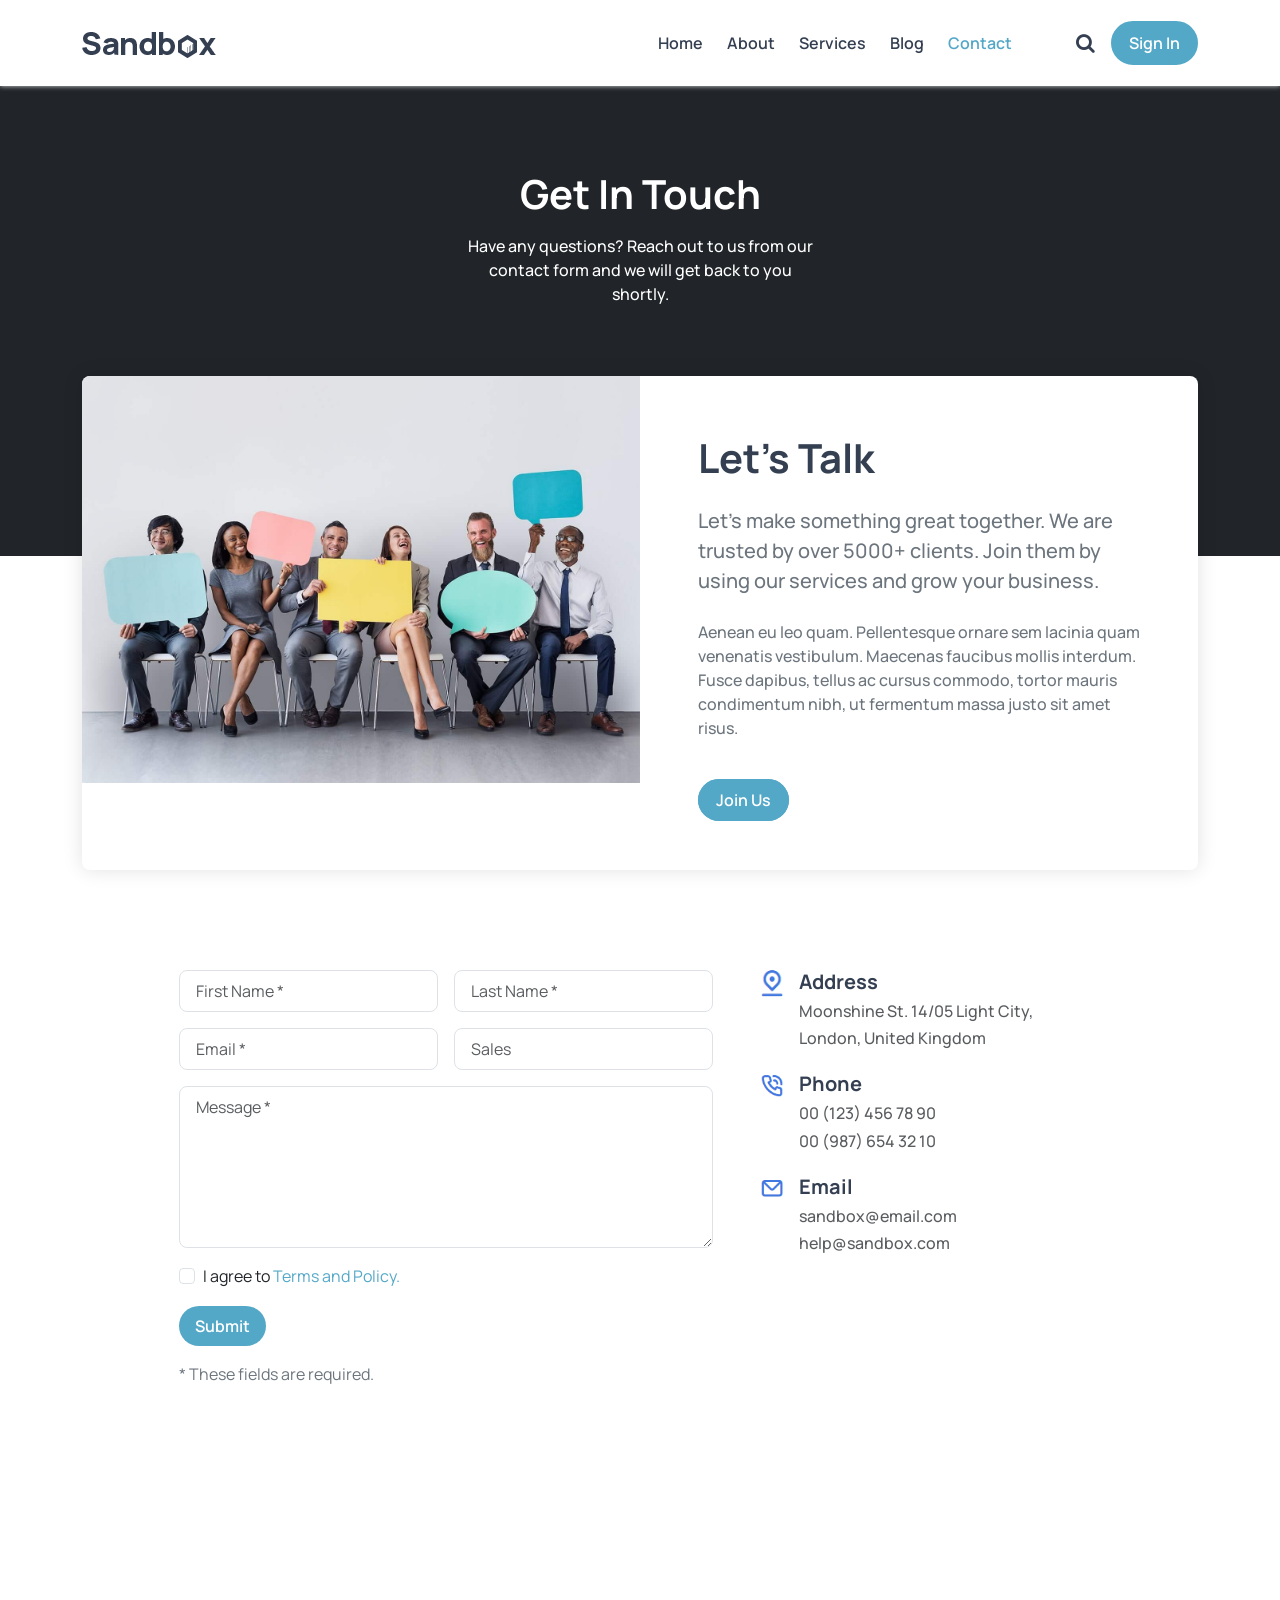
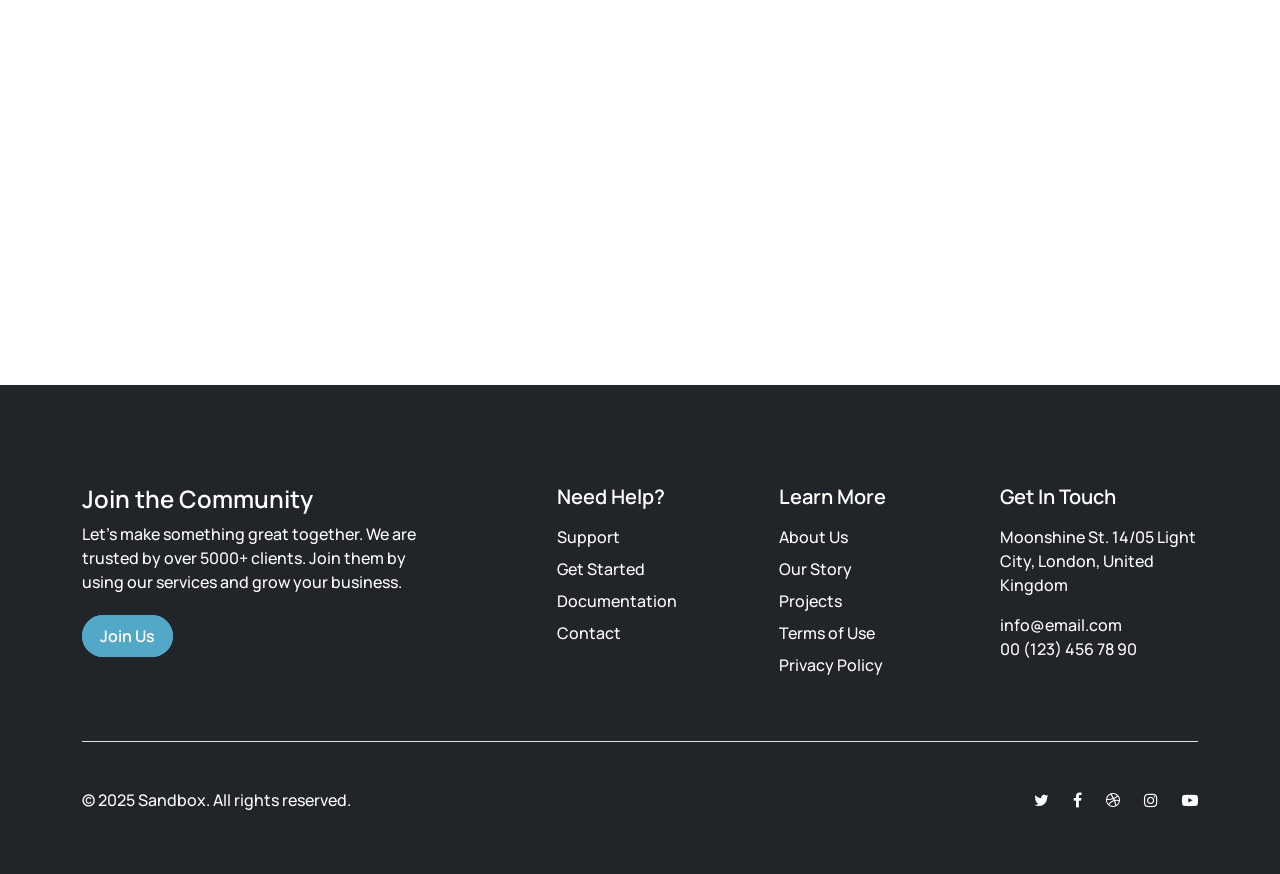
<file: contact.html>
<!DOCTYPE html>
<html lang="en">
<head>
    <meta charset="UTF-8">
    <meta name="viewport" content="width=device-width, initial-scale=1">
    <title>Sandbox || Contact</title>
    <!-- Icons -->
    <link rel="stylesheet" href="https://cdnjs.cloudflare.com/ajax/libs/font-awesome/4.7.0/css/font-awesome.css"
        integrity="sha512-5A8nwdMOWrSz20fDsjczgUidUBR8liPYU+WymTZP1lmY9G6Oc7HlZv156XqnsgNUzTyMefFTcsFH/tnJE/+xBg=="
        crossorigin="anonymous" referrerpolicy="no-referrer" />
    <link rel="icon" type="png" href="images/logo/2.png">
    <!-- Fonts -->
    <link
        href="https://fonts.googleapis.com/css2?family=DM+Serif+Display:ital@0;1&family=Manrope:wght@200..800&display=swap"
        rel="stylesheet">
    <!-- CSS -->
    <link rel="stylesheet" href="https://cdn.jsdelivr.net/npm/bootstrap@5.3.8/dist/css/bootstrap.min.css">
    <link rel="stylesheet" href="css/master.css">
    <link rel="stylesheet" href="css/contact.css">
</head>
<body>
    <!-- Navigation Start -->
    <nav class="navbar navbar-expand-lg bg-white">
        <div class="container">
            <a class="navbar-brand" href="index.html"><img src="images/logo/1.png" alt=""></a>
            <button class="navbar-toggler border-0" type="button" data-bs-toggle="collapse"
                data-bs-target="#navbarNavAltMarkup" aria-controls="navbarNavAltMarkup" aria-expanded="false"
                aria-label="Toggle navigation">
                <span class="navbar-toggler-icon"></span>
            </button>
            <div class="collapse navbar-collapse justify-content-end" id="navbarNavAltMarkup">
                <div class="navbar-nav align-items-lg-center align-items-start">
                    <a class="nav-link me-lg-2 me-0 mt-lg-0 mt-3 fw-semibold" aria-current="page"
                        href="index.html">Home</a>
                    <a class="nav-link me-lg-2 me-0 fw-semibold" href="about.html">About</a>
                    <a class="nav-link me-lg-2 me-0 fw-semibold" href="service.html">Services</a>
                    <a class="nav-link me-lg-2 me-0 fw-semibold" href="blog.html">Blog</a>
                    <a class="nav-link me-lg-5 me-0 fw-semibold active" href="#">Contact</a>
                    <div class="d-flex align-items-center my-lg-0 my-2">
                        <a class="nav-link fw-semibold fs-5 me-2" href="#"><i class="fa fa-search"
                                aria-hidden="true"></i></a>
                        <a href="#"
                            class="btn_a px-3 py-2 text-white fw-semibold rounded-5 text-decoration-none">Sign In</a>
                    </div>
                </div>
            </div>
        </div>
    </nav>
    <!-- Navigation End -->


    <!-- Header Start -->
    <header class="bg-dark">
        <div class="container">
            <div class="headline text-center mx-auto">
                <h1 class="fw-bold text-white mb-lg-3 mb-2">Get In Touch</h1>
                <h6 class="text-white lh-base mb-0">Have any questions? Reach out to us from our contact form and we will get back to you shortly.</h6>
            </div>
        </div>
    </header>
    <!-- Header End -->


    <!-- Contact Top Start -->
    <section class="contact_top">
        <div class="container">
            <div class="wrapper bg-white rounded-3">
                <div class="row g-0">
                    <div class="col-lg-6">
                        <div class="image d-lg-block d-md-block d-none"><img src="images/contact/1.jpg" class="img-fluid" alt=""></div>
                    </div>
                    <div class="col-lg-6">
                        <div class="texts">
                            <h1 class="fw-bold mb-lg-4 mb-md-4 mb-3">Let’s Talk</h1>
                            <h5 class="text-secondary lh-base mb-lg-4 mb-md-4 mb-3">Let's make something great together. We are trusted by over 5000+ clients. Join them by using our services and grow your
                            business.</h5>
                            <h6 class="text-secondary lh-base mb-lg-5 mb-md-5 mb-4">Aenean eu leo quam. Pellentesque ornare sem lacinia quam venenatis vestibulum. Maecenas faucibus mollis interdum. Fusce
                            dapibus, tellus ac cursus commodo, tortor mauris condimentum nibh, ut fermentum massa justo sit amet risus.</h6>
                            <a href="#" class="btn_a px-3 py-2 text-white fw-semibold rounded-5 text-decoration-none">Join Us</a>
                        </div>
                    </div>
                </div>
            </div>
        </div>
    </section>
    <!-- Contact Top End -->


    <!-- Contact Bottom Start -->
    <div class="contact_btm">
        <div class="container">
            <div class="row g-5">
                <div class="col-lg-6 offset-lg-1">
                    <form action="">
                        <div class="row g-lg-3 g-md-3 g-2">
                            <div class="col-lg-6 col-md-6">
                                <div class="input_group">
                                    <input type="text" class="form-control py-2 px-3 rounded-3" placeholder="First Name *">
                                </div>
                            </div>
                            <div class="col-lg-6 col-md-6">
                                <div class="input_group">
                                    <input type="text" class="form-control py-2 px-3 rounded-3" placeholder="Last Name *">
                                </div>
                            </div>
                            <div class="col-lg-6 col-md-6">
                                <div class="input_group">
                                    <input type="email" class="form-control py-2 px-3 rounded-3" placeholder="Email *">
                                </div>
                            </div>
                            <div class="col-lg-6 col-md-6">
                                <div class="input_group">
                                    <input type="text" class="form-control py-2 px-3 rounded-3" placeholder="Sales">
                                </div>
                            </div>
                            <div class="col-lg-12">
                                <div class="input_group">
                                    <textarea name="" id="" class="form-control py-2 px-3 rounded-3" rows="6" placeholder="Message *"></textarea>
                                </div>
                            </div>
                            <div class="col-lg-12">
                                <div class="form-check">
                                    <input class="form-check-input" type="checkbox" value="" id="checkDefault">
                                    <label class="form-check-label" for="checkDefault">
                                        I agree to <a href="#" class="cyan text-decoration-none">Terms and Policy.</a>
                                    </label>
                                </div>
                            </div>
                            <div class="col-lg-12">
                                <button href="#" class="btn_a px-3 border-0 py-2 text-white fw-semibold rounded-5 text-decoration-none mb-lg-3 mb-md-3 mb-2">Submit</button>
                                <p class="text-secondary mb-0">* These fields are required.</p>
                            </div>
                        </div>
                    </form>
                </div>
                <div class="col-lg-5">
                    <div class="items">
                        <div class="item d-flex mb-3">
                            <div class="icon me-3"><img src="images/waw/icon/12.PNG" alt=""></div>
                            <div class="texts">
                                <h5 class="fw-bold">Address</h5>
                                <h6 class="text-muted">Moonshine St. 14/05 Light City,</h6>
                                <h6 class="text-muted">London, United Kingdom</h6>
                            </div>
                        </div>
                        <div class="item d-flex mb-3">
                            <div class="icon me-3"><img src="images/waw/icon/13.PNG" alt=""></div>
                            <div class="texts">
                                <h5 class="fw-bold">Phone</h5>
                                <h6 class="text-muted">00 (123) 456 78 90</h6>
                                <h6 class="text-muted">00 (987) 654 32 10</h6>
                            </div>
                        </div>
                        <div class="item d-flex">
                            <div class="icon me-3"><img src="images/waw/icon/14.PNG" alt=""></div>
                            <div class="texts">
                                <h5 class="fw-bold">Email</h5>
                                <h6 class="text-muted">sandbox@email.com</h6>
                                <h6 class="text-muted">help@sandbox.com</h6>
                            </div>
                        </div>
                    </div>
                </div>
            </div>
        </div>
    </div>
    <!-- Contact Bottom End -->


    <!-- Google Maps Start -->
    <section class="map">
        <iframe
            src="https://www.google.com/maps/embed?pb=!1m14!1m12!1m3!1d116828.2080594231!2d90.37689058203125!3d23.78723367542227!2m3!1f0!2f0!3f0!3m2!1i1024!2i768!4f13.1!5e0!3m2!1sen!2sbd!4v1772862257177!5m2!1sen!2sbd" height="500" style="border:0;" allowfullscreen="" loading="lazy"
            referrerpolicy="no-referrer-when-downgrade"></iframe>
    </section>
    <!-- Google Maps End -->


    <!-- Footer Start -->
    <footer class="bg-dark">
        <div class="container">
            <div class="row">
                <div class="col-lg-4">
                    <h4 class="fw-semibold mb-   text-white">Join the Community</h4>
                    <h6 class="text-white lh-base">Let's make something great together. We are trusted by over 5000+
                        clients. Join them by using our services and grow your
                        business.</h6>
                    <a href="#"
                        class="btn_a px-3 py-2 text-white fw-semibold rounded-5 text-decoration-none">Join Us</a>
                </div>
                <div class="col-lg-7 offset-lg-1">
                    <div class="row">
                        <div class="col-lg-4 col-md-4">
                            <h5 class="fw-semibold mb-lg-3 mb-md-3 mb-2 mt-lg-0 mt-5 text-white">Need Help?</h5>
                            <ul class="links ps-0 list-unstyled">
                                <li class="mb-lg-2 mb-md-2 mb-0"><a href="#"
                                        class="text-white text-decoration-none">Support</a></li>
                                <li class="mb-lg-2 mb-md-2 mb-0"><a href="#" class="text-white text-decoration-none">Get
                                        Started</a></li>
                                <li class="mb-lg-2 mb-md-2 mb-0"><a href="#"
                                        class="text-white text-decoration-none">Documentation</a></li>
                                <li><a href="#" class="text-white text-decoration-none">Contact</a></li>
                            </ul>
                        </div>
                        <div class="col-lg-4 col-md-4">
                            <h5 class="fw-semibold mb-lg-3 mb-md-3 mb-2 mt-lg-0 mt-md-5 mt-4 text-white">Learn More</h5>
                            <ul class="links ps-0 list-unstyled">
                                <li class="mb-lg-2 mb-md-2 mb-0"><a href="about.html"
                                        class="text-white text-decoration-none">About Us</a></li>
                                <li class="mb-lg-2 mb-md-2 mb-0"><a href="#" class="text-white text-decoration-none">Our
                                        Story</a></li>
                                <li class="mb-lg-2 mb-md-2 mb-0"><a href="#"
                                        class="text-white text-decoration-none">Projects</a></li>
                                <li class="mb-lg-2 mb-md-2 mb-0"><a href="#" class="text-white text-decoration-none">Terms
                                        of Use</a></li>
                                <li><a href="#" class="text-white text-decoration-none">Privacy Policy</a></li>
                            </ul>
                        </div>
                        <div class="col-lg-4 col-md-4">
                            <h5 class="fw-semibold mb-3 mt-lg-0 mt-md-0 margin_top mt-4 text-white">Get In Touch</h5>
                            <p class="text-white mb-lg-3 mb-md-3 mb-2">Moonshine St. 14/05 Light City, London, United
                                Kingdom</p>
                            <a href="#" class="email d-block text-white text-decoration-none">info@email.com</a>
                            <a href="#" class="number d-block text-white text-decoration-none">00 (123) 456 78 90</a>
                        </div>
                    </div>
                </div>
            </div>
            <div class="copyright border-top mt-5">
                <div class="row justify-content-between">
                    <div class="col-lg-6 col-md-6">
                        <p class="text-white mb-0 text-lg-start text-md-start text-center mb-lg-0 mb-md-0 mb-2">© 2025 Sandbox.
                            All rights reserved.</p>
                    </div>
                    <div class="col-lg-6 col-md-6">
                        <ul
                            class="socials ps-0 list-unstyled d-flex align-items-center justify-content-lg-end justify-content-md-end justify-content-center">
                            <li class="me-4"><a href="#" class="text-decoration-none text-white"><i class="fa fa-twitter"
                                        aria-hidden="true"></i></a></li>
                            <li class="me-4"><a href="#" class="text-decoration-none text-white"><i class="fa fa-facebook"
                                        aria-hidden="true"></i></a></li>
                            <li class="me-4"><a href="#" class="text-decoration-none text-white"><i class="fa fa-dribbble"
                                        aria-hidden="true"></i></a></li>
                            <li class="me-4"><a href="#" class="text-decoration-none text-white"><i class="fa fa-instagram"
                                        aria-hidden="true"></i></a></li>
                            <li><a href="#" class="text-decoration-none text-white"><i class="fa fa-youtube-play"
                                        aria-hidden="true"></i></a></li>
                        </ul>
                    </div>
                </div>
            </div>
        </div>
    </footer>
    <!-- Footer End -->
    
    
    <!-- Javascript -->
    <script src="https://cdn.jsdelivr.net/npm/bootstrap@5.3.8/dist/js/bootstrap.bundle.min.js"></script>
</body>
</html>
</file>
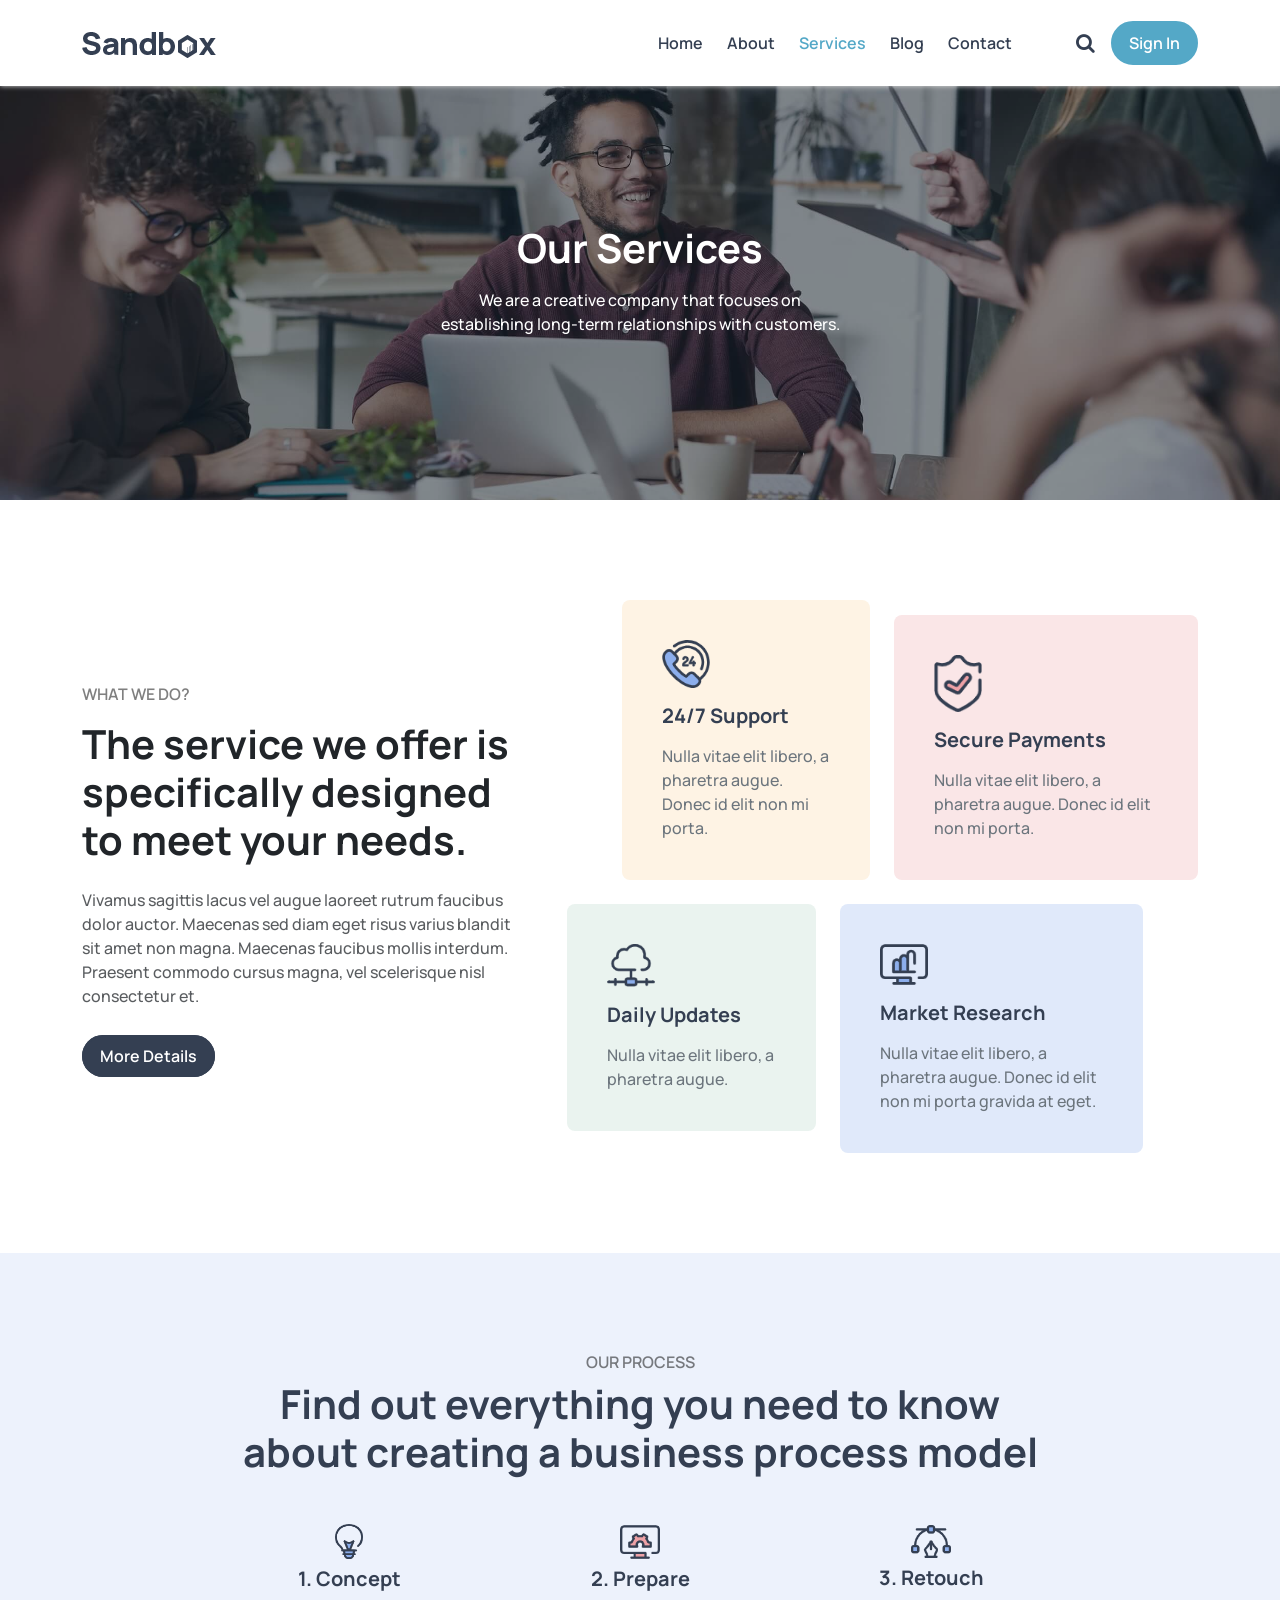
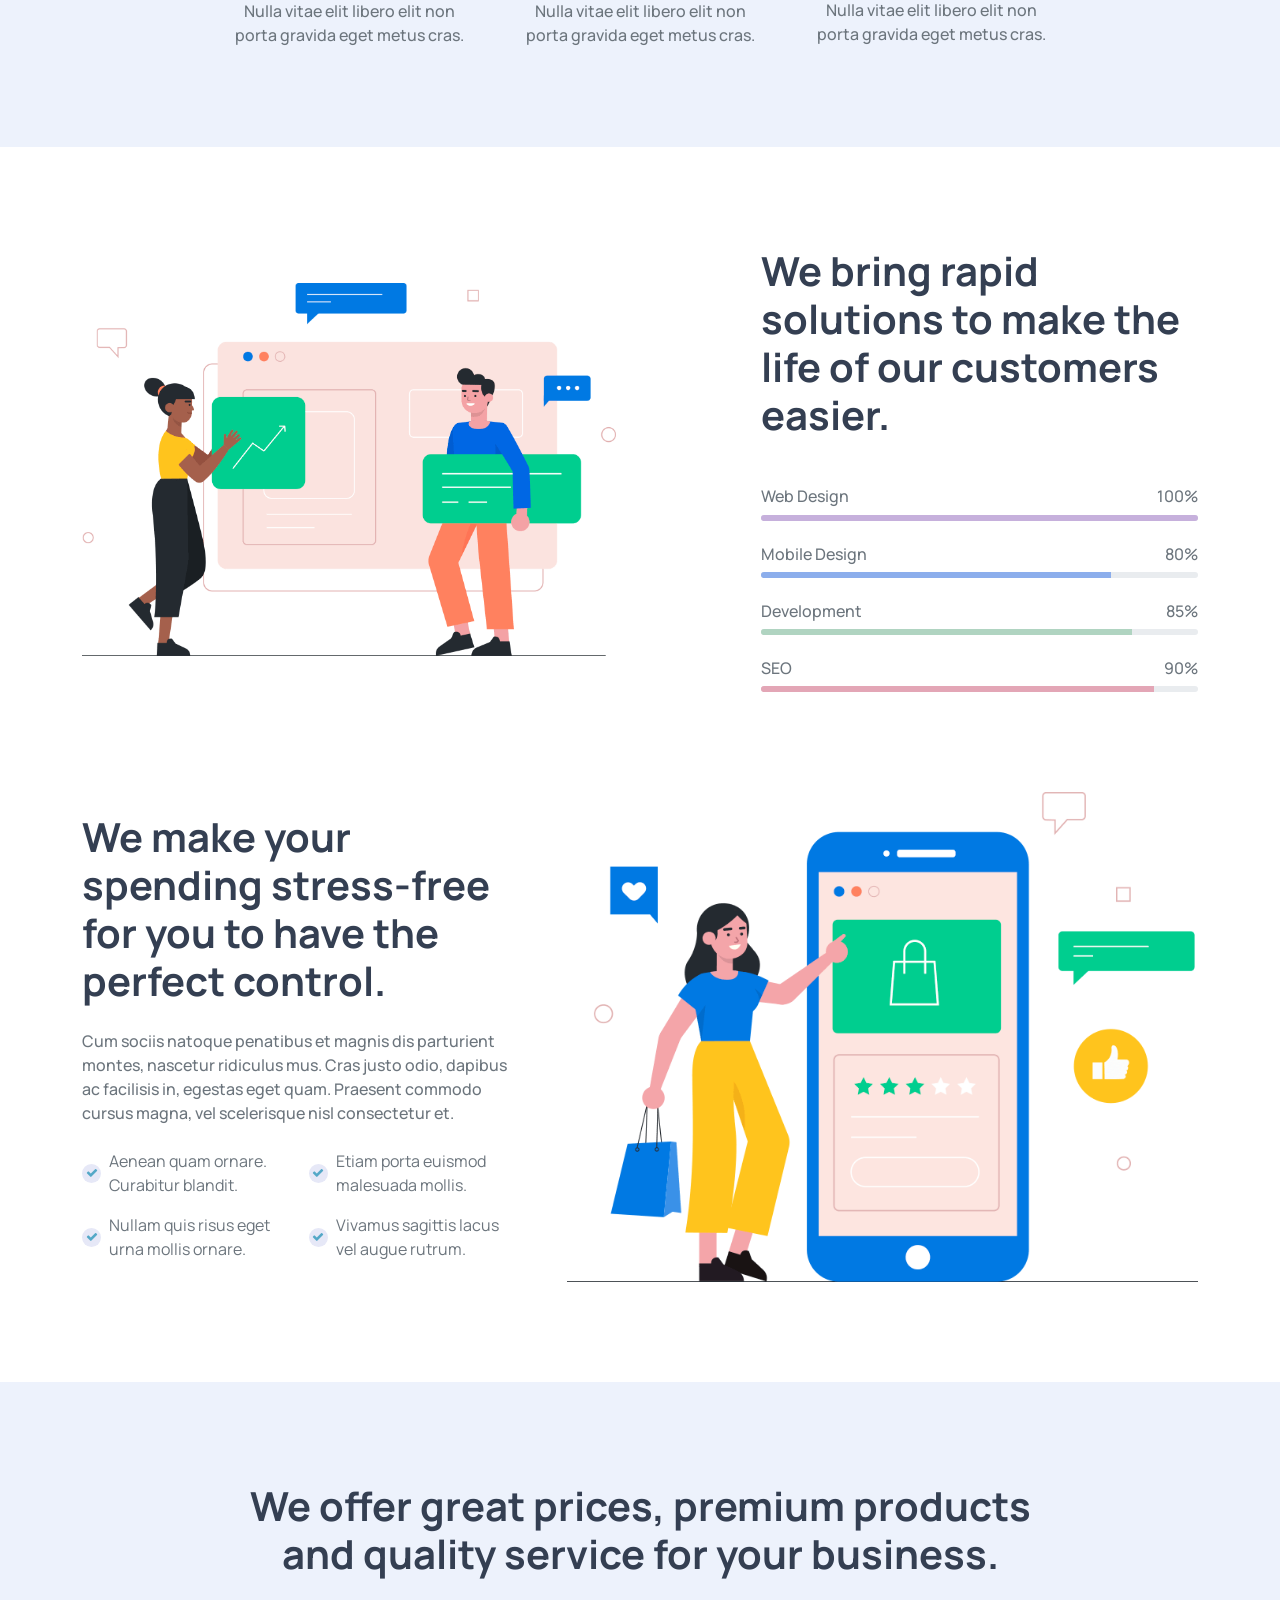
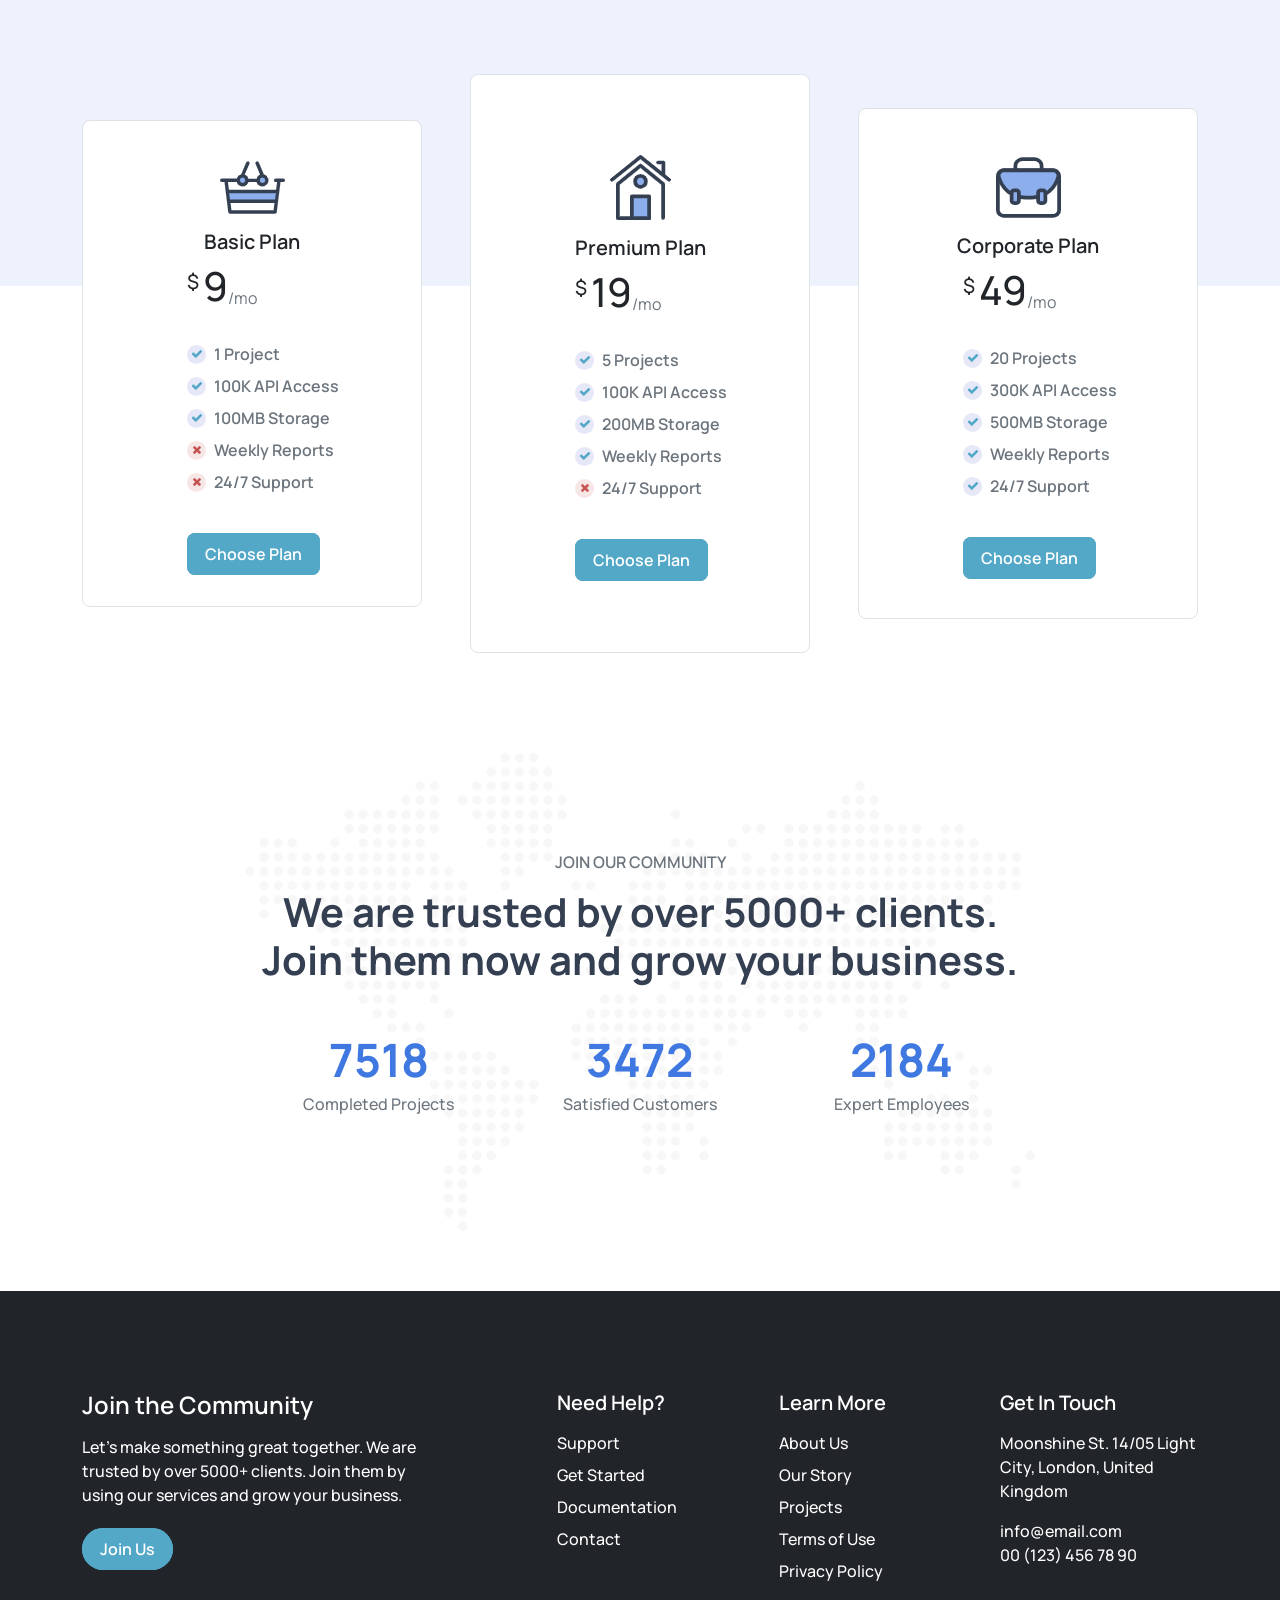
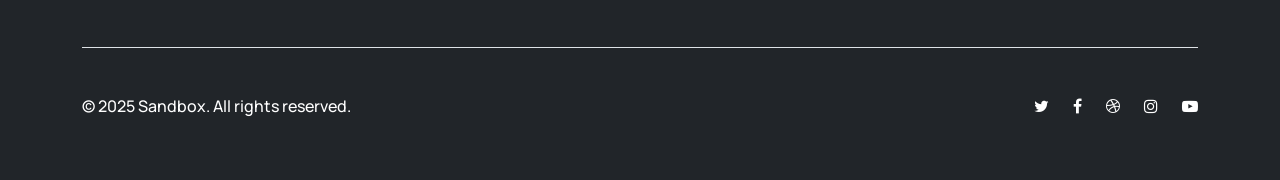
<file: service.html>
<!DOCTYPE html>
<html lang="en">
<head>
    <meta charset="UTF-8">
    <meta name="viewport" content="width=device-width, initial-scale=1">
    <title>Sandbox || Services</title>
    <!-- Icons -->
    <link rel="stylesheet" href="https://cdnjs.cloudflare.com/ajax/libs/font-awesome/4.7.0/css/font-awesome.css"
        integrity="sha512-5A8nwdMOWrSz20fDsjczgUidUBR8liPYU+WymTZP1lmY9G6Oc7HlZv156XqnsgNUzTyMefFTcsFH/tnJE/+xBg=="
        crossorigin="anonymous" referrerpolicy="no-referrer" />
    <link rel="icon" type="png" href="images/logo/2.png">
    <!-- Fonts -->
    <link
        href="https://fonts.googleapis.com/css2?family=DM+Serif+Display:ital@0;1&family=Manrope:wght@200..800&display=swap"
        rel="stylesheet">
    <!-- CSS -->
    <link rel="stylesheet" href="https://cdn.jsdelivr.net/npm/bootstrap@5.3.8/dist/css/bootstrap.min.css">
    <link rel="stylesheet" href="css/master.css">
    <link rel="stylesheet" href="css/service.css">
</head>
<body>
    <!-- Navigation Start -->
    <nav class="navbar navbar-expand-lg bg-white">
        <div class="container">
            <a class="navbar-brand" href="index.html"><img src="images/logo/1.png" alt=""></a>
            <button class="navbar-toggler border-0" type="button" data-bs-toggle="collapse"
                data-bs-target="#navbarNavAltMarkup" aria-controls="navbarNavAltMarkup" aria-expanded="false"
                aria-label="Toggle navigation">
                <span class="navbar-toggler-icon"></span>
            </button>
            <div class="collapse navbar-collapse justify-content-end" id="navbarNavAltMarkup">
                <div class="navbar-nav align-items-lg-center align-items-start">
                    <a class="nav-link me-lg-2 me-0 mt-lg-0 mt-3 fw-semibold" aria-current="page"
                        href="index.html">Home</a>
                    <a class="nav-link me-lg-2 me-0 fw-semibold" href="about.html">About</a>
                    <a class="nav-link me-lg-2 me-0 fw-semibold active" href="#">Services</a>
                    <a class="nav-link me-lg-2 me-0 fw-semibold" href="blog.html">Blog</a>
                    <a class="nav-link me-lg-5 me-0 fw-semibold" href="contact.html">Contact</a>
                    <div class="d-flex align-items-center my-lg-0 my-2">
                        <a class="nav-link fw-semibold fs-5 me-2" href="contact.html"><i class="fa fa-search"
                                aria-hidden="true"></i></a>
                        <a href="contact.html"
                            class="btn_a px-3 py-2 text-white fw-semibold rounded-5 text-decoration-none">Sign In</a>
                    </div>
                </div>
            </div>
        </div>
    </nav>
    <!-- Navigation End -->


    <!-- Header Start -->
    <header>
        <div class="wrapper d-flex justify-content-center align-items-center">
            <div class="container">
                <div class="headline text-center mx-auto">
                    <h1 class="fw-bold text-white mb-lg-3 mb-2">Our Services</h1>
                    <h6 class="text-white lh-base mb-0">We are a creative company that focuses on establishing long-term
                        relationships with customers.</h6>
                </div>
            </div>
        </div>
    </header>
    <!-- Header End -->


    <!-- What We Do Start -->
    <section class="wwd">
        <div class="container">
            <div class="row align-items-center g-lg-5 g-4">
                <div class="col-lg-5">
                    <h6 class="text-black-50 fw-semibold mb-3">WHAT WE DO?</h6>
                    <h1 class="fw-bold mb-lg-4 mb-md-4 mb-3">The service we offer is specifically designed to meet your needs.</h1>
                    <h6 class="text-muted lh-base">Vivamus sagittis lacus vel augue laoreet rutrum faucibus dolor auctor. Maecenas sed diam eget risus varius blandit sit
                    amet non magna. Maecenas faucibus mollis interdum. Praesent commodo cursus magna, vel scelerisque nisl consectetur et.</h6>
                    <div class="margin_btm"></div>
                    <a href="contact.html" class="btn_c px-3 py-2 text-white fw-semibold rounded-5 text-decoration-none">More Details</a>
                    <div class="margin_btm d-lg-none d-block"></div>
                </div>
                <div class="col-lg-7">
                    <div class="row g-lg-4 g-md-4 g-3">
                        <div class="col-12">
                            <div class="row g-lg-4 g-md-4 g-3 align-items-lg-end align-items-center">
                                <div class="col-lg-5 offset-lg-1 col-md-6">
                                    <div class="item a rounded-3">
                                        <div class="image mb-3"><img src="images/waw/icon/15.PNG" alt=""></div>
                                        <h5 class="fw-bold mb-3">24/7 Support</h5>
                                        <h6 class="mb-0 text-secondary lh-base">Nulla vitae elit libero, a pharetra augue. Donec id elit non mi porta.
                                        </h6>
                                    </div>
                                </div>
                                <div class="col-lg-6 col-md-6">
                                    <div class="item b rounded-3">
                                        <div class="image mb-3"><img src="images/waw/icon/16.PNG" alt=""></div>
                                        <h5 class="fw-bold mb-3">Secure Payments</h5>
                                        <h6 class="mb-0 text-secondary lh-base">Nulla vitae elit libero, a pharetra augue. Donec id elit non mi porta.
                                        </h6>
                                    </div>
                                </div>
                            </div>
                        </div>
                        <div class="col-lg-5 col-md-6">
                            <div class="item c rounded-3">
                                <div class="image mb-3"><img src="images/waw/icon/17.PNG" alt=""></div>
                                <h5 class="fw-bold mb-3">Daily Updates</h5>
                                <h6 class="mb-0 text-secondary lh-base">Nulla vitae elit libero, a pharetra augue.</h6>
                            </div>
                        </div>
                        <div class="col-lg-6 col-md-6">
                            <div class="item d rounded-3">
                                <div class="image mb-3"><img src="images/waw/icon/18.PNG" alt=""></div>
                                <h5 class="fw-bold mb-3">Market Research</h5>
                                <h6 class="mb-0 text-secondary lh-base">Nulla vitae elit libero, a pharetra augue. Donec id elit non mi porta gravida at eget.</h6>
                            </div>
                        </div>
                    </div>
                </div>
            </div>
        </div>
    </section>
    <!-- What We Do End -->


    <!-- Process Start -->
    <section class="process">
        <div class="container">
            <div class="headline text-center mx-auto mb-5">
                <h6 class="fw-semibold text-black-50">OUR PROCESS</h6>
                <h1 class="fw-bold">Find out everything you need to know about creating a business process model</h1>
            </div>
            <div class="row g-5 justify-content-center align-items-center">
                <div class="col-lg-3 col-md-4 col-6">
                    <div class="item text-center mx-auto">
                        <div class="image mb-2"><img src="images/waw/icon/19.PNG" class="img_one" alt=""></div>
                        <h5 class="fw-bold">1. Concept</h5>
                        <h6 class="text-secondary mb-0 lh-base">Nulla vitae elit libero elit non porta gravida eget metus cras.</h6>
                    </div>
                </div>
                <div class="col-lg-3 col-md-4 col-6">
                    <div class="item text-center mx-auto">
                        <div class="image mb-2"><img src="images/waw/icon/20.PNG" alt=""></div>
                        <h5 class="fw-bold">2. Prepare</h5>
                        <h6 class="text-secondary mb-0 lh-base">Nulla vitae elit libero elit non porta gravida eget metus cras.</h6>
                    </div>
                </div>
                <div class="col-lg-3 col-md-4">
                    <div class="item text-center mx-auto">
                        <div class="image mb-2"><img src="images/waw/icon/21.PNG" alt=""></div>
                        <h5 class="fw-bold">3. Retouch</h5>
                        <h6 class="text-secondary mb-0 lh-base">Nulla vitae elit libero elit non porta gravida eget metus cras.</h6>
                    </div>
                </div>
            </div>
        </div>
    </section>
    <!-- Process End -->


    <!-- Solution Start -->
    <section class="solution">
        <div class="container">
            <div class="row g-5 align-items-center justify-content-center">
                <div class="col-lg-6">
                    <div class="image"><img src="images/about/1.png" alt="" class="img-fluid"></div>
                </div>
                <div class="col-lg-5 offset-lg-1">
                    <h1 class="fw-bold mb-lg-5 mb-md-5 mb-4">We bring rapid solutions to make the life of our customers easier.</h1>
                    <div class="a mb-4">
                        <div class="labels d-flex justify-content-between align-items-center">
                            <h6 class="text-secondary mb-2">Web Design</h6>
                            <h6 class="text-secondary mb-2">100%</h6>
                        </div>
                        <div class="progress" role="progressbar" aria-label="Example 20px high" aria-valuenow="25" aria-valuemin="0"
                            aria-valuemax="100" style="height: 6px">
                            <div class="progress-bar" style="width: 100%"></div>
                        </div>
                    </div>
                    <div class="b mb-4">
                        <div class="labels d-flex justify-content-between align-items-center">
                            <h6 class="text-secondary mb-2">Mobile Design</h6>
                            <h6 class="text-secondary mb-2">80%</h6>
                        </div>
                        <div class="progress" role="progressbar" aria-label="Example 20px high" aria-valuenow="25" aria-valuemin="0"
                            aria-valuemax="100" style="height: 6px">
                            <div class="progress-bar" style="width: 80%"></div>
                        </div>
                    </div>
                    <div class="c mb-4">
                        <div class="labels d-flex justify-content-between align-items-center">
                            <h6 class="text-secondary mb-2">Development</h6>
                            <h6 class="text-secondary mb-2">85%</h6>
                        </div>
                        <div class="progress" role="progressbar" aria-label="Example 20px high" aria-valuenow="25" aria-valuemin="0"
                            aria-valuemax="100" style="height: 6px">
                            <div class="progress-bar" style="width: 85%"></div>
                        </div>
                    </div>
                    <div class="d">
                        <div class="labels d-flex justify-content-between align-items-center">
                            <h6 class="text-secondary mb-2">SEO</h6>
                            <h6 class="text-secondary mb-2">90%</h6>
                        </div>
                        <div class="progress" role="progressbar" aria-label="Example 20px high" aria-valuenow="25" aria-valuemin="0"
                            aria-valuemax="100" style="height: 6px">
                            <div class="progress-bar" style="width: 90%"></div>
                        </div>
                    </div>
                </div>
            </div>
        </div>
    </section>
    <!-- Solution End -->


    <!-- Control Start -->
    <section class="control">
        <div class="container">
            <div class="row g-5 align-items-center justify-content-center">
                <div class="col-lg-5">
                    <h1 class="fw-bold mb-4">We make your spending stress-free for you to have the perfect control.</h1>
                    <h6 class="text-secondary lh-base mb-4">Cum sociis natoque penatibus et magnis dis parturient montes, nascetur ridiculus mus. Cras justo odio, dapibus ac
                    facilisis in, egestas eget quam. Praesent commodo cursus magna, vel scelerisque nisl consectetur et.</h6>
                    <div class="row g-3">
                        <div class="col-lg-6">
                            <div class="item d-flex align-items-center">
                                <div class="wrapper">
                                    <div class="check me-2 rounded-circle d-flex justify-content-center align-items-center"><i class="fa fa-check"
                                            aria-hidden="true"></i></div>
                                </div>
                                <p class="text-secondary mb-0">Aenean quam ornare. Curabitur blandit.</p>
                            </div>
                        </div>
                        <div class="col-lg-6">
                            <div class="item d-flex align-items-center">
                                <div class="wrapper">
                                    <div class="check me-2 rounded-circle d-flex justify-content-center align-items-center"><i class="fa fa-check"
                                            aria-hidden="true"></i></div>
                                </div>
                                <p class="text-secondary mb-0">Etiam porta euismod malesuada mollis.</p>
                            </div>
                        </div>
                        <div class="col-lg-6">
                            <div class="item d-flex align-items-center">
                                <div class="wrapper">
                                    <div class="check me-2 rounded-circle d-flex justify-content-center align-items-center"><i class="fa fa-check"
                                            aria-hidden="true"></i></div>
                                </div>
                                <p class="text-secondary mb-0">Nullam quis risus eget urna mollis ornare.</p>
                            </div>
                        </div>
                        <div class="col-lg-6">
                            <div class="item d-flex align-items-center">
                                <div class="wrapper">
                                    <div class="check me-2 rounded-circle d-flex justify-content-center align-items-center"><i class="fa fa-check"
                                            aria-hidden="true"></i></div>
                                </div>
                                <p class="text-secondary mb-0">Vivamus sagittis lacus vel augue rutrum.</p>
                            </div>
                        </div>
                    </div>
                </div>
                <div class="col-lg-7">
                    <div class="image"><img src="images/services/2.png" alt="" class="img-fluid"></div>
                </div>
            </div>
        </div>
    </section>
    <!-- Control End -->


    <!-- Pricing Top Start -->
    <section class="pricing_top">
        <div class="container">
            <h1 class="text-center mx-auto fw-bold">We offer great prices, premium products and quality service for your business.</h1>
        </div>
    </section>
    <!-- Pricing Top End -->


    <!-- Pricing Bottom Start -->
    <section class="pricing_btm">
        <div class="container">
            <div class="row g-lg-5 g-md-4 g-3 justify-content-center align-items-center">
                <div class="col-lg-4 col-md-6">
                    <div class="item bg-white border rounded-3">
                        <div class="image text-center mb-3"><img src="images/waw/icon/22.PNG" class="img-fluid" alt=""></div>
                        <h5 class="fw-semibold text-center">Basic Plan</h5>
                        <div class="d-flex mb-3 ms-4">
                            <h5 class="mt-2 me-1">$</h5>
                            <h1 class="mt-lg-0 mt-md-0 mt-1">9</h1>
                            <p class="text-secondary mt-lg-4 mt-3">/mo</p>
                        </div>
                        <ul class="benefits ms-4 ps-0 list-unstyled mb-5">
                            <li class="d-flex align-items-center mb-2">
                                <div class="check me-2 rounded-circle d-flex justify-content-center align-items-center"><i
                                        class="fa fa-check" aria-hidden="true"></i></div>
                                <p class="text-secondary mb-0 fw-semibold">1 Project</p>
                            </li>
                            <li class="d-flex align-items-center mb-2">
                                <div class="check me-2 rounded-circle d-flex justify-content-center align-items-center"><i
                                        class="fa fa-check" aria-hidden="true"></i></div>
                                <p class="text-secondary mb-0 fw-semibold">100K API Access</p>
                            </li>
                            <li class="d-flex align-items-center mb-2">
                                <div class="check me-2 rounded-circle d-flex justify-content-center align-items-center"><i
                                        class="fa fa-check" aria-hidden="true"></i></div>
                                <p class="text-secondary mb-0 fw-semibold">100MB Storage</p>
                            </li>
                            <li class="d-flex align-items-center mb-2">
                                <div class="cross me-2 rounded-circle d-flex justify-content-center align-items-center"><i
                                        class="fa fa-times" aria-hidden="true"></i></div>
                                <p class="text-secondary mb-0 fw-semibold">Weekly Reports</p>
                            </li>
                            <li class="d-flex align-items-center">
                                <div class="cross me-2 rounded-circle d-flex justify-content-center align-items-center"><i
                                        class="fa fa-times" aria-hidden="true"></i></div>
                                <p class="text-secondary mb-0 fw-semibold">24/7 Support</p>
                            </li>
                        </ul>
                        <a href="contact.html" class="btn_a px-3 py-2 text-white fw-semibold rounded-3 text-decoration-none ms-4">Choose Plan</a>
                    </div>
                </div>
                <div class="col-lg-4 col-md-6">
                    <div class="item middle bg-white border rounded-3">
                        <div class="image text-center mb-3"><img src="images/waw/icon/23.PNG" class="img-fluid" alt=""></div>
                        <h5 class="fw-semibold text-center">Premium Plan</h5>
                        <div class="d-flex mb-3 ms-4">
                            <h5 class="mt-2 me-1">$</h5>
                            <h1 class="mt-lg-0 mt-md-0 mt-1">19</h1>
                            <p class="text-secondary mt-lg-4 mt-3">/mo</p>
                        </div>
                        <ul class="benefits ms-4 ps-0 list-unstyled mb-5">
                            <li class="d-flex align-items-center mb-2">
                                <div class="check me-2 rounded-circle d-flex justify-content-center align-items-center"><i
                                        class="fa fa-check" aria-hidden="true"></i></div>
                                <p class="text-secondary mb-0 fw-semibold">5 Projects</p>
                            </li>
                            <li class="d-flex align-items-center mb-2">
                                <div class="check me-2 rounded-circle d-flex justify-content-center align-items-center"><i
                                        class="fa fa-check" aria-hidden="true"></i></div>
                                <p class="text-secondary mb-0 fw-semibold">100K API Access</p>
                            </li>
                            <li class="d-flex align-items-center mb-2">
                                <div class="check me-2 rounded-circle d-flex justify-content-center align-items-center"><i
                                        class="fa fa-check" aria-hidden="true"></i></div>
                                <p class="text-secondary mb-0 fw-semibold">200MB Storage</p>
                            </li>
                            <li class="d-flex align-items-center mb-2">
                                <div class="check me-2 rounded-circle d-flex justify-content-center align-items-center"><i
                                        class="fa fa-check" aria-hidden="true"></i></div>
                                <p class="text-secondary mb-0 fw-semibold">Weekly Reports</p>
                            </li>
                            <li class="d-flex align-items-center">
                                <div class="cross me-2 rounded-circle d-flex justify-content-center align-items-center"><i
                                        class="fa fa-times" aria-hidden="true"></i></div>
                                <p class="text-secondary mb-0 fw-semibold">24/7 Support</p>
                            </li>
                        </ul>
                        <a href="contact.html" class="btn_a px-3 py-2 text-white fw-semibold rounded-3 text-decoration-none ms-4">Choose Plan</a>
                    </div>
                </div>
                <div class="col-lg-4 col-md-12">
                    <div class="item py-5 bg-white border rounded-3">
                        <div class="image text-center mb-3"><img src="images/waw/icon/24.PNG" class="img-fluid" alt=""></div>
                        <h5 class="fw-semibold text-center">Corporate Plan</h5>
                        <div class="d-flex mb-3 ms-4">
                            <h5 class="mt-2 me-1">$</h5>
                            <h1 class="mt-lg-0 mt-md-0 mt-1">49</h1>
                            <p class="text-secondary mt-lg-4 mt-3">/mo</p>
                        </div>
                        <ul class="benefits ms-4 ps-0 list-unstyled mb-5">
                            <li class="d-flex align-items-center mb-2">
                                <div class="check me-2 rounded-circle d-flex justify-content-center align-items-center"><i
                                        class="fa fa-check" aria-hidden="true"></i></div>
                                <p class="text-secondary mb-0 fw-semibold">20 Projects</p>
                            </li>
                            <li class="d-flex align-items-center mb-2">
                                <div class="check me-2 rounded-circle d-flex justify-content-center align-items-center"><i
                                        class="fa fa-check" aria-hidden="true"></i></div>
                                <p class="text-secondary mb-0 fw-semibold">300K API Access</p>
                            </li>
                            <li class="d-flex align-items-center mb-2">
                                <div class="check me-2 rounded-circle d-flex justify-content-center align-items-center"><i
                                        class="fa fa-check" aria-hidden="true"></i></div>
                                <p class="text-secondary mb-0 fw-semibold">500MB Storage</p>
                            </li>
                            <li class="d-flex align-items-center mb-2">
                                <div class="check me-2 rounded-circle d-flex justify-content-center align-items-center"><i
                                        class="fa fa-check" aria-hidden="true"></i></div>
                                <p class="text-secondary mb-0 fw-semibold">Weekly Reports</p>
                            </li>
                            <li class="d-flex align-items-center">
                                <div class="check me-2 rounded-circle d-flex justify-content-center align-items-center"><i
                                        class="fa fa-check" aria-hidden="true"></i></div>
                                <p class="text-secondary mb-0 fw-semibold">24/7 Support</p>
                            </li>
                        </ul>
                        <a href="contact.html" class="btn_a px-3 py-2 text-white fw-semibold rounded-3 text-decoration-none ms-4">Choose Plan</a>
                    </div>
                </div>
            </div>
        </div>
    </section>
    <!-- Pricing Bottom End -->


    <!-- Community Start -->
    <section class="community">
        <div class="container">
            <div class="headline mb-5 text-center mx-auto">
                <h6 class="text-secondary fw-semibold mb-3">JOIN OUR COMMUNITY</h6>
                <h1 class="fw-bold">We are trusted by over 5000+ clients. Join them now and grow your business.</h1>
            </div>
            <div class="row justify-content-center">
                <div class="col-lg-8">
                    <div class="row g-lg-5 g-4">
                        <div class="col-lg-4 col-md-4">
                            <div class="item text-center">
                                <h2 class="fw-bold">7518</h2>
                                <h6 class="text-secondary mb-0">Completed Projects</p>
                            </div>
                        </div>
                        <div class="col-lg-4 col-md-4">
                            <div class="item text-center">
                                <h2 class="fw-bold">3472</h2>
                                <h6 class="text-secondary mb-0">Satisfied Customers</p>
                            </div>
                        </div>
                        <div class="col-lg-4 col-md-4">
                            <div class="item text-center">
                                <h2 class="fw-bold">2184</h2>
                                <h6 class="text-secondary mb-0">Expert Employees</p>
                            </div>
                        </div>
                    </div>
                </div>
            </div>
        </div>
    </section>
    <!-- Community End -->


    <!-- Footer Start -->
    <footer class="bg-dark">
        <div class="container">
            <div class="row">
                <div class="col-lg-4">
                    <h4 class="fw-semibold mb-3 text-white">Join the Community</h4>
                    <h6 class="text-white lh-base">Let's make something great together. We are trusted by over 5000+
                        clients. Join them by using our services and grow your
                        business.</h6>
                    <a href="contact.html"
                        class="btn_a px-3 py-2 text-white fw-semibold rounded-5 text-decoration-none">Join Us</a>
                </div>
                <div class="col-lg-7 offset-lg-1">
                    <div class="row">
                        <div class="col-lg-4 col-md-4">
                            <h5 class="fw-semibold mb-lg-3 mb-md-3 mb-2 mt-lg-0 mt-5 text-white">Need Help?</h5>
                            <ul class="links ps-0 list-unstyled">
                                <li class="mb-lg-2 mb-md-2 mb-0"><a href="#"
                                        class="text-white text-decoration-none">Support</a></li>
                                <li class="mb-lg-2 mb-md-2 mb-0"><a href="#" class="text-white text-decoration-none">Get
                                        Started</a></li>
                                <li class="mb-lg-2 mb-md-2 mb-0"><a href="#"
                                        class="text-white text-decoration-none">Documentation</a></li>
                                <li><a href="contact.html" class="text-white text-decoration-none">Contact</a></li>
                            </ul>
                        </div>
                        <div class="col-lg-4 col-md-4">
                            <h5 class="fw-semibold mb-lg-3 mb-md-3 mb-2 mt-lg-0 mt-md-5 mt-4 text-white">Learn More</h5>
                            <ul class="links ps-0 list-unstyled">
                                <li class="mb-lg-2 mb-md-2 mb-0"><a href="about.html"
                                        class="text-white text-decoration-none">About Us</a></li>
                                <li class="mb-lg-2 mb-md-2 mb-0"><a href="#" class="text-white text-decoration-none">Our
                                        Story</a></li>
                                <li class="mb-lg-2 mb-md-2 mb-0"><a href="#"
                                        class="text-white text-decoration-none">Projects</a></li>
                                <li class="mb-lg-2 mb-md-2 mb-0"><a href="#" class="text-white text-decoration-none">Terms
                                        of Use</a></li>
                                <li><a href="#" class="text-white text-decoration-none">Privacy Policy</a></li>
                            </ul>
                        </div>
                        <div class="col-lg-4 col-md-4">
                            <h5 class="fw-semibold mb-3 mt-lg-0 mt-md-0 margin_top mt-4 text-white">Get In Touch</h5>
                            <p class="text-white mb-lg-3 mb-md-3 mb-2">Moonshine St. 14/05 Light City, London, United
                                Kingdom</p>
                            <a href="#" class="email d-block text-white text-decoration-none">info@email.com</a>
                            <a href="#" class="number d-block text-white text-decoration-none">00 (123) 456 78 90</a>
                        </div>
                    </div>
                </div>
            </div>
            <div class="copyright border-top mt-5">
                <div class="row justify-content-between">
                    <div class="col-lg-6 col-md-6">
                        <p class="text-white mb-0 text-lg-start text-md-start text-center mb-lg-0 mb-md-0 mb-2">© 2025 Sandbox.
                            All rights reserved.</p>
                    </div>
                    <div class="col-lg-6 col-md-6">
                        <ul
                            class="socials ps-0 list-unstyled d-flex align-items-center justify-content-lg-end justify-content-md-end justify-content-center">
                            <li class="me-4"><a href="#" class="text-decoration-none text-white"><i class="fa fa-twitter"
                                        aria-hidden="true"></i></a></li>
                            <li class="me-4"><a href="#" class="text-decoration-none text-white"><i class="fa fa-facebook"
                                        aria-hidden="true"></i></a></li>
                            <li class="me-4"><a href="#" class="text-decoration-none text-white"><i class="fa fa-dribbble"
                                        aria-hidden="true"></i></a></li>
                            <li class="me-4"><a href="#" class="text-decoration-none text-white"><i class="fa fa-instagram"
                                        aria-hidden="true"></i></a></li>
                            <li><a href="#" class="text-decoration-none text-white"><i class="fa fa-youtube-play"
                                        aria-hidden="true"></i></a></li>
                        </ul>
                    </div>
                </div>
            </div>
        </div>
    </footer>
    <!-- Footer End -->
    
    
    <!-- Javascript -->
    <script src="https://cdn.jsdelivr.net/npm/bootstrap@5.3.8/dist/js/bootstrap.bundle.min.js"></script>
</body>
</html>
</file>
<file: css/master.css>
*,*::before,*::after {
    margin: 0;
    padding: 0;
    box-sizing: border-box;
    outline: 0;
}


/* Fonts */
body {
    font-family: "Manrope", sans-serif;
}
.fancy {
    font-family: "DM Serif Display", sans-serif;
}
.cyan {
    color: #54a8c7;
}


/* Buttons */
.btn_a {
    border: 2px solid #54a8c7;
    background-color: #54a8c7;
}
.btn_a:hover {
    transform: translateY(-2px);
    box-shadow: 0 6px 10px 0 #0000001e;
}
.btn_b {
    border: 2px solid #54a8c7;
    color: #54a8c7;
}
.btn_b:hover {
    background-color: #54a8c7;
    color: #fff;
    transform: translateY(-2px);
    box-shadow: 0 6px 10px 0 #0000001e;
}
.btn_c {
    background-color: #343f52;
    border: 2px solid #343f52;
}
.btn_c:hover {
    transform: translateY(-2px);
    box-shadow: 0 6px 10px 0 #0000001e;
}
.btn_d {
    background-color: #a4aec633;
}
.btn_d:hover {
    transform: translateY(-2px);
    box-shadow: 0 6px 10px 0 #0000001e;
}
.btn_e {
    background-color: #e2626b;
}
.btn_e:hover {
    transform: translateY(-2px);
    box-shadow: 0 6px 10px 0 #0000001e;
}


/* Navigation CSS Start */
.navbar {
    position: fixed;
    top: 0;
    left: 0;
    width: 100%;
    z-index: 9999;
    padding: 20px 0;
    box-shadow: 0 0 5px 0 #ddd;
}
.navbar .nav-link {
    color: #343f52;
}
.navbar .active, .navbar .nav-link:hover {
    color: #54a8c7 !important;
}
/* Navigation CSS End */


/* Footer CSS Start */
footer {
    padding: 100px 0 0;
}
footer h4, footer h5 {
    color: #343f52;
}
footer h6, footer p {
    margin-bottom: 30px;
}
footer .links li a, footer p, footer .email, footer .number {
    font-weight: 500;
    transition: 0.4s;
}
footer .links li a:hover, footer .email:hover, footer .number:hover {
    color: #54a8c7 !important;
}
footer .copyright {
    padding: 46px 0;
}
footer .copyright .socials .twitter {
    color: #5daed5;
}
footer .copyright .socials .facebook {
    color: #4470cf;
}
footer .copyright .socials .dribbble {
    color: #e94d88;
}
footer .copyright .socials .instagram {
    color: #d53581;
}
footer .copyright .socials .youtube {
    color: #c8312b;
}
@media screen and (max-width: 768px) {
    footer {
        padding: 60px 0 0;
    }
    footer h4 {
        font-size: 18px;
    }
    footer h5 {
        font-size: 16px;
    }
    footer h6, footer p, footer .links li a, footer .email, footer .number, footer .btn_a {
        font-size: 14px;
    }
    footer .margin_top {
        margin-top: 44px !important;
    }
    footer .copyright {
        padding: 38px 0 24px;
    }
}
@media screen and (max-width: 576px) {
    footer {
        padding: 38px 0 0;
    }
    footer h4 {
        font-size: 16px;
    }
    footer h5 {
        font-size: 14px;
    }
    footer h6, footer p, footer .links li a, footer .email, footer .number, footer .btn_a {
        font-size: 12px;
    }
    footer .margin_top {
        margin-top: 24px !important;
    }
    footer .copyright {
        padding: 34px 0 20px;
    }
}
/* Footer CSS End */
</file>
<file: css/home.css>
/* Header CSS Start */
header {
    padding: 160px 0 80px;
    background-color: #eff7fa;
}
header h1 {
    font-size: 59px;
}
header h1, header h5 {
    color: #343f52;
}
header .image {
    position: relative;
}
header .image .client {
    position: absolute;
    bottom: 16%;
    right: 0;
    padding: 20px 25px;
    box-shadow: 0 0 10px 0 #dddddd76;
}
header .image .client .icon {
    background-color: #eff7fa;
    color: #54a8c7;
    width: 44px;
    height: 44px;
    margin-right: 15px;
}
@media screen and (max-width: 768px) {
    header {
        padding: 120px 0 40px;
    }
    header h1 {
        font-size: 48px;
    }
    header h5 {
        font-size: 16px;
    }
    header p, header a {
        font-size: 14px;
    }
    header .image .client {
        position: absolute;
        bottom: 16%;
        right: 10%;
        padding: 16px 21px;
    }
}
@media screen and (max-width: 576px) {
    header {
        padding: 110px 0 30px;
    }
    header h1 {
        font-size: 24px;
    }
    header h5 {
        font-size: 14px;
    }
    header p, header a {
        font-size: 12px;
    }
    header .image .client {
        position: absolute;
        bottom: 12%;
        right: 0;
        padding: 11px 16px;
    }
}
/* Header CSS End */


/* Brand CSS Start */
.brand {
    padding: 100px 0;
}
.brand h1, .brand .item h5 {
    color: #343f52;
}
.brand .wrapper {
    position: relative;
}
.brand .image {
    max-width: 100px;
}
.brand .image img {
    width: 100%;
}
@media screen and (max-width: 768px) {
    .brand {
        padding: 60px 0;
    }
    .brand h1 {
        font-size: 38px;
    }
    .brand h5 {
        font-size: 16px;
    }
    .brand p {
        font-size: 14px;
    }
}
@media screen and (max-width: 576px) {
    .brand {
        padding: 38px 0;
    }
    .brand h1 {
        font-size: 24px;
    }
    .brand h5 {
        font-size: 14px;
    }
    .brand p {
        font-size: 12px;
    }
}
/* Brand CSS End */


/* Who Are We CSS Start */
.waw {
    padding: 40px 0 0;
}
.waw h1, .waw .item .texts h5 {
    color: #343f52;
}
.waw .image img {
    width: 100%;
}
@media screen and (max-width: 768px) {
    .waw {
        padding: 26px 0 0;
    }
    .waw h1 {
        font-size: 38px;
    }
    .waw h5, .waw .item .texts h5 {
        font-size: 16px;
    }
    .waw p, .waw .item .texts p {
        font-size: 14px;
    }
}
@media screen and (max-width: 576px) {
    .waw h1 {
        font-size: 24px;
    }
    .waw h5, .waw .item .texts h5 {
        font-size: 16px;
    }
    .waw p, .waw .item .texts p {
        font-size: 12px;
    }
}
/* Who Are We CSS End */


/* What We Do CSS Start */
.wwd {
    padding: 100px 0;
}
.wwd h1, .wwd .item .texts h5 {
    color: #343f52;
}
.wwd .image img {
    width: 100%;
}
@media screen and (max-width: 768px) {
    .wwd {
        padding: 60px 0;
    }
    .wwd h1 {
        font-size: 38px;
    }
    .wwd h5, .wwd .item .texts h5 {
        font-size: 16px;
    }
    .wwd .item .texts p {
        font-size: 14px;
    }
}
@media screen and (max-width: 576px) {
    .wwd {
        padding: 38px 0;
    }
    .wwd h1 {
        font-size: 24px;
    }
    .wwd h5, .wwd .item .texts h5 {
        font-size: 16px;
    }
    .wwd .item .texts p {
        font-size: 12px;
    }
}
/* What We Do CSS End */


/* Testimonial CSS Start */
.testimonial {
    background-color: #eff7fa;
}
.testimonial .image {
    margin-top: -80px;
}
.testimonial .dark {
    color: #343f52;
}
.testimonial p {
    color: #aab0bc;
}
@media screen and (max-width: 768px) {
    .testimonial {
        padding: 60px 0;
    }
    .testimonial h5 {
        font-size: 16px;
    }
    .testimonial p, .testimonial .rate li {
        font-size: 14px;
    }
}
@media screen and (max-width: 576px) {
    .testimonial {
        padding: 38px 0;
    }
    .testimonial h5 {
        font-size: 14px;
    }
    .testimonial p, .testimonial .rate li {
        font-size: 12px;
    }
}
/* Testimonial CSS End */


/* Team Top CSS Start */
.team_top {
    padding: 100px 0;
}
.team_top h1, .team_top .item h2 {
    font-size: 38px;
    color: #343f52;
}
@media screen and (max-width: 768px) {
    .team_top {
        padding: 60px 0;
    }
    .team_top h5 {
        font-size: 16px;
    }
    .team_top .item h2 {
        font-size: 28px;
    }
    .team_top .item p {
        font-size: 14px;
    }
}
@media screen and (max-width: 576px) {
    .team_top {
        padding: 38px 0;
    }
    .team_top h1 {
        font-size: 24px;
    }
    .team_top h5 {
        font-size: 14px;
    }
    .team_top .item h2 {
        font-size: 26px;
    }
    .team_top .item p {
        font-size: 12px;
    }
}
/* Team Top CSS End */


/* Team Bottom CSS Start */
.team_btm {
    padding: 0 0 100px;
}
.team_btm .wrapper {
    position: relative;
}
.team_btm .bg {
    position: absolute;
    top: 3%;
    left: 4%;
    width: 100%;
    height: 100%;
    z-index: -1;
}
.team_btm .a {
    background-color: #edf2fc;
}
.team_btm .b {
    background-color: #fcf0f1;
}
.team_btm .c {
    background-color: #edf9f6;
}
.team_btm .d {
    background-color: #f6f3f9;
}
.team_btm .item {
    overflow: hidden;
}
.team_btm .item h5 {
    color: #343f52;
}
.team_btm .item .image img {
    width: 100%;
}
@media screen and (max-width: 768px) {
    .team_btm {
        padding: 0 0 60px;
    }
    .team_btm .item h5 {
        font-size: 16px;
    }
    .team_btm .item p {
        font-size: 14px;
    }
}
@media screen and (max-width: 576px) {
    .team_btm {
        padding: 0 0 38px;
    }
    .team_btm .item h5 {
        font-size: 14px;
    }
    .team_btm .item p {
        font-size: 12px;
    }
}
/* Team Bottom CSS End */


/* Sandbox CSS Start */
.sandbox {
    padding: 100px 0;
}
.sandbox .wrapper {
    position: relative;
}
.sandbox .wrapper .bg {
    position: absolute;
    top: 5%;
    left: 4%;
    width: 100%;
    height: 100%;
    background-color: #edf2fc;
    z-index: -1;
}
.sandbox .image {
    position: relative;
}
.sandbox .image img {
    width: 100%;
    height: auto;
}
.sandbox .image a {
    position: absolute;
    top: 44%;
    left: 44%;
    color: #343f52;
    background-color: #54a8c7;
    width: 66px;
    height: 66px;
    transition: 0.4s;
}
.sandbox .image a:hover {
    background-color: #343f52;
    color: #54a8c7;
}
.sandbox .headline h1 {
    color: #343f52;
}
.sandbox .headline, .sandbox .progress_bar {
    max-width: 400px;
}
.sandbox .progress_bar .progress-bar {
    background-color: #54a8c7 !important;
}
@media screen and (max-width: 768px) {
    .sandbox {
        padding: 60px 0;
    }
    .sandbox .headline h1 {
        font-size: 38px;
    }
    .sandbox .headline h5 {
        font-size: 16px;
    }
    .sandbox .progress_bar {
        max-width: 100%;
    }
    .sandbox .progress_bar .labels p {
        font-size: 14px;
    }
}
@media screen and (max-width: 576px) {
    .sandbox {
        padding: 38px 0;
    }
    .sandbox .headline h1 {
        font-size: 24px;
    }
    .sandbox .headline h5 {
        font-size: 14px;
    }
    .sandbox .progress_bar .labels p {
        font-size: 12px;
    }
    .sandbox .image a {
        top: 39%;
        left: 41%;
    }
}
/* Sandbox CSS End */


/* Pricing CSS Start */
.pricing {
    padding: 100px 0;
}
.pricing .headline {
    max-width: 400px;
}
.pricing .headline h1, .pricing .item h5, .pricing .item h1 {
    color: #343f52;
}
.pricing .margin_top {
    margin-top: 40px;
}
.pricing .item {
    padding: 60px 80px;
    box-shadow: 0 0 30px 0 #ededed
}
.pricing .benefits li .check, .pricing .benefits li .cross {
    width: 19px;
    height: 19px;
    font-size: 12px;
}
.pricing .benefits li .check {
    background-color: #e6e8f7;
    color: #54a8c7;
}
.pricing .benefits li .cross {
    background-color: #f7e6e6;
    color: #c75454;
}
@media screen and (max-width: 768px) {
    .pricing {
        padding: 60px 0;
    }
    .pricing .headline h1 {
        font-size: 38px;
    }
    .pricing .headline h5 {
        font-size: 16px;
    }
    .pricing .item {
        padding: 60px;
    }
    .pricing .benefits li p, .pricing p {
        font-size: 14px;
    }
}
@media screen and (max-width: 576px) {
    .pricing {
        padding: 38px 0;
    }
    .pricing .headline h1 {
        font-size: 24px;
    }
    .pricing .headline h5 {
        font-size: 14px;
    }
    .pricing .item {
        padding: 40px;
    }
    .pricing .benefits li p, .pricing p {
        font-size: 12px;
    }
}
/* Pricing CSS End */


/* FAQ CSS Start */
.faq {
    padding: 100px 0;
    background-color: #eff7fa;
}
.faq h1 {
    color: #343f52;
}
.faq .accordion-button {
    color: #54a8c7;
}
.faq .accordion-button:focus {
    box-shadow: none;
    border: 0;
}
@media screen and (max-width: 768px) {
    .faq {
        padding: 60px 0;
    }
    .faq h1 {
        font-size: 38px;
    }
    .faq h5 {
        font-size: 16px;
    }
    .faq .accordion-button, .faq .accordion-body {
        font-size: 14px;
    }
}
@media screen and (max-width: 576px) {
    .faq {
        padding: 38px 0;
    }
    .faq h1 {
        font-size: 24px;
    }
    .faq h5 {
        font-size: 14px;
    }
    .faq .accordion-button, .faq .accordion-body {
        font-size: 12px;
    }
}
/* FAQ CSS End */
</file>
<file: css/about.css>
/* Header CSS Start */
header {
    padding: 170px 0 250px;
    background-color: #eff7fa;
    margin-bottom: -180px;
}
header .headline {
    max-width: 360px;
}
header .headline h1 {
    color: #343f52;
}
@media screen and (max-width: 768px) {
    header {
        padding: 150px 0 170px;
        margin-bottom: -120px;
    }
    header .headline {
        max-width: 220px;
    }
    header .headline h1 {
        font-size: 38px;
    }
    header .headline h6 {
        font-size: 14px;
    }
    .header_image {
        padding: 0 60px;
    }
}
@media screen and (max-width: 576px) {
    header {
        padding: 130px 0;
        margin-bottom: -100px;
    }
    header .headline {
        max-width: 180px;
    }
    header .headline h1 {
        font-size: 24px;
    }
    header .headline h6 {
        font-size: 12px;
    }
    .header_image {
        padding: 0 30px;
    }
}
/* Header CSS End */


/* Service Top CSS Start */
.service_top {
    padding: 100px 0;
}
.service_top h2 {
    color: #343f52;
}
.service_top .a .progress-bar {
    background-color: #c6b0dc;
}
.service_top .b .progress-bar {
    background-color: #8caeec;
}
.service_top .c .progress-bar {
    background-color: #b0d4c1;
}
.service_top .d .progress-bar {
    background-color: #e3a6b6;
}
@media screen and (max-width: 768px) {
    .service_top {
        padding: 60px 0;
    }
    .service_top h2 {
        font-size: 26px;
    }
    .service_top h6 {
        font-size: 14px;
    }
}
@media screen and (max-width: 576px) {
    .service_top {
        padding: 38px 0;
    }
    .service_top h2 {
        font-size: 17px;
    }
    .service_top h6 {
        font-size: 11px;
    }
}
/* Service Top CSS End */


/* Service Bottom CSS Start */
.service_btm {
    padding: 0 0 100px;
}
.service_btm .item h5 {
    color: #343f52;
}
.service_btm .item h6 {
    max-width: 280px;
}
@media screen and (max-width: 768px) {
    .service_btm {
        padding: 0 0 60px;
    }
    .service_btm .item h5 {
        font-size: 16px;
    }
    .service_btm .item h6 {
        font-size: 14px;
    }
}
@media screen and (max-width: 576px) {
    .service_btm {
        padding: 0 0 38px;
    }
    .service_btm .item h5 {
        font-size: 14px;
    }
    .service_btm .item h6 {
        font-size: 12px;
        max-width: 220px;
    }
}
/* Service Bottom CSS End */


/* How It Works CSS Start */
.hiw {
    padding: 100px 0;
    background-color: #f6f7f9;
}
.hiw h2 {
    max-width: 500px;
    margin-bottom: 38px;
}
.hiw h2, .hiw .item h5 {
    color: #343f52;
}
.hiw .item .icon img {
    width: 34px;
}
@media screen and (max-width: 768px) {
    .hiw {
        padding: 60px 0;
    }
    .hiw h2 {
        font-size: 26px;
    }
    .hiw .item h5 {
        font-size: 16px;
    }
    .hiw h6 {
        font-size: 14px;
    }
}
@media screen and (max-width: 576px) {
    .hiw {
        padding: 38px 0;
    }
    .hiw h2 {
        font-size: 18px;
        margin-bottom: 26px;
    }
    .hiw .item h5 {
        font-size: 14px;
    }
    .hiw h6 {
        font-size: 12px;
    }
}
/* How It Works CSS End */


/* Why Choose Us CSS Start */
.wcu {
    padding: 20px 0 100px;
    background-color: #f6f7f9;
}
.wcu .accordion-button:hover {
    color: #54a8c7;
}
.wcu .accordion-button:focus {
    color: #54a8c7;
    box-shadow: none;
    border: 0;
}
@media screen and (max-width: 768px) {
    .wcu {
        padding: 20px 0 60px;
    }
    .wcu h2 {
        font-size: 26px;
    }
    .wcu h6, .wcu .accordion-button, .wcu .accordion-body {
        font-size: 14px;
        padding: 10px 0;
    }
}
@media screen and (max-width: 576px) {
    .wcu {
        padding: 20px 0 38px; 
    }
    .wcu h2 {
        font-size: 18px;
    }
    .wcu h6, .wcu .accordion-button, .wcu .accordion-body {
        font-size: 12px;
        padding: 6px 0;
    }
}
/* Why Choose Us CSS End */


/* Our Team CSS Start */
.team {
    padding: 100px 0;
}
.team h2 {
    color: #343f52;
}
.team .margin_btm {
    margin-top: 38px;
}
.team .item p {
    font-size: 14px;
    color: #aab0bc;
}
.team .item ul li .twitter {
    color: #5daed5;
}
.team .item ul li .facebook {
    color: #4470cf;
}
.team .item ul li .dribbble {
    color: #e94d88;
}
@media screen and (max-width: 768px) {
    .team {
        padding: 60px 0;
    }
}
/* Our Team CSS End */


/* Testimonial CSS Start */
.testimonial {
    padding: 100px 0;
    background-color: #f6f7f9;
}
.testimonial .wrapper .icon {
    color: #aab0bc68;
}
.testimonial .brand {
    padding: 60px 0 0;
}
.testimonial .brand .image {
    max-width: 100px;
}
.testimonial .brand .image img {
    width: 100%;
}
@media screen and (max-width: 768px) {
    .testimonial {
        padding: 60px 0;
    }
    .testimonial h5 {
        font-size: 16px;
    }
    .testimonial p {
        font-size: 14px;
    }
    .testimonial .brand {
        padding: 30px 0 0;
    }
}
@media screen and (max-width: 576px) {
    .testimonial {
        padding: 38px 0;
    }
    .testimonial h5 {
        font-size: 13px;
    }
    .testimonial p {
        font-size: 12px;
    }
    .testimonial .brand {
        padding: 10px 0 0;
    }
}
/* Testimonial CSS End */


/* Get In Touch CSS Start */
.git {
    padding: 100px 0;
}
.git h2 {
    max-width: 500px;
    margin-bottom: 38px;
}
.git h2, .git .item h5 {
    color: #343f52;
}
.git .item .icon img {
    width: 22px;
}
@media screen and (max-width: 768px) {
    .git {
        padding: 60px 0;
    }
    .git h2 {
        font-size: 26px;
    }
    .git .item h5 {
        font-size: 16px;
    }
    .git h6 {
        font-size: 14px;
    }
}
@media screen and (max-width: 576px) {
    .git {
        padding: 38px 0;
    }
    .git h2 {
        font-size: 18px;
        margin-bottom: 26px;
    }
    .git .item h5 {
        font-size: 14px;
    }
    .git h6 {
        font-size: 12px;
    }
}
/* Get In Touch CSS End */
</file>
<file: css/blog.css>
/* Header CSS Start */
header {
    padding: 170px 0 160px;
    background-color: #eff7fa;
    margin-bottom: -180px;
}
header .headline {
    max-width: 360px;
}
header .headline h1 {
    color: #343f52;
}
@media screen and (max-width: 768px) {
    header {
        padding: 150px 0 120px;
        margin-bottom: -120px;
    }
    header .headline {
        max-width: 300px;
    }
    header .headline h1 {
        font-size: 38px;
    }
    header .headline h6 {
        font-size: 14px;
    }
}
@media screen and (max-width: 576px) {
    header {
        padding: 130px 0 100px;
        margin-bottom: -100px;
    }
    header .headline {
        max-width: 260px;
    }
    header .headline h1 {
        font-size: 24px;
    }
    header .headline h6 {
        font-size: 12px;
    }
}
/* Header CSS End */


/* Blog CSS Start */
.blog {
    padding: 100px 0;
}
.blog .item {
    overflow: hidden;
}
.blog .item .image {
    position: relative;
    overflow: hidden;
}
.blog .item .image a {
    position: absolute;
    top: 0;
    left: 0;
    width: 100%;
    height: 100%;
    background-color: #191c24a2;
    opacity: 0;
}
.blog .item .image img {
    width: 100%;
    height: auto;
    transition: 0.4s;
}
.blog .item .image:hover img {
    transform: scale(1.04);
}
.blog .item .image:hover a {
    opacity: 1;
}
.blog .item .texts {
    padding: 40px 50px;
}
.blog .item .texts .category p, .blog .item .texts .category a {
    color: #54a8c7;
    font-size: 14px;
}
.blog .item .texts h4 {
    color: #343f52;
    transition: 0.4s;
}
.blog .item .texts h4:hover, .blog .info ul li a:hover, .blog .info .likes a:hover {
    color: #54a8c7;
}
.blog .info {
    padding: 25px 50px;
}
.blog .info ul li, .blog .info ul li a, .blog .info .likes a {
    font-size: 14px;
    color: #aab0bc;
    transition: 0.4s;
}
@media screen and (max-width: 768px) {
    .blog {
        padding: 60px 0;
    }
    .blog .item .texts {
        padding: 30px 40px;
    }
    .blog .item .texts h4 {
        font-size: 18px;
    }
    .blog .item .texts h6 {
        font-size: 14px;
    }
    .blog .item .texts .category p, .blog .item .texts .category a, .blog .info ul li, .blog .info ul li a, .blog .info .likes a {
        font-size: 12px;
    }
    .blog .info {
        padding: 15px 40px;
    }
}
@media screen and (max-width: 576px) {
    .blog {
        padding: 38px 0;
    }
    .blog .item .texts {
        padding: 16px;
    }
    .blog .item .texts h4 {
        font-size: 12px;
    }
    .blog .item .texts h6 {
        font-size: 10px;
    }
    .blog .item .texts .category p, .blog .item .texts .category a, .blog .info ul li, .blog .info ul li a, .blog .info .likes a {
        font-size: 8px;
    }
    .blog .info {
        padding: 6px 16px;
    }
}
/* Blog CSS End */
</file>
<file: css/blog_details.css>
/* Header CSS Start */
header {
    padding: 170px 0 160px;
    background-color: #eff7fa;
    margin-bottom: -180px;
}
header .headline {
    max-width: 560px;
}
header .headline .category p, header .headline .category a {
    color: #54a8c7;
    font-size: 14px;
}
header .headline h1 {
    color: #343f52;
}
header .info li, header .info li a {
    font-size: 14px;
    color: #aab0bc;
    transition: 0.4s;
}
header .info li a:hover {
    color: #54a8c7;
}
@media screen and (max-width: 768px) {
    header {
        padding: 150px 0 120px;
        margin-bottom: -120px;
    }
    header .headline {
        max-width: 500px;
    }
    header .headline .category p, header .headline .category a, header .info li, header .info li a {
        font-size: 12px;
    }
    header .headline h1 {
        font-size: 38px;
    }
    header .headline h6 {
        font-size: 14px;
    }
}
@media screen and (max-width: 576px) {
    header {
        padding: 130px 0 100px;
        margin-bottom: -100px;
    }
    header .headline .category p, header .headline .category a, header .info li, header .info li a {
        font-size: 9px;
    }
    header .headline h1 {
        font-size: 22px;
    }
    header .headline h6 {
        font-size: 12px;
    }
}
/* Header CSS End */


/* Details CSS Start */
.detail {
    padding: 100px 0;
}
.detail .item {
    overflow: hidden;
}
.detail .item .image {
    position: relative;
    overflow: hidden;
}
.detail .item .image img {
    width: 100%;
    height: auto;
}
.detail .item .texts {
    padding: 40px 50px;
}
.detail .quote {
    padding-left: 20px;
    border-left: 3px solid #54a8c7;
}
.detail .quote h6 {
    color: #aab0bc;
    font-size: 12px;
}
.detail .buttons {
    padding: 0 0 90px;
    margin: 0 0 70px;
}
.detail .comment_a, .detail .articles, .detail .comments {
    padding: 0 0 80px;
    margin: 0 0 90px;
}
.detail .comment_a .profile img, .detail .comment_b .profile img {
    width: 66px;
    height: auto;
}
.detail .comment_a .socials .twitter {
    color: #5daed5;
}
.detail .comment_a .socials .facebook {
    color: #4470cf;
}
.detail .comment_a .socials .dribbble {
    color: #e94d88;
}
.detail .comment_a .socials .instagram {
    color: #d53581;
}
.detail .comment_a .socials .youtube {
    color: #c8312b;
}
.detail .comment_b {
    margin-bottom: 34px;
}
.detail .item {
    overflow: hidden;
}
.detail .item .image {
    position: relative;
    overflow: hidden;
}
.detail .item .image a {
    position: absolute;
    top: 0;
    left: 0;
    width: 100%;
    height: 100%;
    background-color: #191c24a2;
    opacity: 0;
}
.detail .item .image img {
    width: 100%;
    height: auto;
    transition: 0.4s;
}
.detail .item .image:hover img {
    transform: scale(1.04);
}
.detail .item .image:hover a {
    opacity: 1;
}
.detail .article .texts {
    padding: 30px 0 0;
}
.detail .item .texts .category p, .detail .item .texts .category a {
    color: #54a8c7;
    font-size: 14px;
}
.detail .item .texts h4 {
    color: #343f52;
    transition: 0.4s;
}
.detail .article .texts h4:hover, .detail .info ul li a:hover, .detail .info .likes a:hover {
    color: #54a8c7;
}
.detail .info ul li, .detail .info ul li a, .detail .info .likes a {
    font-size: 14px;
    color: #aab0bc;
    transition: 0.4s;
}
@media screen and (max-width: 768px) {
    .detail {
        padding: 60px 0;
    }
    .detail .item .texts h4 {
        font-size: 22px;
        margin-bottom: 16px !important;
    }
    .detail .item .texts h6 {
        font-size: 14px;
    }
    .detail .item .texts {
        padding: 30px 40px;
    }
    .detail .quote h5 {
        font-size: 16px;
    }
    .detail .quote h6 {
        font-size: 10px !important;
    }
    .detail .btn_d, .detail .btn_e, .detail .btn_a {
        font-size: 14px;
    }
    .detail .buttons {
        padding: 0 0 80px;
        margin: 0 0 60px;
    }
    .detail .comment_a, .detail .articles, .detail .comments {
        padding: 0 0 70px;
        margin: 0 0 80px;
    }
    .detail .article .texts {
        padding: 20px 0 0;
    }
}
@media screen and (max-width: 576px) {
    .detail {
        padding: 38px 0;
    }
    .detail .item .texts h4 {
        font-size: 18px;
    }
    .detail .item .texts h6 {
        font-size: 12px;
    }
    .detail .item .texts {
        padding: 20px 30px;
    }
    .detail .quote h5 {
        font-size: 12px;
    }
    .detail .quote h6 {
        font-size: 8px !important;
    }
    .detail .btn_d, .detail .btn_e, .detail .btn_a {
        font-size: 12px;
    }
    .detail .buttons {
        padding: 0 0 70px;
        margin: 0 0 50px;
    }
    .detail .comment_a, .detail .articles, .detail .comments {
        padding: 0 0 60px;
        margin: 0 0 70px;
    }
    .detail .article .texts {
        padding: 20px 0 0;
    }
}
/* Details CSS End */
</file>
<file: css/contact.css>
/* Header CSS Start */
header {
    padding: 170px 0 250px;
    margin-bottom: -180px;
}
header .headline {
    max-width: 360px;
}
@media screen and (max-width: 768px) {
    header {
        padding: 150px 0 170px;
        margin-bottom: -100px;
    }
    header .headline {
        max-width: 280px;
    }
    header .headline h1 {
        font-size: 38px;
    }
    header .headline h6 {
        font-size: 14px;
    }
    .header_image {
        padding: 0 60px;
    }
}
@media screen and (max-width: 576px) {
    header {
        padding: 130px 0;
        margin-bottom: -80px;
    }
    header .headline {
        max-width: 180px;
    }
    header .headline h1 {
        font-size: 24px;
    }
    header .headline h6 {
        font-size: 12px;
    }
    .header_image {
        padding: 0 30px;
    }
}
/* Header CSS End */


/* Contact Top CSS Start */
.contact_top .wrapper {
    overflow: hidden;
    box-shadow: 0 0 20px 0 #0000001e;
}
.contact_top .wrapper .texts {
    padding: 58px;
}
.contact_top .wrapper .texts h1 {
    color: #343f52;
}
@media screen and (max-width: 768px) {
    .contact_top .wrapper .texts {
        padding: 48px;
    }
    .contact_top .wrapper .texts h1 {
        font-size: 30px;
    }
    .contact_top .wrapper .texts h5 {
        font-size: 16px;
    }
    .contact_top .wrapper .texts h6, .contact_top .wrapper .btn_a {
        font-size: 14px;
    }
}
@media screen and (max-width: 576px) {
    .contact_top .wrapper .texts {
        padding: 28px 28px 36px;
    }
    .contact_top .wrapper .texts h1 {
        font-size: 24px;
    }
    .contact_top .wrapper .texts h5 {
        font-size: 14px;
    }
    .contact_top .wrapper .texts h6, .contact_top .wrapper .btn_a {
        font-size: 12px;
    }
}
/* Contact Top CSS End */


/* Contact Bottom CSS Start */
.contact_btm {
    padding: 100px 0;
}
.contact_btm .input_group input:focus, .contact_btm .input_group textarea:focus, .contact_btm .form-check .form-check-input:focus {
    box-shadow: none;
}
.contact_btm h2, .contact_btm .item h5 {
    color: #343f52;
}
.contact_btm .item .icon img {
    width: 22px;
}
@media screen and (max-width: 768px) {
    .contact_btm {
        padding: 60px 0;
    }
    .contact_btm .input_group input, .contact_btm .input_group textarea, .contact_btm .form-check label, .contact_btm button, .contact_btm p, .contact_btm .item h6 {
        font-size: 14px;
    }
    .contact_btm .item h5 {
        font-size: 16px;
    }
}
@media screen and (max-width: 576px) {
    .contact_btm {
        padding: 38px 0;
    }
    .contact_btm .input_group input, .contact_btm .input_group textarea, .contact_btm .form-check label, .contact_btm button, .contact_btm p, .contact_btm .item h6 {
        font-size: 12px;
    }
    .contact_btm .item h5 {
        font-size: 14px;
    }
}
/* Contact Bottom CSS End */


/* Google Maps CSS Start */
.map iframe {
    width: 100%;
    margin-bottom: -7px;
}
/* Google Maps CSS End */
</file>
<file: css/service.css>
/* Header CSS Start */
header {
    padding: 250px 0;
    background: url(../images/services/1.jpg);
    background-repeat: no-repeat;
    background-size: cover;
    background-position: center;
    position: relative;
}
header .wrapper {
    position: absolute;
    top: 0;
    left: 0;
    width: 100%;
    height: 100%;
    background-color: rgba(24, 34, 35, 0.5);
}
header .wrapper .headline {
    margin-top: 60px;
    max-width: 410px;
}
@media screen and (max-width: 768px) {
    header {
        padding: 200px;
    }
    header .wrapper .headline {
        max-width: 380px;
    }
    header .wrapper .headline h1 {
        font-size: 38px;
    }
    header .wrapper .headline h6 {
        font-size: 14px;
    }
}
@media screen and (max-width: 576px) {
    header {
        padding: 150px 0;
    }
    header .wrapper .headline {
        margin-top: 70px;
        max-width: 100%;
    }
    header .wrapper .headline h1 {
        font-size: 24px;
    }
    header .wrapper .headline h6 {
        font-size: 12px;
    }
}
/* Header CSS End */


/* What We Do CSS Start */
.wwd {
    padding: 100px 0;
    background-color: #fff;
}
.wwd .margin_btm {
    margin-bottom: 36px;
}
.wwd .item {
    padding: 40px;
}
.wwd .item .image img {
    width: 48px;
}
.wwd .item h5 {
    color: #343f52;
}
.wwd .a {
    background-color: #fef3e4;
}
.wwd .b {
    background-color: #fae6e7;
}
.wwd .c {
    background-color: #eaf3ef;
}
.wwd .d {
    background-color: #e0e9fa;
}
@media screen and (max-width: 768px) {
    .wwd {
        padding: 60px 0;
    }
    .wwd h6, .wwd .item h6, .wwd .btn_c {
        font-size: 14px;
    }
    .wwd h1 {
        font-size: 38px;
    }
    .wwd .item {
        padding: 30px;
    }
    .wwd .item h5 {
        font-size: 16px;
    }
}
@media screen and (max-width: 576px) {
    .wwd {
        padding: 38px 0;
    }
    .wwd h6, .wwd .item h6, .wwd .btn_c {
        font-size: 12px;
    }
    .wwd h1 {
        font-size: 24px;
    }
    .wwd .item {
        padding: 28px;
    }
    .wwd .item h5 {
        font-size: 14px;
    }
    .wwd .margin_btm {
        margin-bottom: 30px;
    }
}
/* What We Do CSS End */


/* Process CSS Start */
.process {
    background-color: #edf2fc;
    padding: 100px 0;
}
.process .headline {
    max-width: 800px;
}
.process .headline h1, .process .item h5 {
    color: #343f52;
}
.process .item .image img {
    width: 40px;
}
.process .item .image .img_one {
    width: 28px;
}
@media screen and (max-width: 768px) {
    .process {
        padding: 60px 0;
    }
    .process .headline h6, .process .item h6 {
        font-size: 14px;
    }
    .process .item h5 {
        font-size: 16px;
    }
}
@media screen and (max-width: 576px) {
    .process {
        padding: 38px 0;
    }
    .process .headline h6, .process .item h6 {
        font-size: 12px;
    }
    .process .headline h1 {
        font-size: 24px;
    }
    .process .item h5 {
        font-size: 14px;
    }
}
/* Process CSS End */


/* Solution CSS Start */
.solution {
    padding: 100px 0;
}
.solution h1 {
    color: #343f52;
}
.solution .a .progress-bar {
    background-color: #c6b0dc;
}
.solution .b .progress-bar {
    background-color: #8caeec;
}
.solution .c .progress-bar {
    background-color: #b0d4c1;
}
.solution .d .progress-bar {
    background-color: #e3a6b6;
}
@media screen and (max-width: 768px) {
    .solution {
        padding: 60px 0;
    }
    .solution h1 {
        font-size: 38px;
    }
    .solution .labels h6 {
        font-size: 14px;
    }
}
@media screen and (max-width: 576px) {
    .solution {
        padding: 38px 0;
    }
    .solution h1 {
        font-size: 24px;
    }
    .solution .labels h6 {
        font-size: 12px;
    }
}
/* Solution CSS End */


/* Control CSS Start */
.control {
    padding: 0 0 100px;
}
.control h1 {
    color: #343f52;
}
.control .item .check {
    width: 19px;
    height: 19px;
    font-size: 12px;
    background-color: #e6e8f7;
    color: #54a8c7;
}
@media screen and (max-width: 768px) {
    .control {
        padding: 60px 0;
    }
    .control h1 {
        font-size: 38px;
    }
    .control h6, .control .item p {
        font-size: 14px;
    }
}
@media screen and (max-width: 576px) {
    .control {
        padding: 38px 0;
    }
    .control h1 {
        font-size: 24px;
    }
    .control h6, .control .item p {
        font-size: 12px;
    }
}
/* Control CSS End */


/* Pricing Top Start */
.pricing_top {
    padding: 100px 0 300px;
    background-color: #edf2fc;
}
.pricing_top h1 {
    color: #343f52;
    max-width: 800px;
}
@media screen and (max-width: 768px) {
    .pricing_top {
        padding: 60px 0 180px;
    }
    .pricing_top h1 {
        font-size: 38px;
    }
}
@media screen and (max-width: 576px) {
    .pricing_top {
        padding: 38px 0 114px;
    }
    .pricing_top h1 {
        font-size: 24px;
    }
}
/* Pricing Top End */


/* Pricing Bottom CSS Start */
.pricing_btm {
    margin-top: -260px;
    padding: 0 0 100px;
}
.pricing_btm .item {
    padding: 40px 80px;
}
.pricing_btm .middle {
    padding: 80px;
}
.pricing_btm .benefits li .check, .pricing_btm .benefits li .cross {
    width: 19px;
    height: 19px;
    font-size: 12px;
}
.pricing_btm .benefits li .check {
    background-color: #e6e8f7;
    color: #54a8c7;
}
.pricing_btm .benefits li .cross {
    background-color: #f7e6e6;
    color: #c75454;
}
@media screen and (max-width: 768px) {
    .pricing_btm {
        margin-top: -140px;
        padding: 0 0 60px;
    }
    .pricing_btm .item {
        padding: 40px 60px;
    }
    .pricing_btm .middle {
        padding: 34px 60px;
    }
    .pricing_btm .item h5 {
        font-size: 16px;
    }
    .pricing_btm .item p, .pricing_btm .benefits li, .pricing_btm .btn_a {
        font-size: 14px;
    }
}
@media screen and (max-width: 576px) {
    .pricing_btm {
        margin-top: -100px;
        padding: 0 0 38px;
    }
    .pricing_btm .item {
        padding: 30px 40px;
    }
    .pricing_btm .middle {
        padding: 24px 40px;
    }
    .pricing_btm .item h5 {
        font-size: 14px;
    }
    .pricing_btm .item p, .pricing_btm .benefits li, .pricing_btm .btn_a {
        font-size: 12px;
    }
}
/* Pricing Bottom CSS End */


/* Community CSS Start */
.community {
    padding: 100px 0;
    margin: 0 0 60px;
    background: url(../images/services/3.png);
    background-repeat: no-repeat;
    background-size: contain;
    background-position: center;
}
.community .headline {
    max-width: 800px;
}
.community .headline h1 {
    color: #343f52;
}
.community .item h2 {
    font-size: 46px;
    color: #3f78e0;
}
@media screen and (max-width: 768px) {
    .community {
        padding: 60px 0;
        margin: 0 0 60px;
    }
    .community .headline h6, .community .item h6 {
        font-size: 14px;
    }
    .community h1, .community .item h2 {
        font-size: 38px;
    }
}
@media screen and (max-width: 576px) {
    .community {
        padding: 38px 0;
        margin: 0 0 38px;
    }
    .community .headline h6, .community .item h6 {
        font-size: 12px;
    }
    .community h1, .community .item h2 {
        font-size: 24px;
    }
}
/* Community CSS End */
</file>
